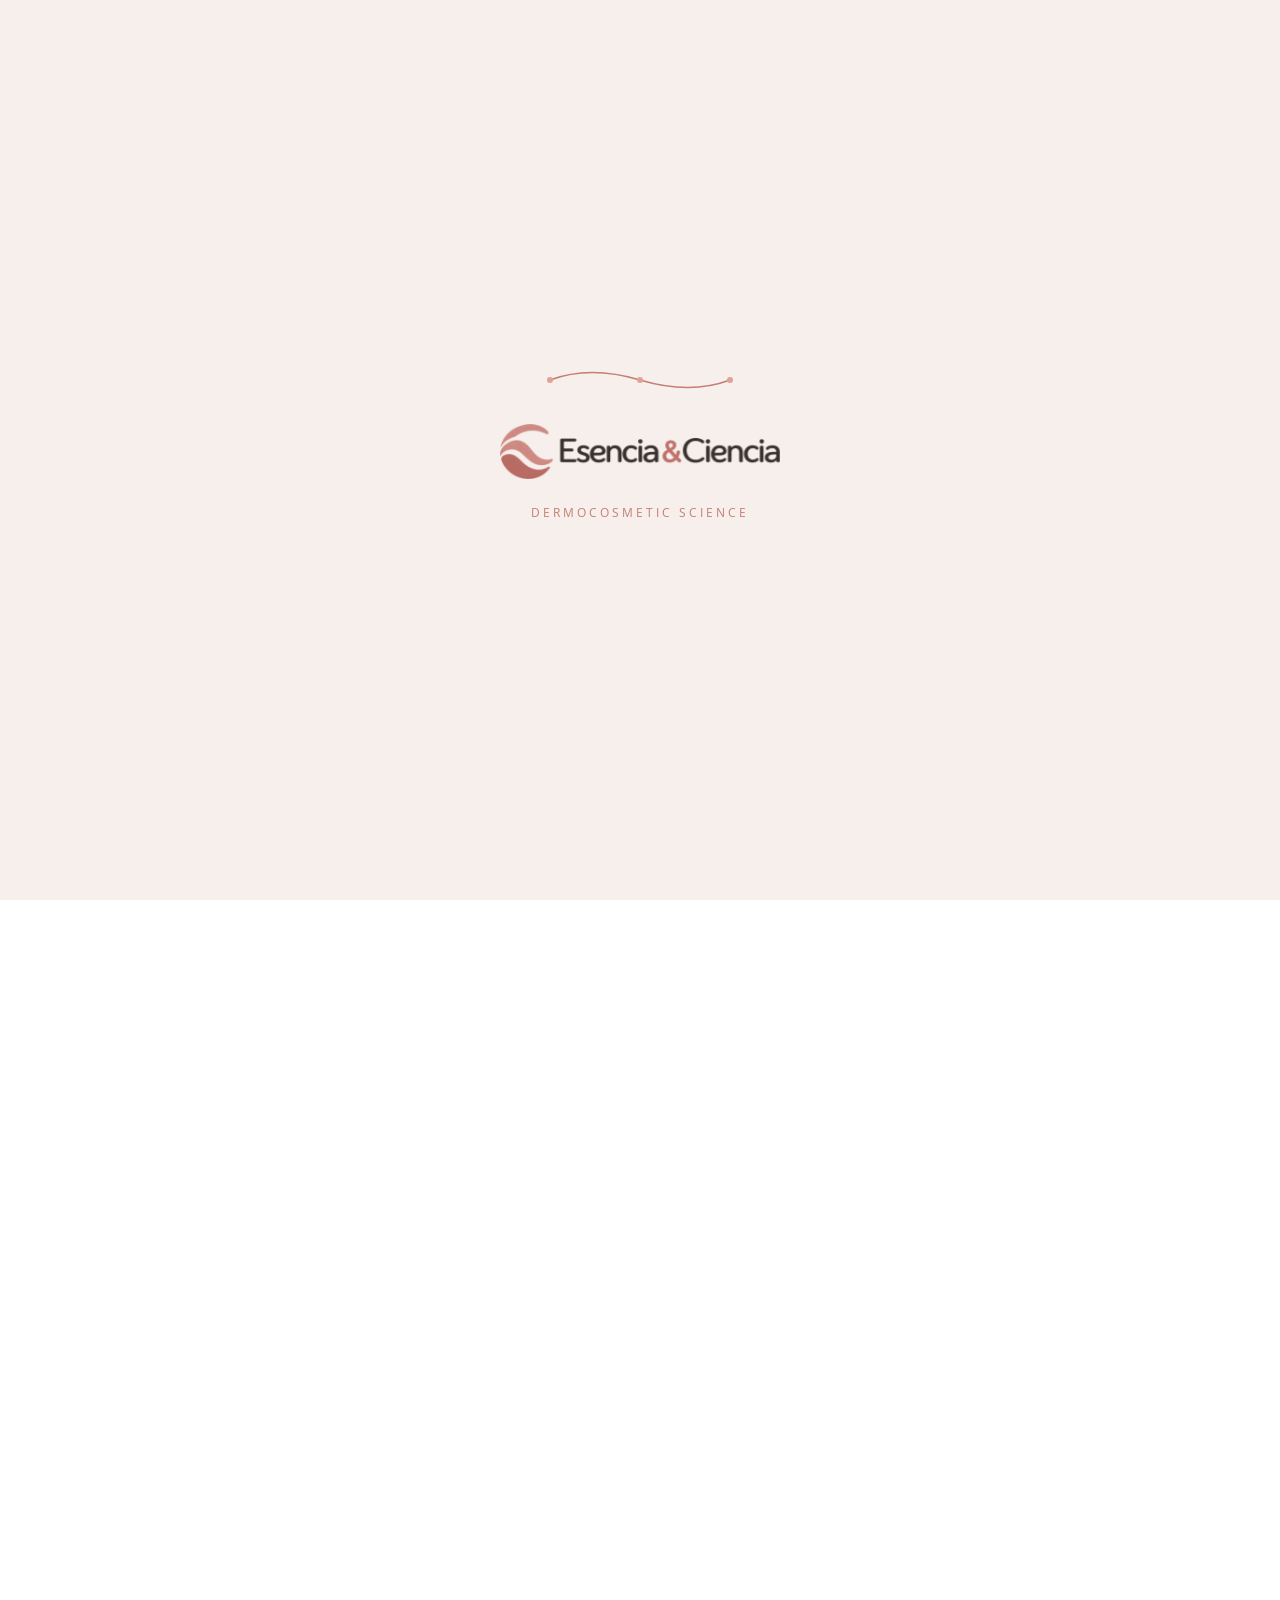
<file: Main/index.html>
<!DOCTYPE html>
<html lang="es">
<head>
    <meta charset="UTF-8">
    <meta name="viewport" content="width=device-width, initial-scale=1.0">
    <title>Inicio - Ciencia & Esencia</title>
    <link rel="stylesheet" href="../styles.css">
    <link rel="icon" type="image/png" sizes="32x32" href="../imagenes/logotipo/favicon-32.png">
</head>

<!-- La clase "cargando" mantiene el scroll bloqueado y el contenido preparado hasta que el JS la quite -->
<body id="inicio-pagina" class="cargando">
  <header class="encabezado">
    <nav>
      <a href="index.html" class="nav-logo" aria-label="Esencia &amp; Ciencia — Inicio">
        <img src="../imagenes/logotipo/logo-principal.webp" alt="Esencia &amp; Ciencia" width="1200" height="236">
      </a>
      <ul class="nav-menu">
        <li><a href="index.html" class="activo">Inicio</a></li>
        <li><a href="nosotros.html">Nosotros</a></li>
        <li><a href="filosofia.html">Filosofía</a></li>
        <li><a href="productos.html">Productos</a></li>
        <li><a href="servicios.html">Servicios</a></li>
        <li><a href="contacto.html">Contacto</a></li>
      </ul>
    </nav>
  </header>


    <!-- ========================================== -->
    <!-- PRELOADER (Solo en Index, justo al inicio) -->
    <!-- ========================================== -->
    <div class="preloader" id="preloader" aria-hidden="true">
        <div class="preloader-contenido">
            <svg class="molecula-svg" viewBox="0 0 200 40" xmlns="http://www.w3.org/2000/svg">
                <path class="trazo-molecular" d="M 10 20 Q 50 5, 100 20 T 190 20" fill="none" stroke="#c67d72" stroke-width="1.5" stroke-linecap="round" />
                <circle class="nodo-molecular" cx="10" cy="20" r="3" fill="#dfa297" />
                <circle class="nodo-molecular" cx="100" cy="20" r="3" fill="#dfa297" />
                <circle class="nodo-molecular" cx="190" cy="20" r="3" fill="#dfa297" />
            </svg>
            <img src="../imagenes/logotipo/logo-principal.webp" alt="Esencia & Ciencia" class="preloader-logo" width="280" height="55">
            <p class="preloader-texto">Dermocosmetic Science</p>
        </div>
    </div>

    <main>
        <section class="hero">
            <div class="container hero-grid">
                <div class="hero-text">
                    <p class="eyebrow">CIENCIA & ESENCIA</p>
                    <h1>Entiende tu piel.<br><span>Cuídala con ciencia.</span></h1>
                    <p>Dermocosmética basada en conocimiento, criterio profesional y cuidado personalizado.</p>
                    <div class="hero-buttons">
                        <a href="productos.html" class="btn">Explorar productos</a>
                        <a href="servicios.html" class="btn btn-outline">Conocer servicios</a>
                    </div>
                </div>
                <div class="hero-photo">
                    <div class="photo-border"></div>
                    <img src="../imagenes/fundadora.png" alt="Dra. Audry Fabiola Godoy López">
                </div>
            </div>
        </section>

        <section class="section intro">
            <div class="container two-columns">
                <div>
                    <p class="eyebrow">SOBRE MEY</p>
                    <h2>La ciencia detrás del cuidado de tu piel.</h2>
                </div>
                <div>
                    <p>Ciencia & Esencia es un espacio especializado en dermocosmética y cuidado de la piel, creado desde la visión farmacéutica y el conocimiento científico de la piel.</p>
                    <p>Ofrecemos productos dermocosméticos seleccionados de laboratorios especializados, acompañados de asesoría personalizada.</p>
                    <a class="text-link" href="nosotros.html">Conoce nuestra historia →</a>
                </div>
            </div>
        </section>

        <section class="section fondo-oscuro ">
            <div class="container center">
                <p class="eyebrow">NUESTRO ENFOQUE</p>
                <h2>Ciencia, educación y personalización.</h2>
                <p class="max-text">Queremos que el cuidado de la piel sea efectivo, consciente y sencillo de incorporar a la vida cotidiana.</p>
                <a href="filosofia.html" class="btn btn-light">Descubrir nuestra filosofía</a>
            </div>
        </section>

        <section class="section">
            <div class="container">
                <div class="section-title-row">
                    <div>
                        <p class="eyebrow">CATEGORÍAS</p>
                        <h2>Productos para diferentes necesidades.</h2>
                    </div>
                    <a href="productos.html" class="text-link">Ver catálogo →</a>
                </div>
                <div class="mini-grid oculto-izquierda">
                    <article><span>01</span><h3>Limpieza</h3><p>Preparar y limpiar la piel.</p></article>
                    <article><span>02</span><h3>Hidratación</h3><p>Mantener confort y equilibrio.</p></article>
                    <article><span>03</span><h3>Protección solar</h3><p>Fotoprotección diaria.</p></article>
                    <article><span>04</span><h3>Tratamientos</h3><p>Opciones según necesidades específicas.</p></article>
                </div>
            </div>
        </section>

    <section class="cta">
        <div class="container center">
            <p class="eyebrow">CIENCIA & ESENCIA</p>
            <h2>Tu piel merece una rutina con propósito.</h2>
            <a href="contacto.html" class="btn btn-light">Hablar con Nosotros</a>
        </div>
    </section>
</main>
       <!-- PIE DE PÁGINA -->
<footer class="footer-sitio">
    <div class="contenedor">
        <div class="footer-columnas">

            <!-- Logo y redes -->
            <div class="footer-marca">
                <a
                    class="footer-logo"
                    href="index.html"
                    aria-label="Esencia y Ciencia — Inicio"
                >
                    <img
                        src="../imagenes/logotipo/logo-principal.webp"
                        alt="Esencia &amp; Ciencia"
                    >
                </a>

                <ul class="footer-redes" aria-label="Redes sociales y contacto">
                    <li>
                        <button
                            class="footer-social"
                            type="button"
                            aria-label="Facebook"
                            title="Facebook"
                        >
                            <img
                                class="footer-icono"
                                src="../imagenes/iconos/facebook.svg"
                                alt=""
                            >
                        </button>
                    </li>

                    <li>
                        <button
                            class="footer-social"
                            type="button"
                            aria-label="Instagram"
                            title="Instagram"
                        >
                            <img
                                class="footer-icono"
                                src="../imagenes/iconos/instagram.svg"
                                alt=""
                            >
                        </button>
                    </li>

                    <li>
                        <button
                            class="footer-social"
                            type="button"
                            aria-label="WhatsApp"
                            title="WhatsApp"
                        >
                            <img
                                class="footer-icono"
                                src="../imagenes/iconos/whatsapp.svg"
                                alt=""
                            >
                        </button>
                    </li>

                    <li>
                        <button
                            class="footer-social"
                            type="button"
                            aria-label="Correo electrónico"
                            title="Correo electrónico"
                        >
                            <img
                                class="footer-icono"
                                src="../imagenes/iconos/correo.svg"
                                alt=""
                            >
                        </button>
                    </li>
                </ul>
            </div>

            <!-- Navegación -->
            <nav
                class="footer-navegacion"
                aria-label="Navegación del pie de página"
            >
                <h2>Explora</h2>

                <ul>
                    <li><a href="nosotros.html">Nosotros</a></li>
                    <li><a href="filosofia.html">Filosofía</a></li>
                    <li><a href="productos.html">Productos</a></li>
                    <li><a href="servicios.html">Servicios</a></li>
                    <li><a href="contacto.html">Contacto</a></li>
                </ul>
            </nav>

            <!-- Ubicaciones -->
            <div class="footer-ubicaciones">
                <h2>Visítanos</h2>

                <ul>
                    <li>
                        <a href="contacto.html#ubicaciones">
                            <span class="footer-local">Upala centro</span>
                            <span class="footer-direccion">
                                Upala, Alajuela
                            </span>
                        </a>
                    </li>

                    <li>
                        <a href="contacto.html#ubicaciones">
                            <span class="footer-local">Ciudad Quesada</span>
                            <span class="footer-direccion">
                                San Carlos, Alajuela
                            </span>
                        </a>
                    </li>
                </ul>
            </div>
        </div>

        <!-- Cierre -->
        <div class="footer-cierre">
            <small>© 2026 Esencia &amp; Ciencia.   Todos los derechos reservados.</small>

            <a class="footer-volver" href="#inicio-pagina">
                Volver arriba
                <span aria-hidden="true">↑</span>
            </a>
        </div>
    </div>
</footer>

    <!-- SCRIPT DEL PRELOADER ACTUALIZADO -->
    <script>
        document.addEventListener("DOMContentLoaded", () => {
            const preloader = document.getElementById('preloader');
            const body = document.body;

            if (!preloader) {
                body.classList.remove('cargando');
                return;
            }

            // Calculamos el tiempo mínimo (3s) para que el SVG termine de dibujarse.
            const tiempoMinimo = 3000;
            const inicioAnimacion = Date.now();

            function ejecutarSalida() {
                const tiempoTranscurrido = Date.now() - inicioAnimacion;
                const tiempoRestante = Math.max(0, tiempoMinimo - tiempoTranscurrido);

                setTimeout(() => {
                    // 1. Iniciamos el desvanecimiento del preloader
                    preloader.classList.add('oculto');

                    // 2. Liberamos el scroll y disparamos la animación del contenido
                    body.classList.remove('cargando');

                    // 3. Removemos el nodo del DOM tras la transición (0.8s = 800ms)
                    setTimeout(() => {
                        if (preloader.parentNode) preloader.remove();
                    }, 800);

                }, tiempoRestante);
            }

            // Esperar a que la página cargue por completo (imágenes, fuentes)
            if (document.readyState === 'complete') {
                ejecutarSalida();
            } else {
                window.addEventListener('load', ejecutarSalida);
            }

            // Fallback de seguridad estricto por si falla la red
            setTimeout(ejecutarSalida, 6000);
        });
    </script>

    <!-- SCRIPT DE ANIMACIONES AL SCROLL (Se mantiene igual) -->
    <script>
        const elementosAnimables = document.querySelectorAll('.oculto-arriba, .oculto-zoom, .oculto-izquierda, .oculto-derecha');
        const observador = new IntersectionObserver((entradas) => {
            entradas.forEach(entrada => {
                if (entrada.isIntersecting) {
                    entrada.target.classList.add('mostrar-scroll');
                    observador.unobserve(entrada.target);
                }
            });
        }, { threshold: 0.15 });

        elementosAnimables.forEach(elemento => { observador.observe(elemento); });
    </script>
</body>
</html>
</file>
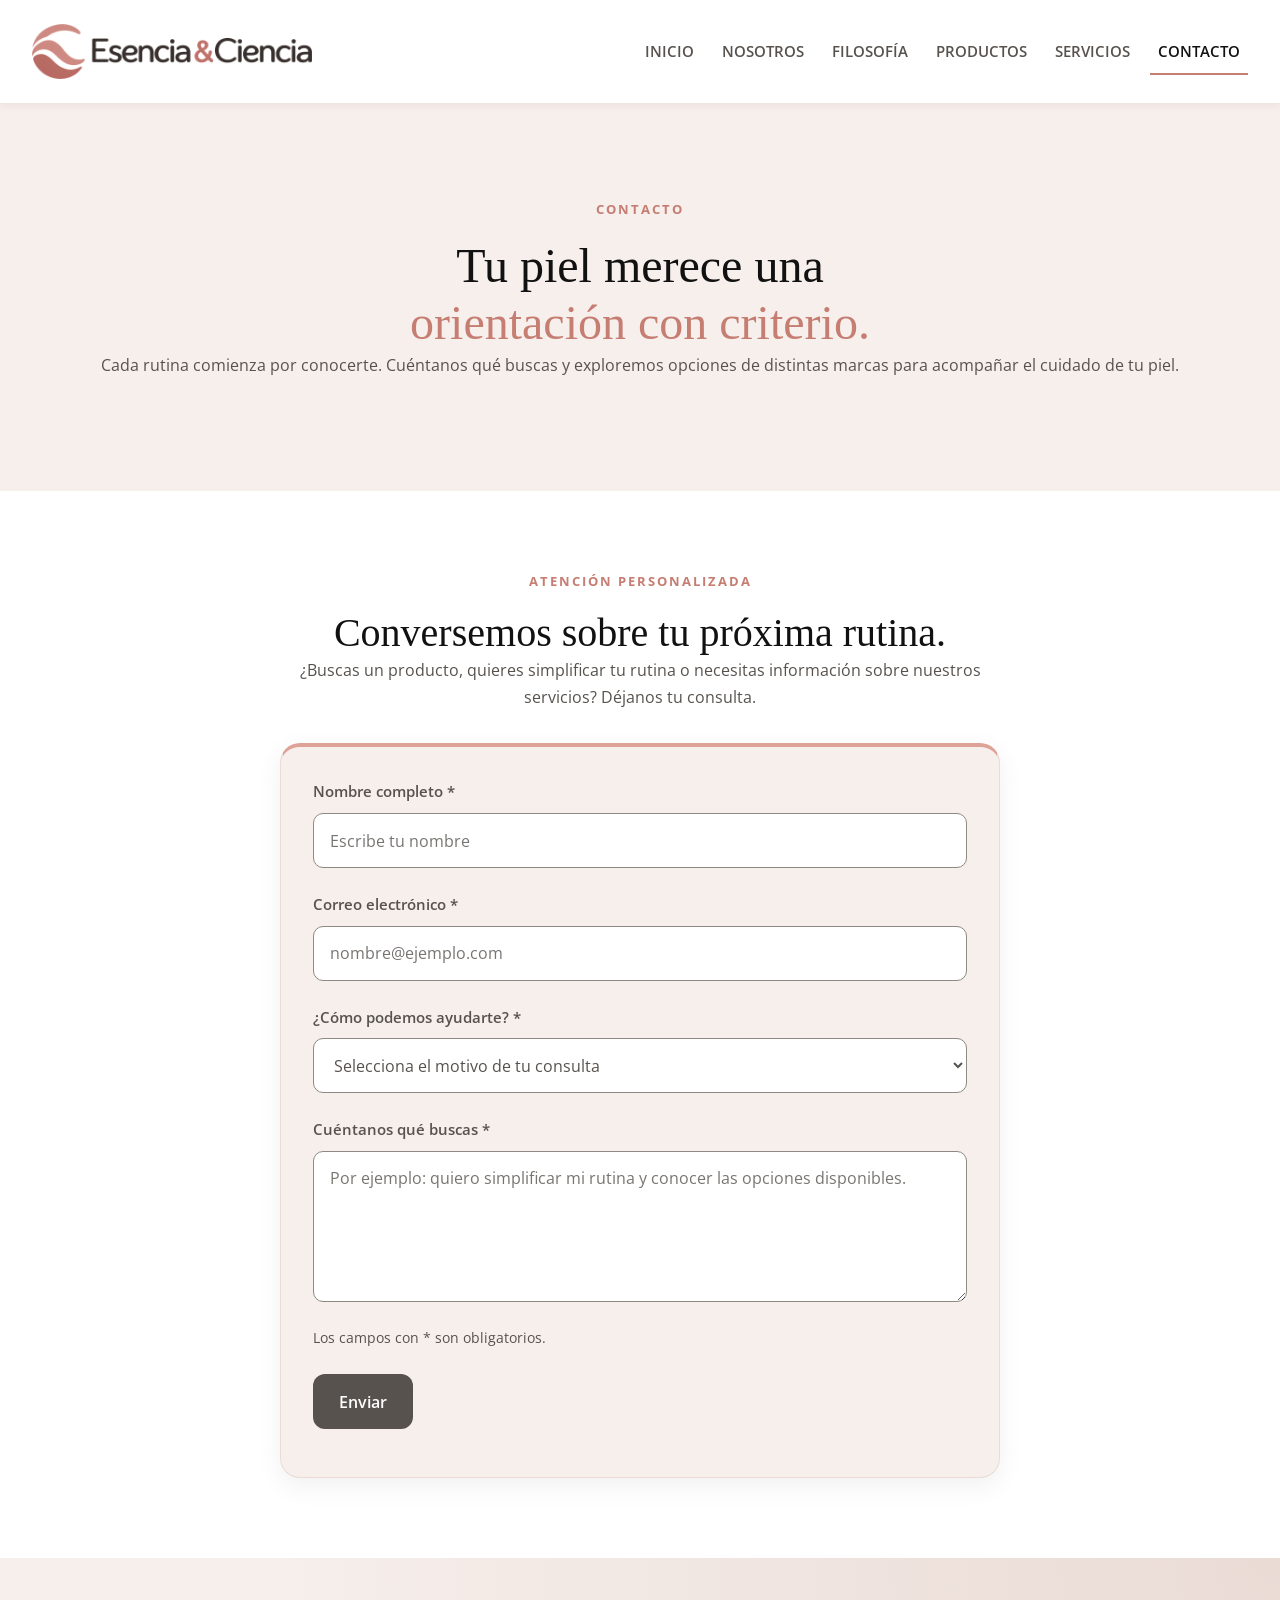
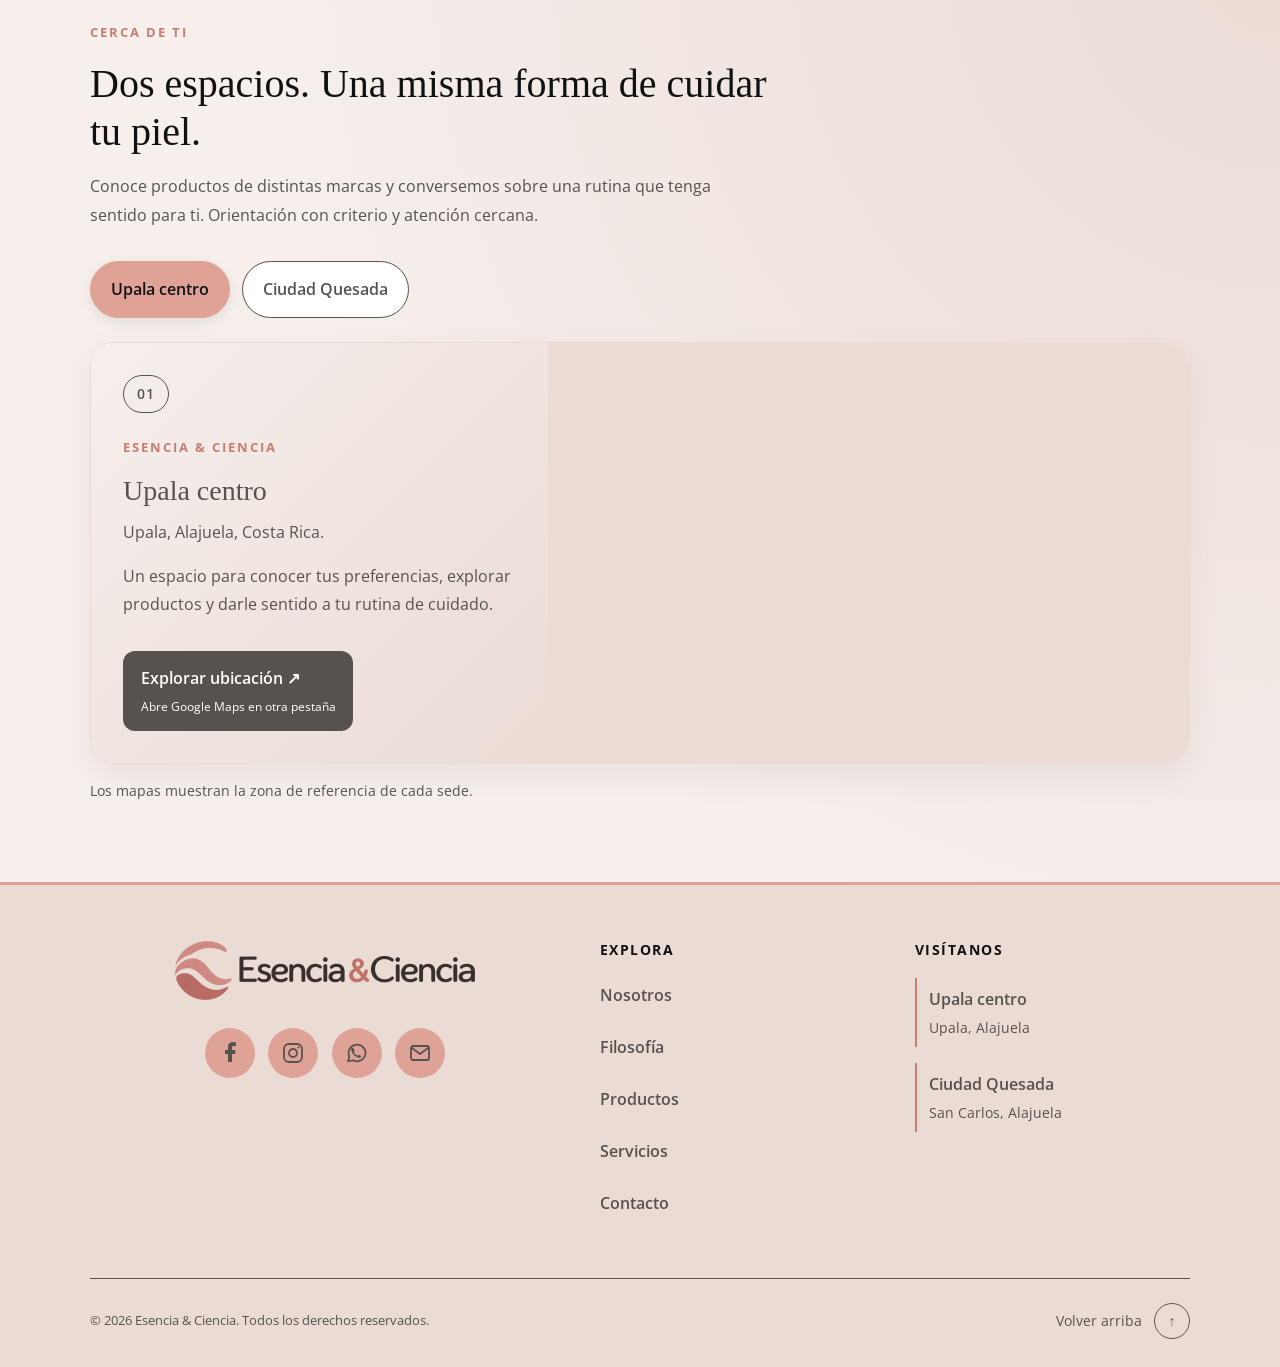
<file: Main/contacto.html>
<!DOCTYPE html>
<html lang="es">
    <head>
        <meta charset="UTF-8">
        <meta name="viewport" content="width=device-width, initial-scale=1.0">
        <title>Contacto - Esencia &amp; Ciencia</title>
        <link rel="stylesheet" href="../styles.css">
        <link
            rel="icon"
            type="image/png"
            sizes="32x32"
            href="../imagenes/logotipo/favicon-32.png"
        >
    </head>

    <body id="inicio-pagina">

        <!-- Encabezado y navegación -->
        <header class="encabezado">
            <nav>
                <a
                    href="index.html"
                    class="nav-logo"
                    aria-label="Esencia &amp; Ciencia — Inicio"
                >
                    <img
                        src="../imagenes/logotipo/logo-principal.webp"
                        alt="Esencia &amp; Ciencia"
                        width="1200"
                        height="236"
                    >
                </a>
                <ul class="nav-menu">
                    <li>
                        <a href="index.html">
                            Inicio
                        </a>
                    </li>
                    <li>
                        <a href="nosotros.html">
                            Nosotros
                        </a>
                    </li>
                    <li>
                        <a href="filosofia.html">
                            Filosofía
                        </a>
                    </li>
                    <li>
                        <a href="productos.html">
                            Productos
                        </a>
                    </li>
                    <li>
                        <a href="servicios.html">
                            Servicios
                        </a>
                    </li>
                    <li>
                        <a href="contacto.html" class="activo" aria-current="page">
                            Contacto
                        </a>
                    </li>
                </ul>
            </nav>
        </header>

        <main>

            <!-- Presentación de Contacto -->
            <section class="seccion-hero">
                <div class="contenedor centrado">
                    <p class="etiqueta">
                        CONTACTO
                    </p>
                    <h1>
                        Tu piel merece una
                        <br>
                        <span class="texto-acento">
                            orientación con criterio.
                        </span>
                    </h1>
                    <p>
                        Cada rutina comienza por conocerte. Cuéntanos qué buscas
                        y exploremos opciones de distintas marcas para acompañar
                        el cuidado de tu piel.
                    </p>
                </div>
            </section>

            <!-- Formulario de contacto -->
            <section class="seccion-espaciada seccion-contacto" aria-labelledby="titulo-formulario">
                <div class="contenedor">
                    <div class="introduccion-contacto">
                        <p class="etiqueta">
                            ATENCIÓN PERSONALIZADA
                        </p>
                        <h2 id="titulo-formulario">
                            Conversemos sobre tu próxima rutina.
                        </h2>
                        <p>
                            ¿Buscas un producto, quieres simplificar tu rutina
                            o necesitas información sobre nuestros servicios?
                            Déjanos tu consulta.
                        </p>
                    </div>
                    <form
                        class="formulario-contacto"
                        aria-labelledby="titulo-formulario"
                        aria-describedby="nota-formulario"
                    >
                        <div class="campo-formulario">
                            <label for="nombre">
                                Nombre completo *
                            </label>
                            <input
                                type="text"
                                id="nombre"
                                name="nombre"
                                placeholder="Escribe tu nombre"
                                autocomplete="name"
                                required
                            >
                        </div>
                        <div class="campo-formulario">
                            <label for="correo">
                                Correo electrónico *
                            </label>
                            <input
                                type="email"
                                id="correo"
                                name="correo"
                                placeholder="nombre@ejemplo.com"
                                autocomplete="email"
                                required
                            >
                        </div>
                        <div class="campo-formulario">
                            <label for="motivo">
                                ¿Cómo podemos ayudarte? *
                            </label>
                            <select id="motivo" name="motivo" required>
                                <option value="" disabled selected>
                                    Selecciona el motivo de tu consulta
                                </option>
                                <option value="asesoria">
                                    Asesoría para mi rutina
                                </option>
                                <option value="productos">
                                    Información sobre productos
                                </option>
                                <option value="pedidos">
                                    Consulta sobre pedidos
                                </option>
                                <option value="otra">
                                    Otra consulta
                                </option>
                            </select>
                        </div>
                        <div class="campo-formulario">
                            <label for="mensaje">
                                Cuéntanos qué buscas *
                            </label>
                            <textarea
                                id="mensaje"
                                name="mensaje"
                                rows="5"
                                maxlength="1000"
                                placeholder="Por ejemplo: quiero simplificar mi rutina y conocer las opciones disponibles."
                                required
                            ></textarea>
                        </div>
                        <p id="nota-formulario" class="nota-formulario">
                            Los campos con * son obligatorios.
                        </p>
                        <button type="submit" class="boton-contacto">
                            Enviar
                        </button>
                        <p id="respuesta-formulario" role="status" aria-live="polite"></p>
                    </form>
                </div>
            </section>

            <!-- UBICACIONES -->
            <section class="seccion-sedes" id="ubicaciones" aria-labelledby="titulo-sedes">
                <div class="contenedor">
                    <div class="introduccion-sedes">
                        <p class="etiqueta">
                            CERCA DE TI
                        </p>
                        <h2 id="titulo-sedes">
                            Dos espacios. Una misma forma de cuidar tu piel.
                        </h2>
                        <p>
                            Conoce productos de distintas marcas y conversemos
                            sobre una rutina que tenga sentido para ti.
                            Orientación con criterio y atención cercana.
                        </p>
                    </div>
                    <div class="selector-sedes" role="group" aria-label="Elige una sede">
                        <button
                            class="boton-sede"
                            type="button"
                            aria-pressed="true"
                            aria-controls="sede-upala"
                            data-sede="sede-upala"
                        >
                            Upala centro
                        </button>
                        <button
                            class="boton-sede"
                            type="button"
                            aria-pressed="false"
                            aria-controls="sede-quesada"
                            data-sede="sede-quesada"
                        >
                            Ciudad Quesada
                        </button>
                    </div>
                    <article
                        class="panel-sede"
                        id="sede-upala"
                        aria-labelledby="titulo-upala"
                    >
                        <div class="informacion-sede">
                            <span class="numero-sede" aria-hidden="true">
                                01
                            </span>
                            <p class="etiqueta">
                                ESENCIA &amp; CIENCIA
                            </p>
                            <h3 id="titulo-upala">
                                Upala centro
                            </h3>
                            <address>
                                Upala, Alajuela, Costa Rica.
                            </address>
                            <p>
                                Un espacio para conocer tus preferencias, explorar
                                productos y darle sentido a tu rutina de cuidado.
                            </p>
                            <a
                                class="enlace-sede"
                                href="https://www.google.com/maps/search/?api=1&amp;query=Upala%2C%20Alajuela%2C%20Costa%20Rica"
                                target="_blank"
                                rel="noopener noreferrer"
                            >
                                Explorar ubicación
                                <span aria-hidden="true">
                                    ↗
                                </span>
                                <span class="detalle-enlace">
                                    Abre Google Maps en otra pestaña
                                </span>
                            </a>
                        </div>
                        <div class="mapa-sede">
                            <iframe
                                title="Mapa de la zona de Upala, Alajuela"
                                src="https://www.google.com/maps/embed?pb=!1m18!1m12!1m3!1d15671.456264090613!2d-85.02720714689995!3d10.897933828131434!2m3!1f0!2f0!3f0!3m2!1i1024!2i768!4f13.1!3m3!1m2!1s0x8f75498160737249%3A0x6da06feef33a6933!2sProvincia%20de%20Alajuela%2C%20Upala!5e0!3m2!1ses-419!2scr!4v1790555626852!5m2!1ses-419!2scr"
                                loading="lazy"
                                referrerpolicy="strict-origin-when-cross-origin"
                                allowfullscreen
                            >
                            </iframe>
                        </div>
                    </article>
                    <article
                        class="panel-sede"
                        id="sede-quesada"
                        aria-labelledby="titulo-quesada"
                        hidden
                    >
                        <div class="informacion-sede">
                            <span class="numero-sede" aria-hidden="true">
                                02
                            </span>
                            <p class="etiqueta">
                                ESENCIA &amp; CIENCIA
                            </p>
                            <h3 id="titulo-quesada">
                                Ciudad Quesada
                            </h3>
                            <address>
                                Ciudad Quesada, San Carlos, Alajuela, Costa Rica.
                            </address>
                            <p>
                                Descubre opciones de distintas marcas y recibe
                                orientación para elegir con confianza tu próximo
                                paso en el cuidado de la piel.
                            </p>
                            <a
                                class="enlace-sede"
                                href="https://www.google.com/maps/search/?api=1&amp;query=Ciudad%20Quesada%2C%20Alajuela%2C%20Costa%20Rica"
                                target="_blank"
                                rel="noopener noreferrer"
                            >
                                Explorar ubicación
                                <span aria-hidden="true">
                                    ↗
                                </span>
                                <span class="detalle-enlace">
                                    Abre Google Maps en otra pestaña
                                </span>
                            </a>
                        </div>
                        <div class="mapa-sede">
                            <iframe
                                title="Mapa de la zona de Ciudad Quesada, Alajuela"
                                src="https://www.google.com/maps/embed?pb=!1m18!1m12!1m3!1d31401.29033418222!2d-84.44411227305005!3d10.328974096794283!2m3!1f0!2f0!3f0!3m2!1i1024!2i768!4f13.1!3m3!1m2!1s0x8fa065f26425a581%3A0xe36bb83779dd2b95!2sProvincia%20de%20Alajuela%2C%20Cd%20Quesada!5e0!3m2!1ses-419!2scr!4v1790555680296!5m2!1ses-419!2scr"
                                loading="lazy"
                                referrerpolicy="strict-origin-when-cross-origin"
                                allowfullscreen
                            >
                            </iframe>
                        </div>
                    </article>
                    <p class="referencia-sedes">
                        Los mapas muestran la zona de referencia de cada sede.
                    </p>
                </div>
            </section>
        </main>


        <!-- PIE DE PÁGINA -->
<footer class="footer-sitio">
    <div class="contenedor">
        <div class="footer-columnas">

            <!-- Logo y redes -->
            <div class="footer-marca">
                <a
                    class="footer-logo"
                    href="index.html"
                    aria-label="Esencia y Ciencia — Inicio"
                >
                    <img
                        src="../imagenes/logotipo/logo-principal.webp"
                        alt="Esencia &amp; Ciencia"
                    >
                </a>

                <ul class="footer-redes" aria-label="Redes sociales y contacto">
                    <li>
                        <button
                            class="footer-social"
                            type="button"
                            aria-label="Facebook"
                            title="Facebook"
                        >
                            <img
                                class="footer-icono"
                                src="../imagenes/iconos/facebook.svg"
                                alt=""
                            >
                        </button>
                    </li>

                    <li>
                        <button
                            class="footer-social"
                            type="button"
                            aria-label="Instagram"
                            title="Instagram"
                        >
                            <img
                                class="footer-icono"
                                src="../imagenes/iconos/instagram.svg"
                                alt=""
                            >
                        </button>
                    </li>

                    <li>
                        <button
                            class="footer-social"
                            type="button"
                            aria-label="WhatsApp"
                            title="WhatsApp"
                        >
                            <img
                                class="footer-icono"
                                src="../imagenes/iconos/whatsapp.svg"
                                alt=""
                            >
                        </button>
                    </li>

                    <li>
                        <button
                            class="footer-social"
                            type="button"
                            aria-label="Correo electrónico"
                            title="Correo electrónico"
                        >
                            <img
                                class="footer-icono"
                                src="../imagenes/iconos/correo.svg"
                                alt=""
                            >
                        </button>
                    </li>
                </ul>
            </div>

            <!-- Navegación -->
            <nav
                class="footer-navegacion"
                aria-label="Navegación del pie de página"
            >
                <h2>Explora</h2>

                <ul>
                    <li><a href="nosotros.html">Nosotros</a></li>
                    <li><a href="filosofia.html">Filosofía</a></li>
                    <li><a href="productos.html">Productos</a></li>
                    <li><a href="servicios.html">Servicios</a></li>
                    <li><a href="contacto.html">Contacto</a></li>
                </ul>
            </nav>

            <!-- Ubicaciones -->
            <div class="footer-ubicaciones">
                <h2>Visítanos</h2>

                <ul>
                    <li>
                        <a href="contacto.html#ubicaciones">
                            <span class="footer-local">Upala centro</span>
                            <span class="footer-direccion">
                                Upala, Alajuela
                            </span>
                        </a>
                    </li>

                    <li>
                        <a href="contacto.html#ubicaciones">
                            <span class="footer-local">Ciudad Quesada</span>
                            <span class="footer-direccion">
                                San Carlos, Alajuela
                            </span>
                        </a>
                    </li>
                </ul>
            </div>
        </div>

        <!-- Cierre -->
        <div class="footer-cierre">
            <small>© 2026 Esencia &amp; Ciencia.   Todos los derechos reservados.</small>

            <a class="footer-volver" href="#inicio-pagina">
                Volver arriba
                <span aria-hidden="true">↑</span>
            </a>
        </div>
    </div>
</footer>
        <script>
            const formulario = document.querySelector(".formulario-contacto");
            const respuesta = document.querySelector("#respuesta-formulario");

            // Valida los campos y simula el envío sin mandar datos a un servidor.
            formulario.addEventListener("submit", function (evento) {
                evento.preventDefault();
                respuesta.textContent = "";
                // Quita los espacios sobrantes antes de validar.
            const mensaje = document.querySelector("#mensaje");
            mensaje.value = mensaje.value.trim();

                if (formulario.reportValidity()) {
                  // Limpia los campos después de validar.
                  formulario.reset();

                  // Mantiene visible la confirmación.
                  respuesta.textContent = "¡Enviado!";
                }
            });

            // Borra la confirmación cuando se modifica algún campo.
            formulario.addEventListener("input", function () {
                respuesta.textContent = "";
            });

            formulario.addEventListener("change", function () {
                respuesta.textContent = "";
            });

            // La validación del navegador puede detener el envío antes del submit.
            formulario.addEventListener("invalid", function () {
                respuesta.textContent = "";
            }, true);
        </script>
        <script>
            // Muestra la sede elegida y oculta la otra.
            const botonesSede = document.querySelectorAll(".boton-sede");
            const panelesSede = document.querySelectorAll(".panel-sede");

            botonesSede.forEach(function (boton) {
                boton.addEventListener("click", function () {
                    const sedeSeleccionada = boton.dataset.sede;

                    botonesSede.forEach(function (otroBoton) {
                        const estaSeleccionado = otroBoton === boton;

                        otroBoton.setAttribute(
                            "aria-pressed",
                            String(estaSeleccionado)
                        );
                    });

                    panelesSede.forEach(function (panel) {
                        panel.hidden = panel.id !== sedeSeleccionada;
                    });
                });
            });
        </script>
    </body>
</html>
</file>
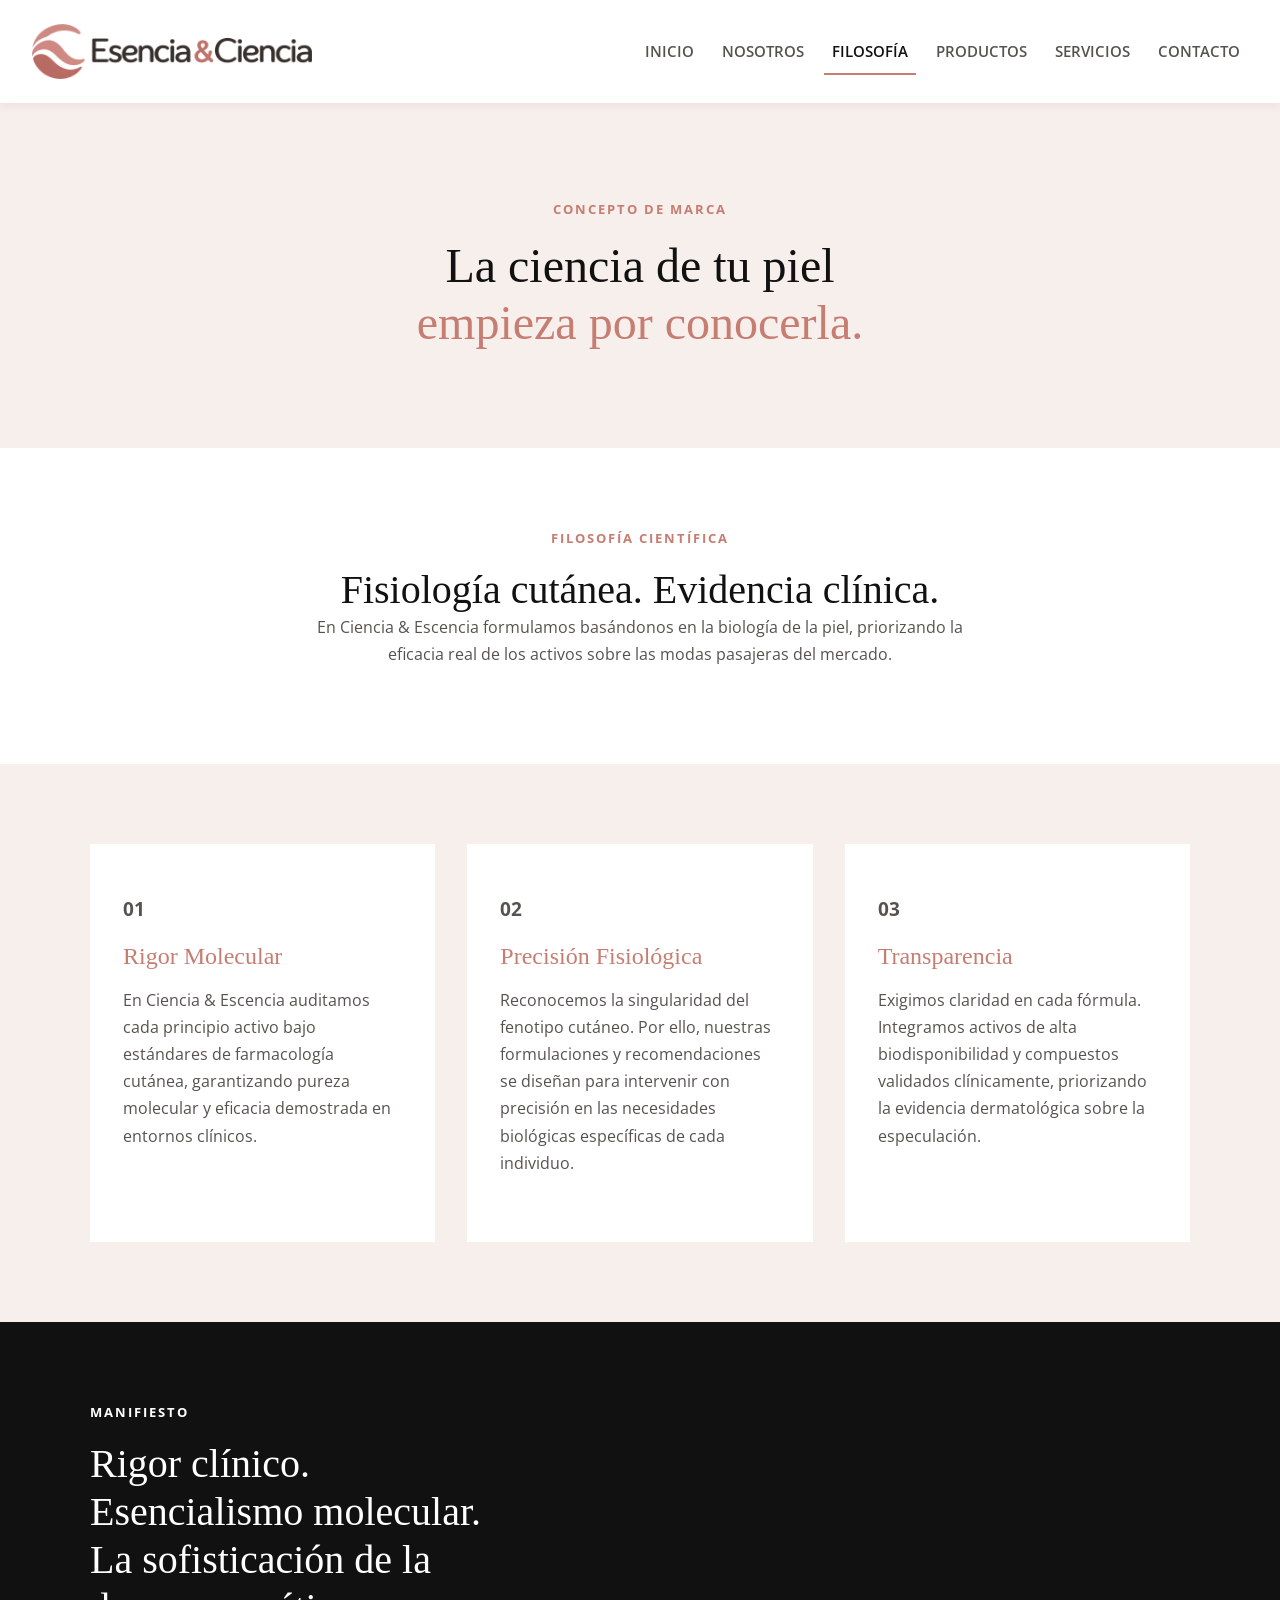
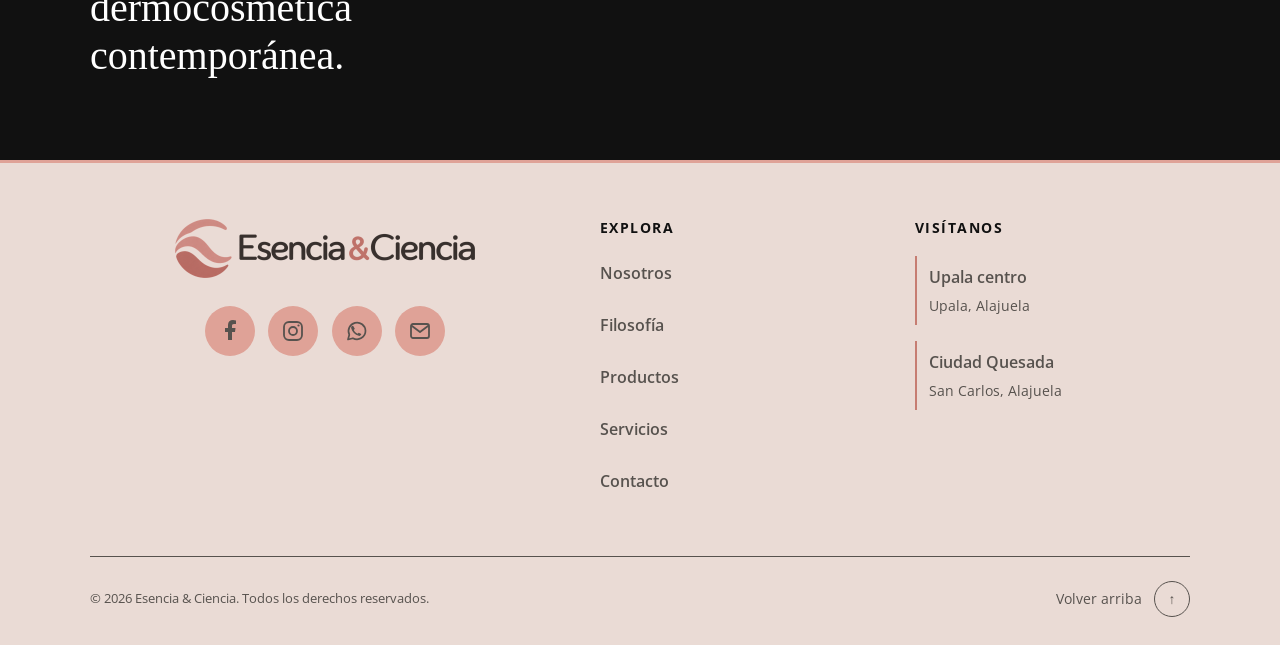
<file: Main/filosofia.html>
<!DOCTYPE html>
<html lang="es">
<head>
    <meta charset="UTF-8">
    <meta name="viewport" content="width=device-width, initial-scale=1.0">
    <title>Filosofia - Ciencia & Escencia</title>
    <link rel="stylesheet" href="../styles.css">
    <link rel="icon" type="image/png" sizes="32x32"
    href="../imagenes/logotipo/favicon-32.png">
</head>
<body id="inicio-pagina">

    <!-- Encabezado con el menú principal del sitio. -->
    <header class="encabezado">
        <!-- Desde aquí se puede ir al inicio o a cualquiera de las otras secciones. -->
        <nav>
            <!-- El logo también funciona como acceso directo al inicio. -->
            <a href="index.html" class="nav-logo" aria-label="Esencia &amp; Ciencia — Inicio">
                <img src="../imagenes/logotipo/logo-principal.webp" alt="Esencia &amp; Ciencia" width="1200" height="236">
            </a>
            <!-- Enlaces a las páginas principales. -->
            <ul class="nav-menu">
                <li><a href="index.html">Inicio</a></li>
                <li><a href="nosotros.html">Nosotros</a></li>
                <!-- La clase "activo" resalta la página actual en el menú. -->
                <li><a href="filosofia.html" class="activo">Filosofía</a></li>
                <li><a href="productos.html">Productos</a></li>
                <li><a href="servicios.html">Servicios</a></li>
                <li><a href="contacto.html">Contacto</a></li>
            </ul>
        </nav>
    </header>

    <main>
        <!-- La idea principal de la página: para cuidar la piel, primero hay que conocerla. -->
        <section class="seccion-hero">
            <div class="contenedor centrado">
                <p class="etiqueta">CONCEPTO DE MARCA</p>
                <h1>La ciencia de tu piel <br> <span class="texto-acento">empieza por conocerla.</span></h1>
            </div>
        </section>

        <!-- Aquí resumimos el enfoque antes de explicar sus pilares. -->
        <section class="seccion-espaciada">
            <div class="contenedor centrado contenedor-reducido oculto-arriba">
                <p class="etiqueta">FILOSOFÍA CIENTÍFICA</p>
                <h2>Fisiología cutánea. Evidencia clínica.</h2>
                <p>En Ciencia & Escencia formulamos basándonos en la biología de la piel, priorizando la eficacia real de los activos sobre las modas pasajeras del mercado.</p>
            </div>
        </section>

        <!-- Estos son los tres criterios que guían nuestras recomendaciones. -->
        <section class="seccion-espaciada fondo-secundario">
            <div class="contenedor cuadricula-pilares">
                <article class="pilar oculto-arriba retraso-1">
                    <span class="numero">01</span>
                    <h3 class="texto-acento">Rigor Molecular</h3>
                    <p>En Ciencia & Escencia auditamos cada principio activo bajo estándares de farmacología cutánea, garantizando pureza molecular y eficacia demostrada en entornos clínicos.</p>
                </article>
                <article class="pilar oculto-arriba retraso-2">
                    <span class="numero">02</span>
                    <h3 class="texto-acento">Precisión Fisiológica</h3>
                    <p>Reconocemos la singularidad del fenotipo cutáneo. Por ello, nuestras formulaciones y recomendaciones se diseñan para intervenir con precisión en las necesidades biológicas específicas de cada individuo.</p>
                </article>
                <article class="pilar oculto-arriba retraso-3">
                    <span class="numero">03</span>
                    <h3 class="texto-acento">Transparencia</h3>
                    <p>Exigimos claridad en cada fórmula. Integramos activos de alta biodisponibilidad y compuestos validados clínicamente, priorizando la evidencia dermatológica sobre la especulación.</p>
                </article>
            </div>
        </section>

        <!-- Cerramos con una frase que resume la identidad de la marca. -->
        <section class="seccion-espaciada fondo-oscuro">
            <div class="contenedor cuadricula-historia">
                <div class="oculto-izquierda">
                    <p class="etiqueta">MANIFIESTO</p>
                    <h2>Rigor clínico. Esencialismo molecular. La sofisticación de la dermocosmética contemporánea.</h2>
                </div>
            </div>
        </section>
    </main>

    <!-- PIE DE PÁGINA -->
<footer class="footer-sitio">
    <div class="contenedor">
        <div class="footer-columnas">

            <!-- Logo y redes -->
            <div class="footer-marca">
                <a
                    class="footer-logo"
                    href="index.html"
                    aria-label="Esencia y Ciencia — Inicio"
                >
                    <img
                        src="../imagenes/logotipo/logo-principal.webp"
                        alt="Esencia &amp; Ciencia"
                    >
                </a>

                <ul class="footer-redes" aria-label="Redes sociales y contacto">
                    <li>
                        <button
                            class="footer-social"
                            type="button"
                            aria-label="Facebook"
                            title="Facebook"
                        >
                            <img
                                class="footer-icono"
                                src="../imagenes/iconos/facebook.svg"
                                alt=""
                            >
                        </button>
                    </li>

                    <li>
                        <button
                            class="footer-social"
                            type="button"
                            aria-label="Instagram"
                            title="Instagram"
                        >
                            <img
                                class="footer-icono"
                                src="../imagenes/iconos/instagram.svg"
                                alt=""
                            >
                        </button>
                    </li>

                    <li>
                        <button
                            class="footer-social"
                            type="button"
                            aria-label="WhatsApp"
                            title="WhatsApp"
                        >
                            <img
                                class="footer-icono"
                                src="../imagenes/iconos/whatsapp.svg"
                                alt=""
                            >
                        </button>
                    </li>

                    <li>
                        <button
                            class="footer-social"
                            type="button"
                            aria-label="Correo electrónico"
                            title="Correo electrónico"
                        >
                            <img
                                class="footer-icono"
                                src="../imagenes/iconos/correo.svg"
                                alt=""
                            >
                        </button>
                    </li>
                </ul>
            </div>

            <!-- Navegación -->
            <nav
                class="footer-navegacion"
                aria-label="Navegación del pie de página"
            >
                <h2>Explora</h2>

                <ul>
                    <li><a href="nosotros.html">Nosotros</a></li>
                    <li><a href="filosofia.html">Filosofía</a></li>
                    <li><a href="productos.html">Productos</a></li>
                    <li><a href="servicios.html">Servicios</a></li>
                    <li><a href="contacto.html">Contacto</a></li>
                </ul>
            </nav>

            <!-- Ubicaciones -->
            <div class="footer-ubicaciones">
                <h2>Visítanos</h2>

                <ul>
                    <li>
                        <a href="contacto.html#ubicaciones">
                            <span class="footer-local">Upala centro</span>
                            <span class="footer-direccion">
                                Upala, Alajuela
                            </span>
                        </a>
                    </li>

                    <li>
                        <a href="contacto.html#ubicaciones">
                            <span class="footer-local">Ciudad Quesada</span>
                            <span class="footer-direccion">
                                San Carlos, Alajuela
                            </span>
                        </a>
                    </li>
                </ul>
            </div>
        </div>

        <!-- Cierre -->
        <div class="footer-cierre">
            <small>© 2026 Esencia &amp; Ciencia.   Todos los derechos reservados.</small>

            <a class="footer-volver" href="#inicio-pagina">
                Volver arriba
                <span aria-hidden="true">↑</span>
            </a>
        </div>
    </div>
</footer>
    <!-- Animamos algunos bloques cuando aparecen al desplazarse por la página. -->
    <script>
        // Buscamos los elementos que tienen una animación de entrada.
        const elementosAnimables = document.querySelectorAll('.oculto-arriba, .oculto-zoom, .oculto-izquierda, .oculto-derecha');

        // El observador espera a que cada elemento entre en pantalla.
        const observador = new IntersectionObserver((entradas) => {
            entradas.forEach(entrada => {
                if (entrada.isIntersecting) {
                    // Esta clase activa la transición definida en CSS.
                    entrada.target.classList.add('mostrar-scroll');
                    // Ya visible, no hace falta seguir observando el elemento.
                    observador.unobserve(entrada.target);
                }
            });
        }, {
            // La animación empieza cuando el 15 % del elemento está visible.
            threshold: 0.15 
        });

        // Le pedimos al observador que revise cada elemento de la lista.
        elementosAnimables.forEach(elemento => {
            observador.observe(elemento);
        });
    </script>

</body>
</html>
</file>
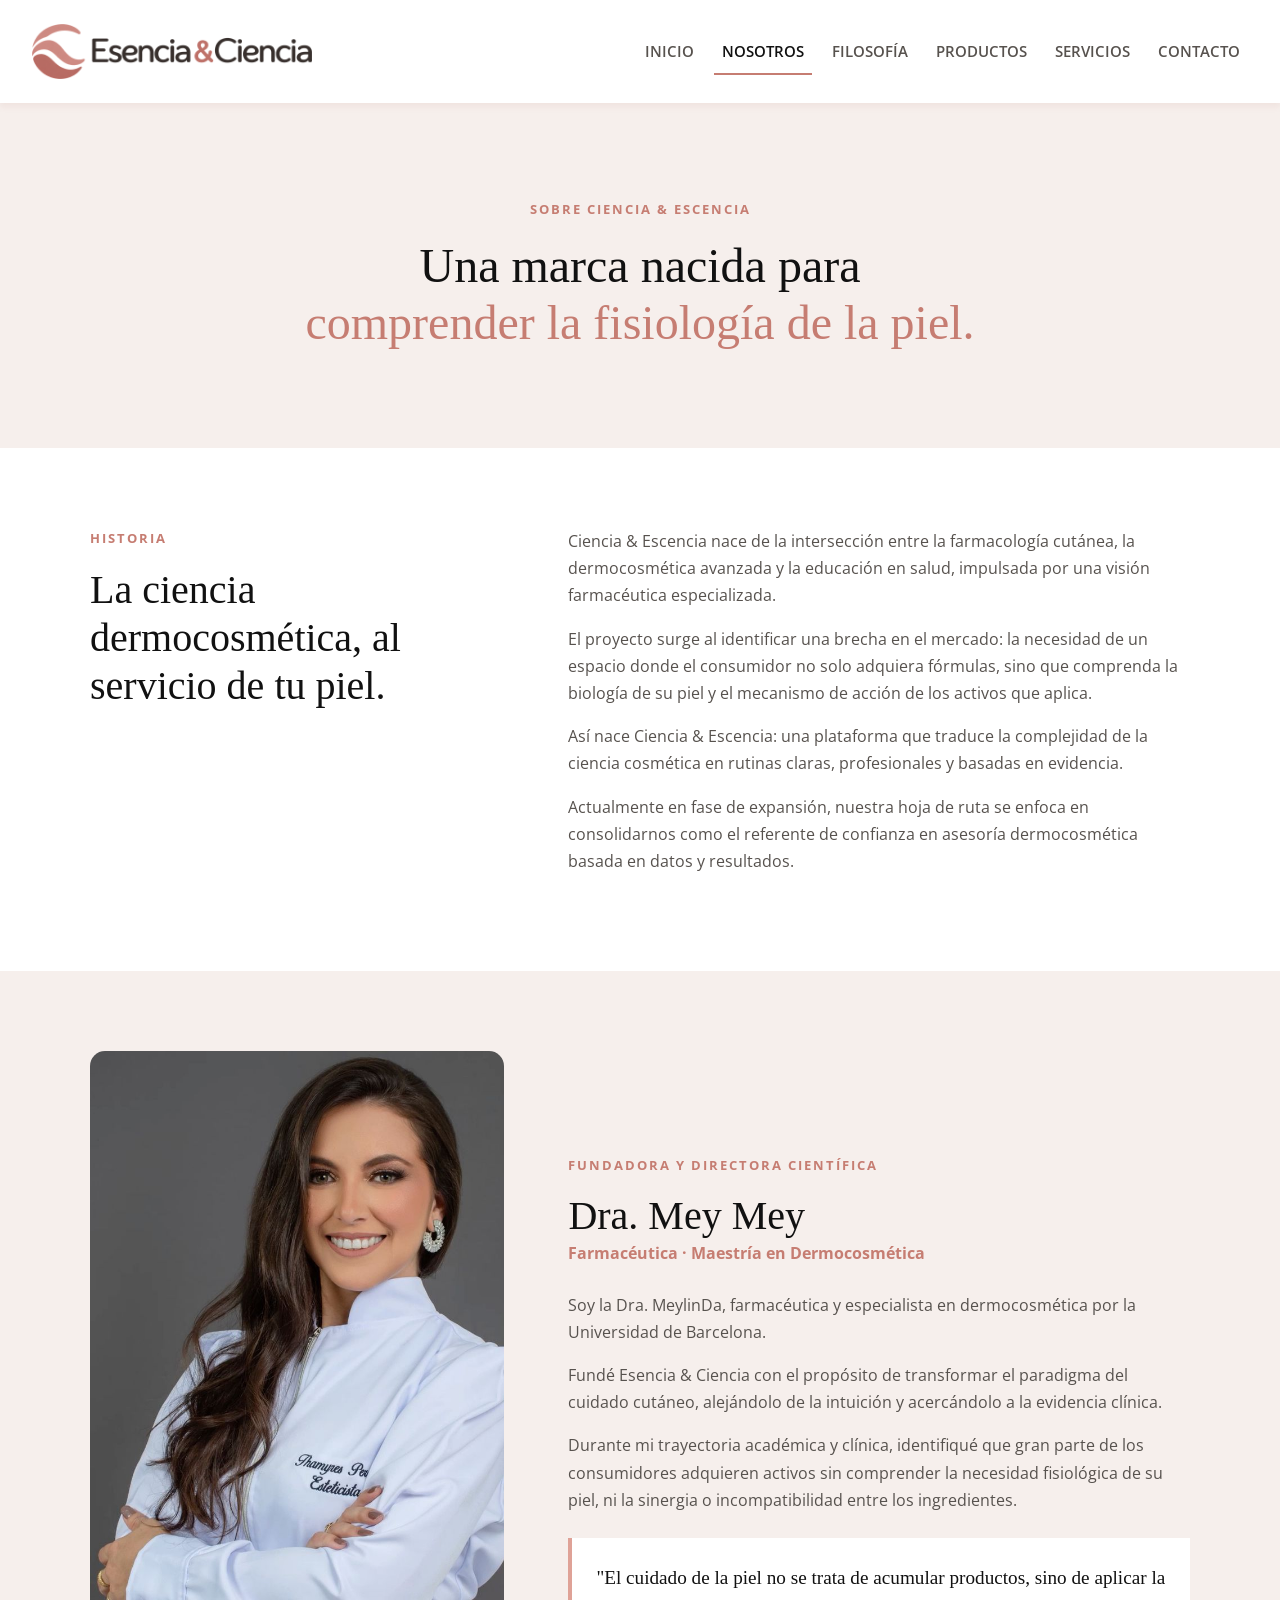
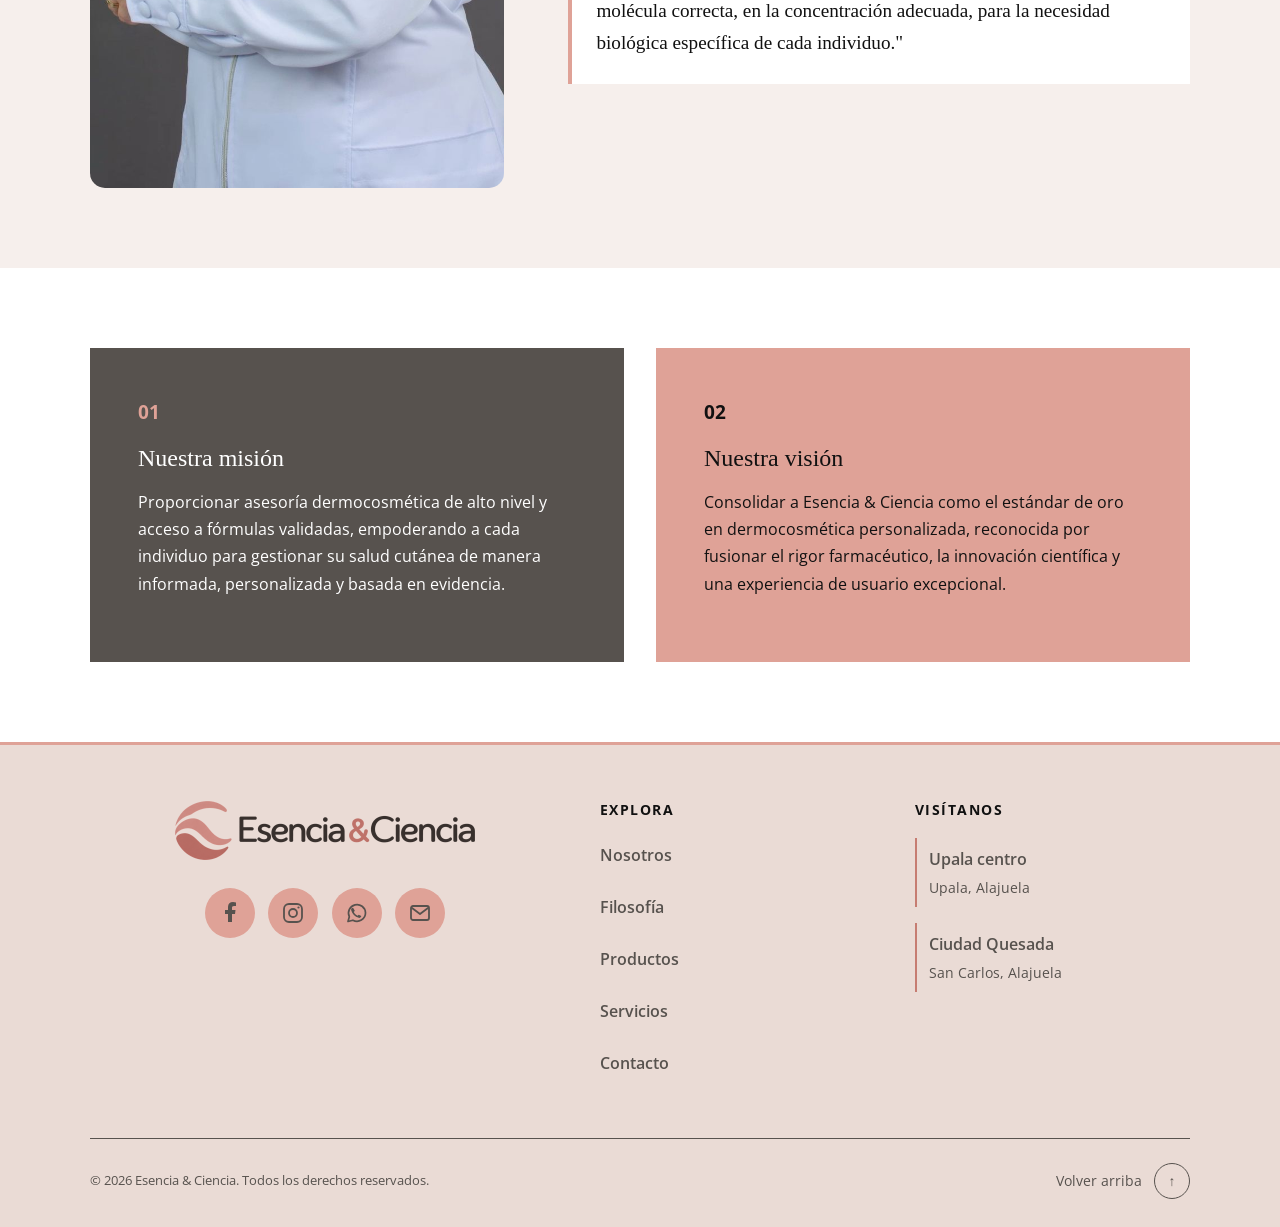
<file: Main/Nosotros.html>
<!DOCTYPE html>
<html lang="es">

<head>
  <meta charset="UTF-8">
  <meta name="viewport" content="width=device-width, initial-scale=1.0">
  <title>Nosotros - Ciencia & Escencia</title>
  <link rel="stylesheet" href="../styles.css">
  <link rel="icon" type="image/png" sizes="32x32"
      href="../imagenes/logotipo/favicon-32.png">
</head>

<body id="inicio-pagina">

  <!-- Encabezado con el menú principal del sitio. -->
  <header class="encabezado">
    <!-- Desde aquí se puede ir al inicio o a cualquiera de las otras secciones. -->
    <nav>
      <!-- El logo también funciona como acceso directo al inicio. -->
      <a href="index.html" class="nav-logo" aria-label="Esencia &amp; Ciencia — Inicio">
        <img src="../imagenes/logotipo/logo-principal.webp" alt="Esencia &amp; Ciencia" width="1200" height="236">
      </a>
      <!-- Enlaces a las páginas principales. -->
      <ul class="nav-menu">
        <li><a href="index.html">Inicio</a></li>
        <!-- La clase "activo" resalta la página actual en el menú. -->
        <li><a href="nosotros.html" class="activo">Nosotros</a></li>
        <li><a href="filosofia.html">Filosofía</a></li>
        <li><a href="productos.html">Productos</a></li>
        <li><a href="servicios.html">Servicios</a></li>
        <li><a href="contacto.html">Contacto</a></li>
      </ul>
    </nav>
  </header>

  <main>
    <!-- Presentación breve del propósito de la marca. -->
    <section class="seccion-hero">
      <div class="contenedor centrado">
        <p class="etiqueta">SOBRE Ciencia & Escencia</p>
        <h1>Una marca nacida para <br> <span class="texto-acento">comprender la fisiología de la piel.</span></h1>
      </div>
    </section>

    <!-- Aquí contamos cómo nació el proyecto y qué necesidad vimos. -->
    <section class="seccion-espaciada">
      <!-- El título y la historia van en columnas para que el texto sea más fácil de recorrer. -->
      <div class="contenedor cuadricula-historia">
        <div class="historia-titulos oculto-izquierda">
          <p class="etiqueta">HISTORIA</p>
          <h2>La ciencia dermocosmética, al servicio de tu piel.</h2>
        </div>
        <div class="historia-textos oculto-derecha">
          <p>Ciencia & Escencia nace de la intersección entre la farmacología cutánea, la dermocosmética avanzada y la
            educación en salud, impulsada por una visión farmacéutica especializada.</p>
          <p>El proyecto surge al identificar una brecha en el mercado: la necesidad de un espacio donde el consumidor
            no solo adquiera fórmulas, sino que comprenda la biología de su piel y el mecanismo de acción de los activos
            que aplica.</p>
          <p>Así nace Ciencia & Escencia: una plataforma que traduce la complejidad de la ciencia cosmética en rutinas
            claras, profesionales y basadas en evidencia.</p>
          <p>Actualmente en fase de expansión, nuestra hoja de ruta se enfoca en consolidarnos como el referente de
            confianza en asesoría dermocosmética basada en datos y resultados.</p>
        </div>
      </div>
    </section>

    <!-- Presentamos a la fundadora y su experiencia en dermocosmética. -->
    <section class="seccion-espaciada fondo-secundario">
      <div class="contenedor cuadricula-fundadora">
        <div class="fundadora-imagen oculto-zoom">
          <img src="../imagenes/fundadora.png" alt="Dra. Audry Fabiola Godoy López">
        </div>
        <div class="fundadora-info">
          <p class="etiqueta">FUNDADORA Y DIRECTORA CIENTÍFICA</p>
          <h2>Dra. Mey Mey</h2>
          <p class="profesion">Farmacéutica · Maestría en Dermocosmética</p>
          <p>Soy la Dra. MeylinDa, farmacéutica y especialista en dermocosmética por la Universidad de Barcelona.</p>
          <p>Fundé Esencia &amp; Ciencia con el propósito de transformar el paradigma del cuidado cutáneo, alejándolo de
            la intuición y acercándolo a la evidencia clínica.</p>
          <p>Durante mi trayectoria académica y clínica, identifiqué que gran parte de los consumidores adquieren
            activos sin comprender la necesidad fisiológica de su piel, ni la sinergia o incompatibilidad entre los
            ingredientes.</p>
          <blockquote class="cita-destacada">"El cuidado de la piel no se trata de acumular productos, sino de aplicar
            la molécula correcta, en la concentración adecuada, para la necesidad biológica específica de cada
            individuo."</blockquote>
        </div>
      </div>
    </section>

    <!-- La misión habla de lo que hacemos hoy; la visión, de hacia dónde queremos llegar. -->
    <section class="seccion-espaciada">
      <div class="contenedor cuadricula-tarjetas">
        <article class="tarjeta-oscura oculto-arriba retraso-1">
          <span class="numero">01</span>
          <h3>Nuestra misión</h3>
          <p>Proporcionar asesoría dermocosmética de alto nivel y acceso a fórmulas validadas, empoderando a cada
            individuo para gestionar su salud cutánea de manera informada, personalizada y basada en evidencia.</p>
        </article>
        <article class="tarjeta-rosa oculto-arriba retraso-2">
          <span class="numero">02</span>
          <h3>Nuestra visión</h3>
          <p>Consolidar a Esencia &amp; Ciencia como el estándar de oro en dermocosmética personalizada, reconocida por
            fusionar el rigor farmacéutico, la innovación científica y una experiencia de usuario excepcional.</p>
        </article>
      </div>
    </section>
  </main>

  <!-- PIE DE PÁGINA -->
<footer class="footer-sitio">
    <div class="contenedor">
        <div class="footer-columnas">

            <!-- Logo y redes -->
            <div class="footer-marca">
                <a
                    class="footer-logo"
                    href="index.html"
                    aria-label="Esencia y Ciencia — Inicio"
                >
                    <img
                        src="../imagenes/logotipo/logo-principal.webp"
                        alt="Esencia &amp; Ciencia"
                    >
                </a>

                <ul class="footer-redes" aria-label="Redes sociales y contacto">
                    <li>
                        <button
                            class="footer-social"
                            type="button"
                            aria-label="Facebook"
                            title="Facebook"
                        >
                            <img
                                class="footer-icono"
                                src="../imagenes/iconos/facebook.svg"
                                alt=""
                            >
                        </button>
                    </li>

                    <li>
                        <button
                            class="footer-social"
                            type="button"
                            aria-label="Instagram"
                            title="Instagram"
                        >
                            <img
                                class="footer-icono"
                                src="../imagenes/iconos/instagram.svg"
                                alt=""
                            >
                        </button>
                    </li>

                    <li>
                        <button
                            class="footer-social"
                            type="button"
                            aria-label="WhatsApp"
                            title="WhatsApp"
                        >
                            <img
                                class="footer-icono"
                                src="../imagenes/iconos/whatsapp.svg"
                                alt=""
                            >
                        </button>
                    </li>

                    <li>
                        <button
                            class="footer-social"
                            type="button"
                            aria-label="Correo electrónico"
                            title="Correo electrónico"
                        >
                            <img
                                class="footer-icono"
                                src="../imagenes/iconos/correo.svg"
                                alt=""
                            >
                        </button>
                    </li>
                </ul>
            </div>

            <!-- Navegación -->
            <nav
                class="footer-navegacion"
                aria-label="Navegación del pie de página"
            >
                <h2>Explora</h2>

                <ul>
                    <li><a href="Nosotros.html">Nosotros</a></li>
                    <li><a href="filosofia.html">Filosofía</a></li>
                    <li><a href="productos.html">Productos</a></li>
                    <li><a href="servicios.html">Servicios</a></li>
                    <li><a href="contacto.html">Contacto</a></li>
                </ul>
            </nav>

            <!-- Ubicaciones -->
            <div class="footer-ubicaciones">
                <h2>Visítanos</h2>

                <ul>
                    <li>
                        <a href="contacto.html#ubicaciones">
                            <span class="footer-local">Upala centro</span>
                            <span class="footer-direccion">
                                Upala, Alajuela
                            </span>
                        </a>
                    </li>

                    <li>
                        <a href="contacto.html#ubicaciones">
                            <span class="footer-local">Ciudad Quesada</span>
                            <span class="footer-direccion">
                                San Carlos, Alajuela
                            </span>
                        </a>
                    </li>
                </ul>
            </div>
        </div>

        <!-- Cierre -->
        <div class="footer-cierre">
            <small>© 2026 Esencia &amp; Ciencia.   Todos los derechos reservados.</small>

            <a class="footer-volver" href="#inicio-pagina">
                Volver arriba
                <span aria-hidden="true">↑</span>
            </a>
        </div>
    </div>
</footer>

  <!-- Animamos algunos bloques cuando aparecen al desplazarse por la página. -->
  <script>
    // Buscamos los elementos que tienen una animación de entrada.
    const elementosAnimables = document.querySelectorAll('.oculto-arriba, .oculto-zoom, .oculto-izquierda, .oculto-derecha');

    // El observador espera a que cada elemento entre en pantalla.
    const observador = new IntersectionObserver((entradas) => {
      entradas.forEach(entrada => {
        if (entrada.isIntersecting) {
          // Esta clase activa la transición definida en CSS.
          entrada.target.classList.add('mostrar-scroll');
          // Ya visible, no hace falta seguir observando el elemento.
          observador.unobserve(entrada.target);
        }
      });
    }, {
      // La animación empieza cuando el 15 % del elemento está visible.
      threshold: 0.15
    });

    // Le pedimos al observador que revise cada elemento de la lista.
    elementosAnimables.forEach(elemento => {
      observador.observe(elemento);
    });
  </script>

</body>

</html>
</file>
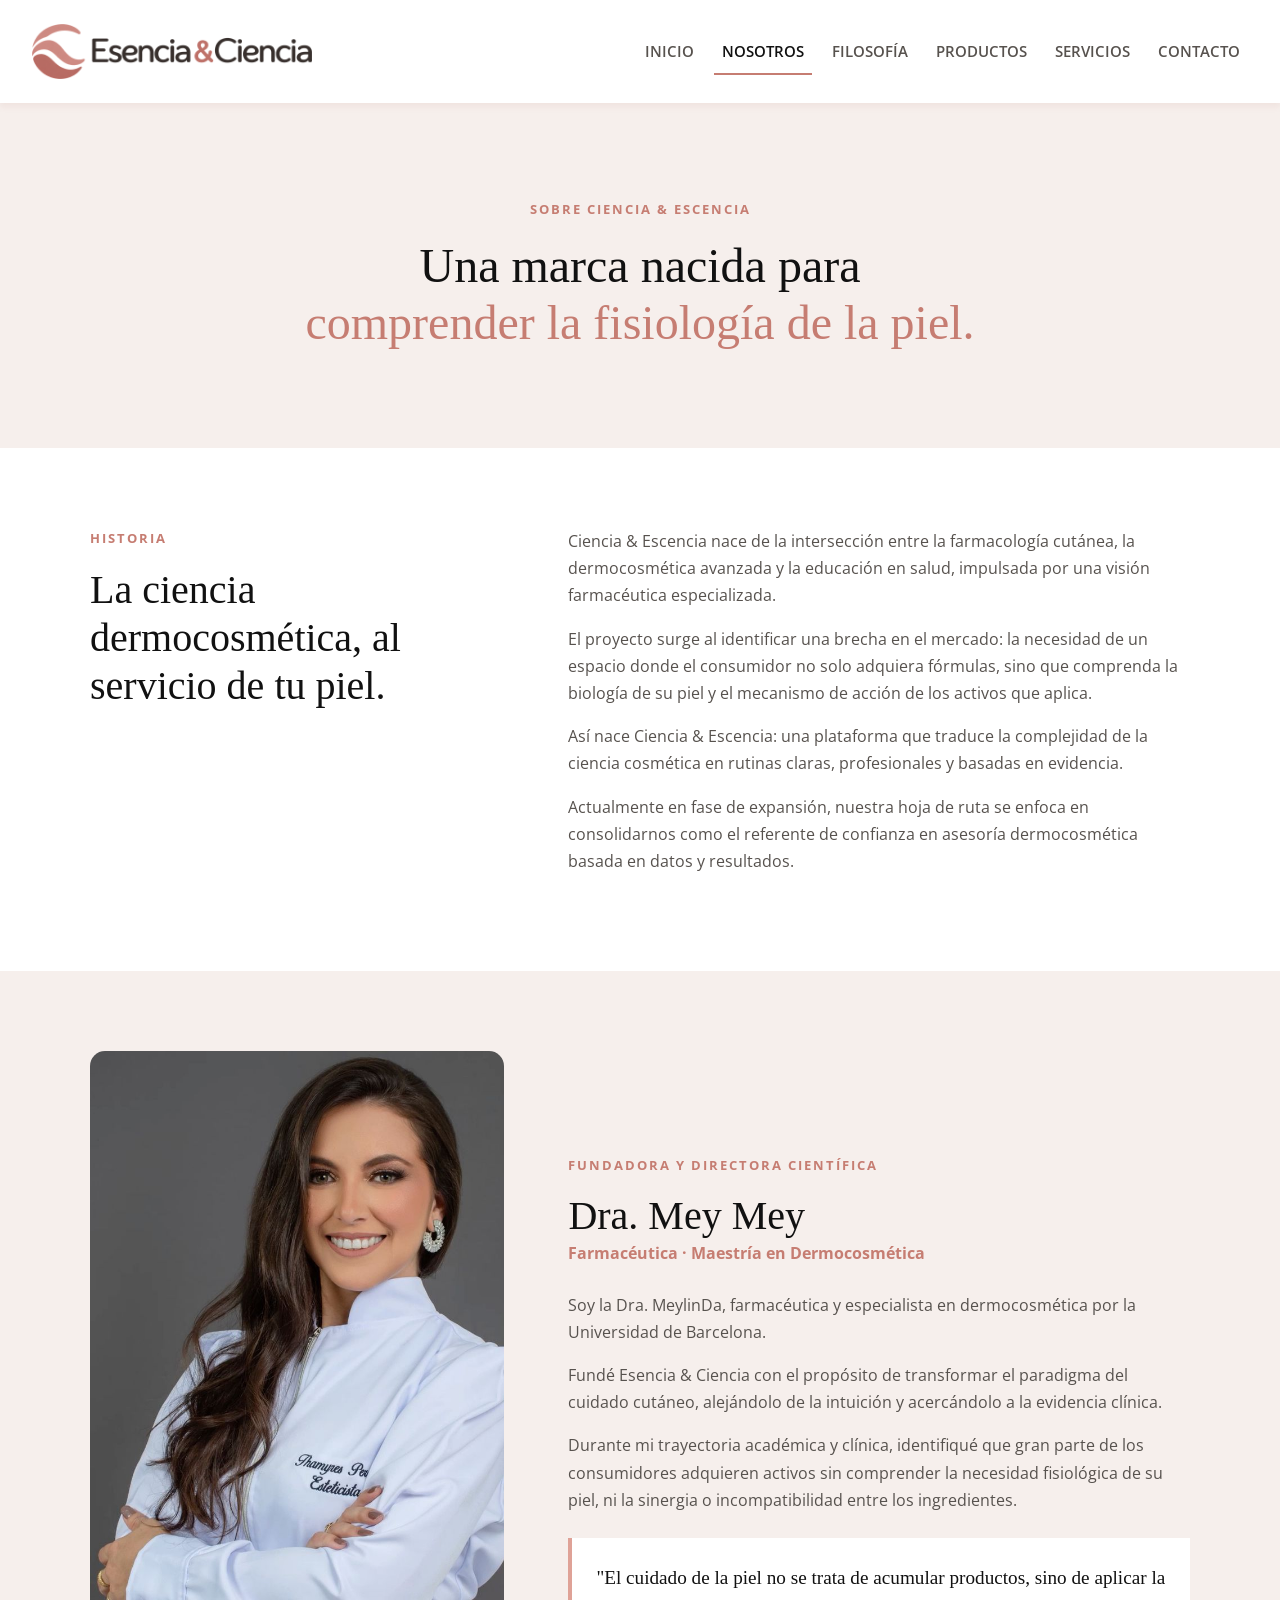
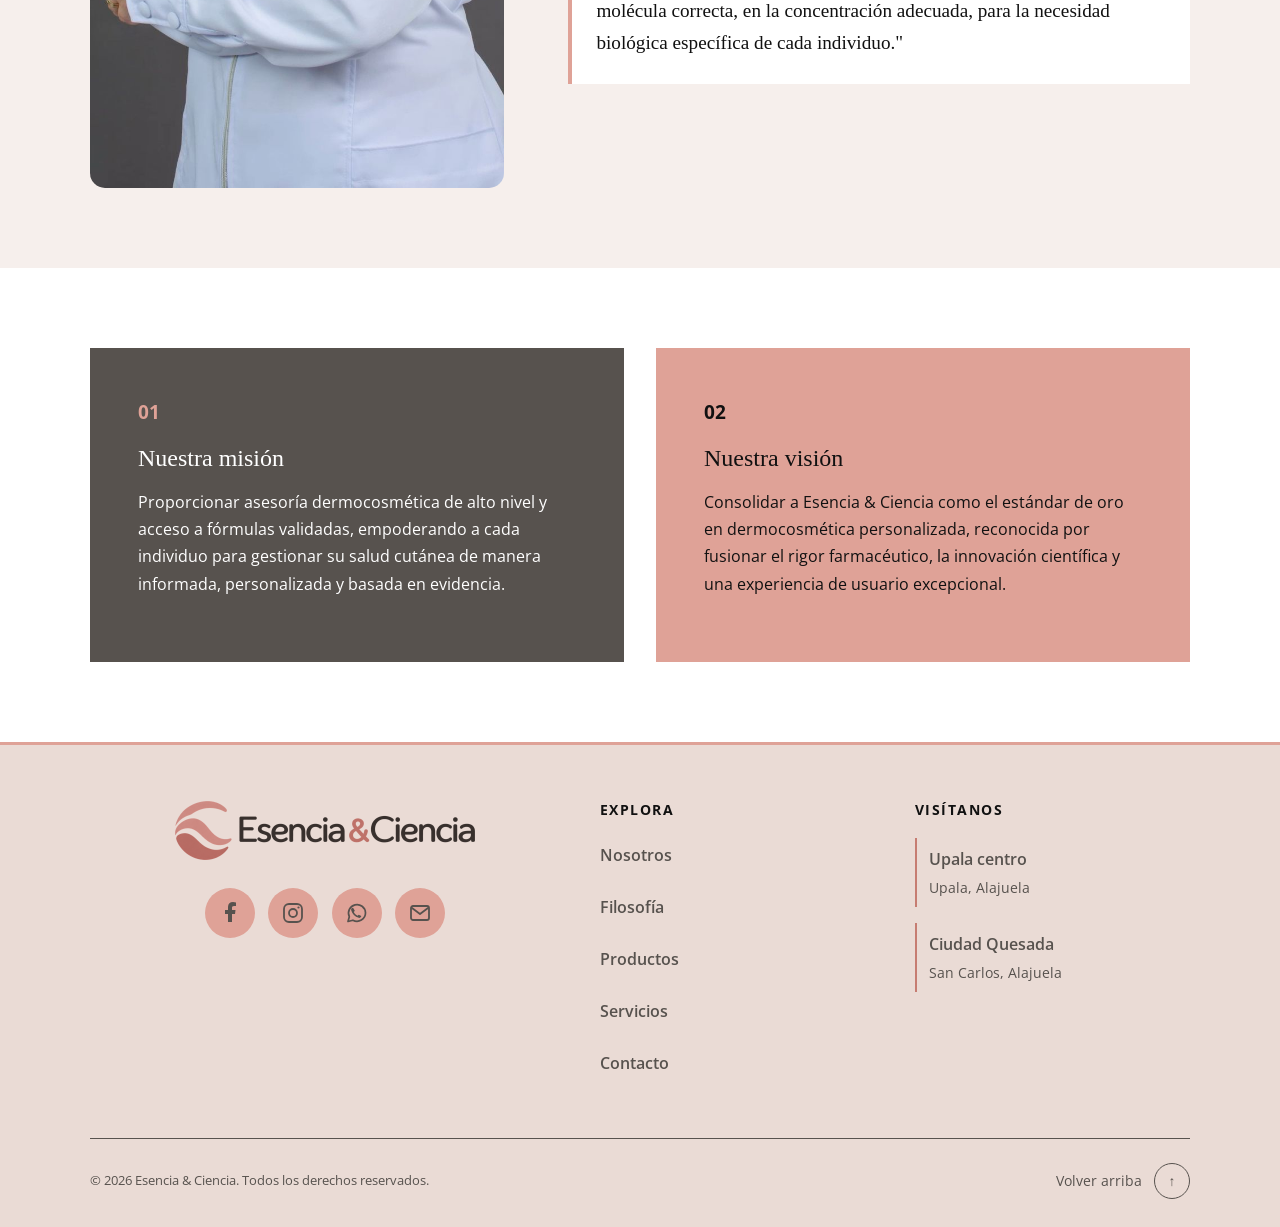
<file: Main/nosotros.html>
<!DOCTYPE html>
<html lang="es">

<head>
  <meta charset="UTF-8">
  <meta name="viewport" content="width=device-width, initial-scale=1.0">
  <title>Nosotros - Ciencia & Escencia</title>
  <link rel="stylesheet" href="../styles.css">
  <link rel="icon" type="image/png" sizes="32x32"
      href="../imagenes/logotipo/favicon-32.png">
</head>

<body id="inicio-pagina">

  <!-- Encabezado con el menú principal del sitio. -->
  <header class="encabezado">
    <!-- Desde aquí se puede ir al inicio o a cualquiera de las otras secciones. -->
    <nav>
      <!-- El logo también funciona como acceso directo al inicio. -->
      <a href="index.html" class="nav-logo" aria-label="Esencia &amp; Ciencia — Inicio">
        <img src="../imagenes/logotipo/logo-principal.webp" alt="Esencia &amp; Ciencia" width="1200" height="236">
      </a>
      <!-- Enlaces a las páginas principales. -->
      <ul class="nav-menu">
        <li><a href="index.html">Inicio</a></li>
        <!-- La clase "activo" resalta la página actual en el menú. -->
        <li><a href="nosotros.html" class="activo">Nosotros</a></li>
        <li><a href="filosofia.html">Filosofía</a></li>
        <li><a href="productos.html">Productos</a></li>
        <li><a href="servicios.html">Servicios</a></li>
        <li><a href="contacto.html">Contacto</a></li>
      </ul>
    </nav>
  </header>

  <main>
    <!-- Presentación breve del propósito de la marca. -->
    <section class="seccion-hero">
      <div class="contenedor centrado">
        <p class="etiqueta">SOBRE Ciencia & Escencia</p>
        <h1>Una marca nacida para <br> <span class="texto-acento">comprender la fisiología de la piel.</span></h1>
      </div>
    </section>

    <!-- Aquí contamos cómo nació el proyecto y qué necesidad vimos. -->
    <section class="seccion-espaciada">
      <!-- El título y la historia van en columnas para que el texto sea más fácil de recorrer. -->
      <div class="contenedor cuadricula-historia">
        <div class="historia-titulos oculto-izquierda">
          <p class="etiqueta">HISTORIA</p>
          <h2>La ciencia dermocosmética, al servicio de tu piel.</h2>
        </div>
        <div class="historia-textos oculto-derecha">
          <p>Ciencia & Escencia nace de la intersección entre la farmacología cutánea, la dermocosmética avanzada y la
            educación en salud, impulsada por una visión farmacéutica especializada.</p>
          <p>El proyecto surge al identificar una brecha en el mercado: la necesidad de un espacio donde el consumidor
            no solo adquiera fórmulas, sino que comprenda la biología de su piel y el mecanismo de acción de los activos
            que aplica.</p>
          <p>Así nace Ciencia & Escencia: una plataforma que traduce la complejidad de la ciencia cosmética en rutinas
            claras, profesionales y basadas en evidencia.</p>
          <p>Actualmente en fase de expansión, nuestra hoja de ruta se enfoca en consolidarnos como el referente de
            confianza en asesoría dermocosmética basada en datos y resultados.</p>
        </div>
      </div>
    </section>

    <!-- Presentamos a la fundadora y su experiencia en dermocosmética. -->
    <section class="seccion-espaciada fondo-secundario">
      <div class="contenedor cuadricula-fundadora">
        <div class="fundadora-imagen oculto-zoom">
          <img src="../imagenes/fundadora.png" alt="Dra. Audry Fabiola Godoy López">
        </div>
        <div class="fundadora-info">
          <p class="etiqueta">FUNDADORA Y DIRECTORA CIENTÍFICA</p>
          <h2>Dra. Mey Mey</h2>
          <p class="profesion">Farmacéutica · Maestría en Dermocosmética</p>
          <p>Soy la Dra. MeylinDa, farmacéutica y especialista en dermocosmética por la Universidad de Barcelona.</p>
          <p>Fundé Esencia &amp; Ciencia con el propósito de transformar el paradigma del cuidado cutáneo, alejándolo de
            la intuición y acercándolo a la evidencia clínica.</p>
          <p>Durante mi trayectoria académica y clínica, identifiqué que gran parte de los consumidores adquieren
            activos sin comprender la necesidad fisiológica de su piel, ni la sinergia o incompatibilidad entre los
            ingredientes.</p>
          <blockquote class="cita-destacada">"El cuidado de la piel no se trata de acumular productos, sino de aplicar
            la molécula correcta, en la concentración adecuada, para la necesidad biológica específica de cada
            individuo."</blockquote>
        </div>
      </div>
    </section>

    <!-- La misión habla de lo que hacemos hoy; la visión, de hacia dónde queremos llegar. -->
    <section class="seccion-espaciada">
      <div class="contenedor cuadricula-tarjetas">
        <article class="tarjeta-oscura oculto-arriba retraso-1">
          <span class="numero">01</span>
          <h3>Nuestra misión</h3>
          <p>Proporcionar asesoría dermocosmética de alto nivel y acceso a fórmulas validadas, empoderando a cada
            individuo para gestionar su salud cutánea de manera informada, personalizada y basada en evidencia.</p>
        </article>
        <article class="tarjeta-rosa oculto-arriba retraso-2">
          <span class="numero">02</span>
          <h3>Nuestra visión</h3>
          <p>Consolidar a Esencia &amp; Ciencia como el estándar de oro en dermocosmética personalizada, reconocida por
            fusionar el rigor farmacéutico, la innovación científica y una experiencia de usuario excepcional.</p>
        </article>
      </div>
    </section>
  </main>

  <!-- PIE DE PÁGINA -->
<footer class="footer-sitio">
    <div class="contenedor">
        <div class="footer-columnas">

            <!-- Logo y redes -->
            <div class="footer-marca">
                <a
                    class="footer-logo"
                    href="index.html"
                    aria-label="Esencia y Ciencia — Inicio"
                >
                    <img
                        src="../imagenes/logotipo/logo-principal.webp"
                        alt="Esencia &amp; Ciencia"
                    >
                </a>

                <ul class="footer-redes" aria-label="Redes sociales y contacto">
                    <li>
                        <button
                            class="footer-social"
                            type="button"
                            aria-label="Facebook"
                            title="Facebook"
                        >
                            <img
                                class="footer-icono"
                                src="../imagenes/iconos/facebook.svg"
                                alt=""
                            >
                        </button>
                    </li>

                    <li>
                        <button
                            class="footer-social"
                            type="button"
                            aria-label="Instagram"
                            title="Instagram"
                        >
                            <img
                                class="footer-icono"
                                src="../imagenes/iconos/instagram.svg"
                                alt=""
                            >
                        </button>
                    </li>

                    <li>
                        <button
                            class="footer-social"
                            type="button"
                            aria-label="WhatsApp"
                            title="WhatsApp"
                        >
                            <img
                                class="footer-icono"
                                src="../imagenes/iconos/whatsapp.svg"
                                alt=""
                            >
                        </button>
                    </li>

                    <li>
                        <button
                            class="footer-social"
                            type="button"
                            aria-label="Correo electrónico"
                            title="Correo electrónico"
                        >
                            <img
                                class="footer-icono"
                                src="../imagenes/iconos/correo.svg"
                                alt=""
                            >
                        </button>
                    </li>
                </ul>
            </div>

            <!-- Navegación -->
            <nav
                class="footer-navegacion"
                aria-label="Navegación del pie de página"
            >
                <h2>Explora</h2>

                <ul>
                    <li><a href="nosotros.html">Nosotros</a></li>
                    <li><a href="filosofia.html">Filosofía</a></li>
                    <li><a href="productos.html">Productos</a></li>
                    <li><a href="servicios.html">Servicios</a></li>
                    <li><a href="contacto.html">Contacto</a></li>
                </ul>
            </nav>

            <!-- Ubicaciones -->
            <div class="footer-ubicaciones">
                <h2>Visítanos</h2>

                <ul>
                    <li>
                        <a href="contacto.html#ubicaciones">
                            <span class="footer-local">Upala centro</span>
                            <span class="footer-direccion">
                                Upala, Alajuela
                            </span>
                        </a>
                    </li>

                    <li>
                        <a href="contacto.html#ubicaciones">
                            <span class="footer-local">Ciudad Quesada</span>
                            <span class="footer-direccion">
                                San Carlos, Alajuela
                            </span>
                        </a>
                    </li>
                </ul>
            </div>
        </div>

        <!-- Cierre -->
        <div class="footer-cierre">
            <small>© 2026 Esencia &amp; Ciencia.   Todos los derechos reservados.</small>

            <a class="footer-volver" href="#inicio-pagina">
                Volver arriba
                <span aria-hidden="true">↑</span>
            </a>
        </div>
    </div>
</footer>

  <!-- Animamos algunos bloques cuando aparecen al desplazarse por la página. -->
  <script>
    // Buscamos los elementos que tienen una animación de entrada.
    const elementosAnimables = document.querySelectorAll('.oculto-arriba, .oculto-zoom, .oculto-izquierda, .oculto-derecha');

    // El observador espera a que cada elemento entre en pantalla.
    const observador = new IntersectionObserver((entradas) => {
      entradas.forEach(entrada => {
        if (entrada.isIntersecting) {
          // Esta clase activa la transición definida en CSS.
          entrada.target.classList.add('mostrar-scroll');
          // Ya visible, no hace falta seguir observando el elemento.
          observador.unobserve(entrada.target);
        }
      });
    }, {
      // La animación empieza cuando el 15 % del elemento está visible.
      threshold: 0.15
    });

    // Le pedimos al observador que revise cada elemento de la lista.
    elementosAnimables.forEach(elemento => {
      observador.observe(elemento);
    });
  </script>

</body>

</html>
</file>
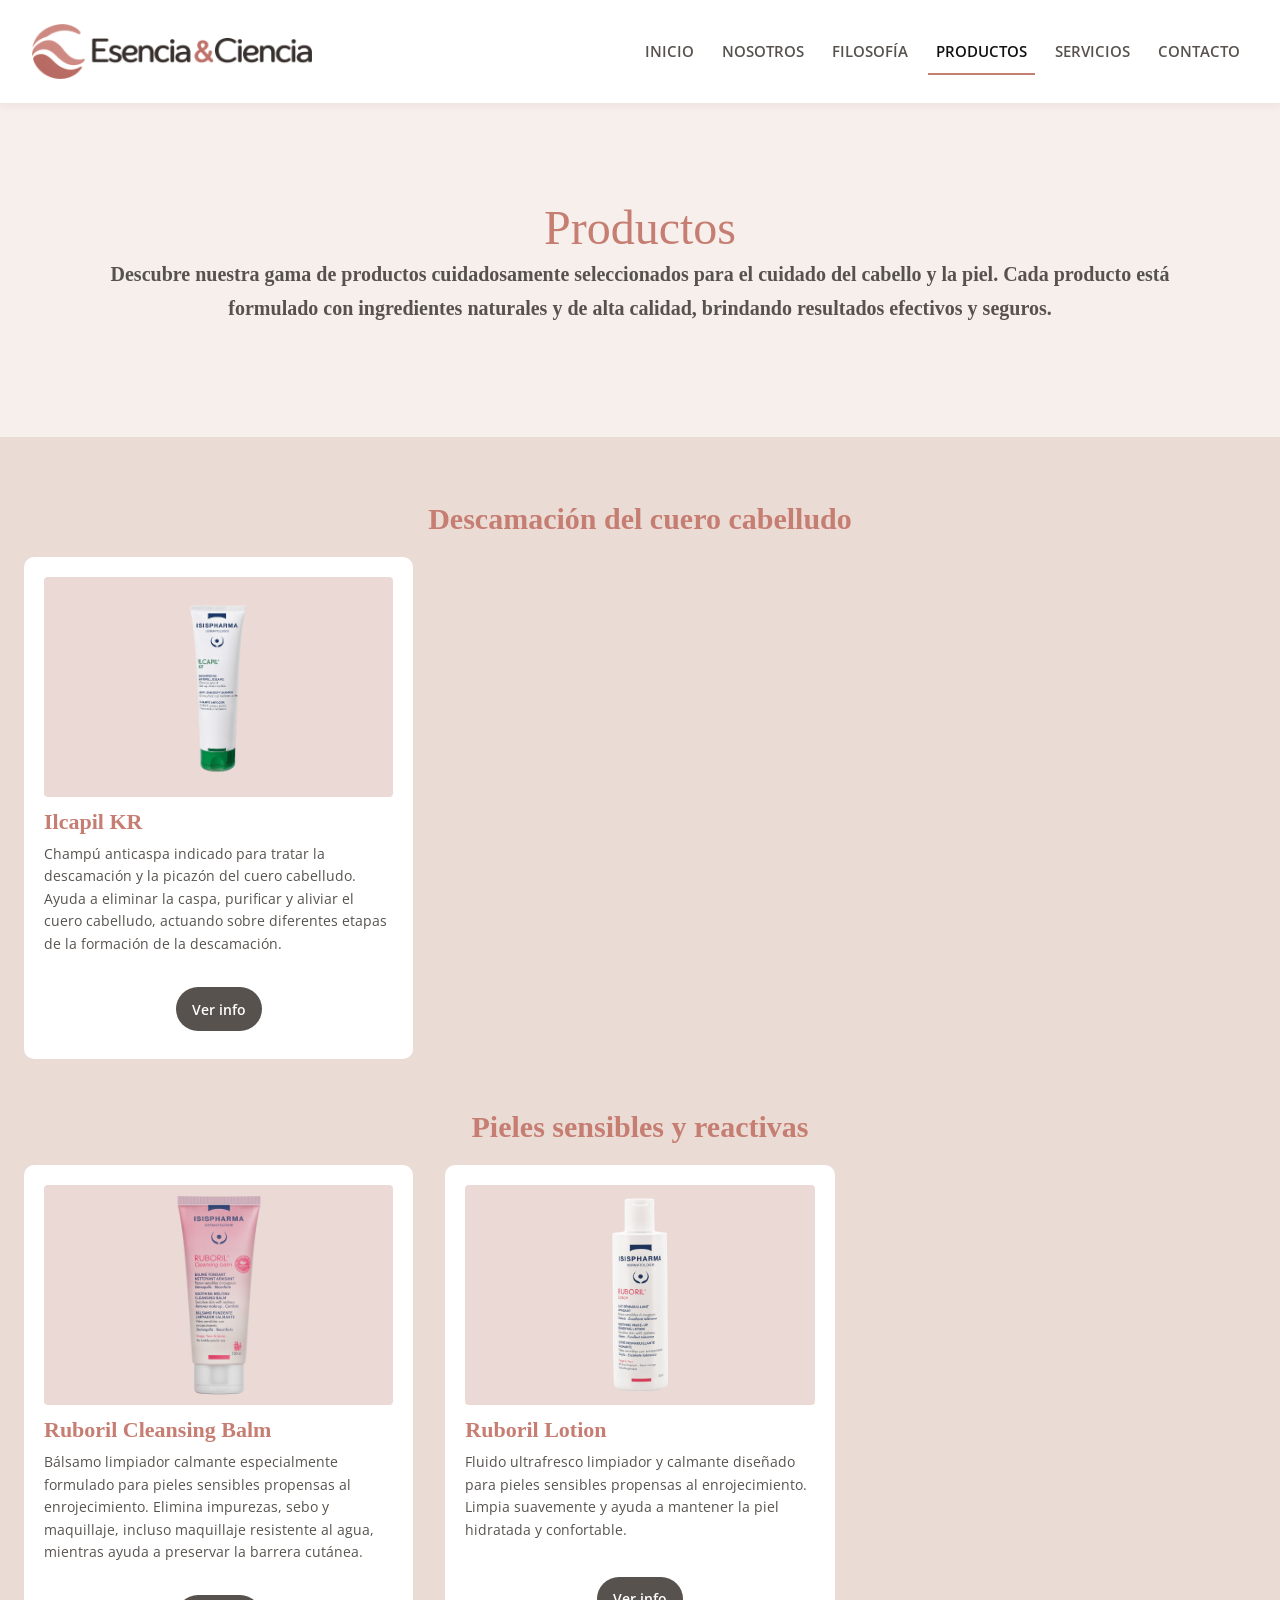
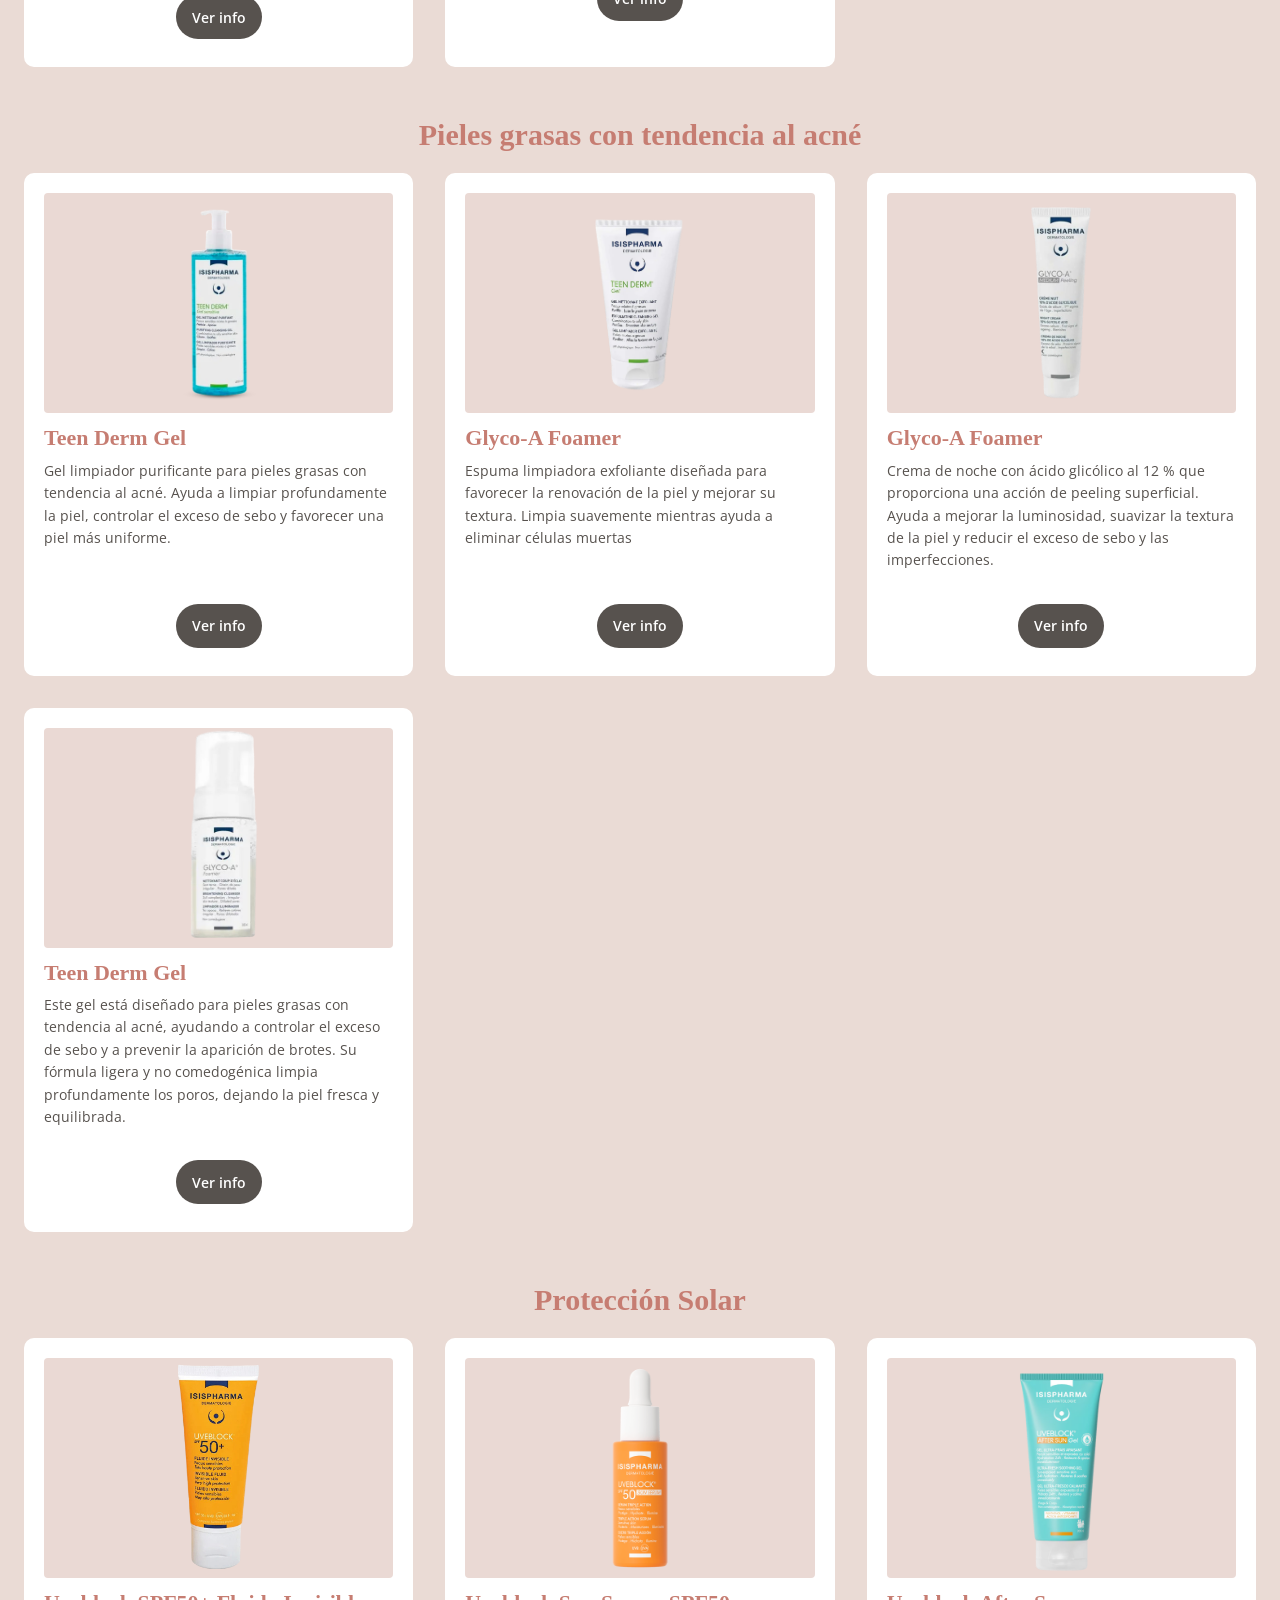
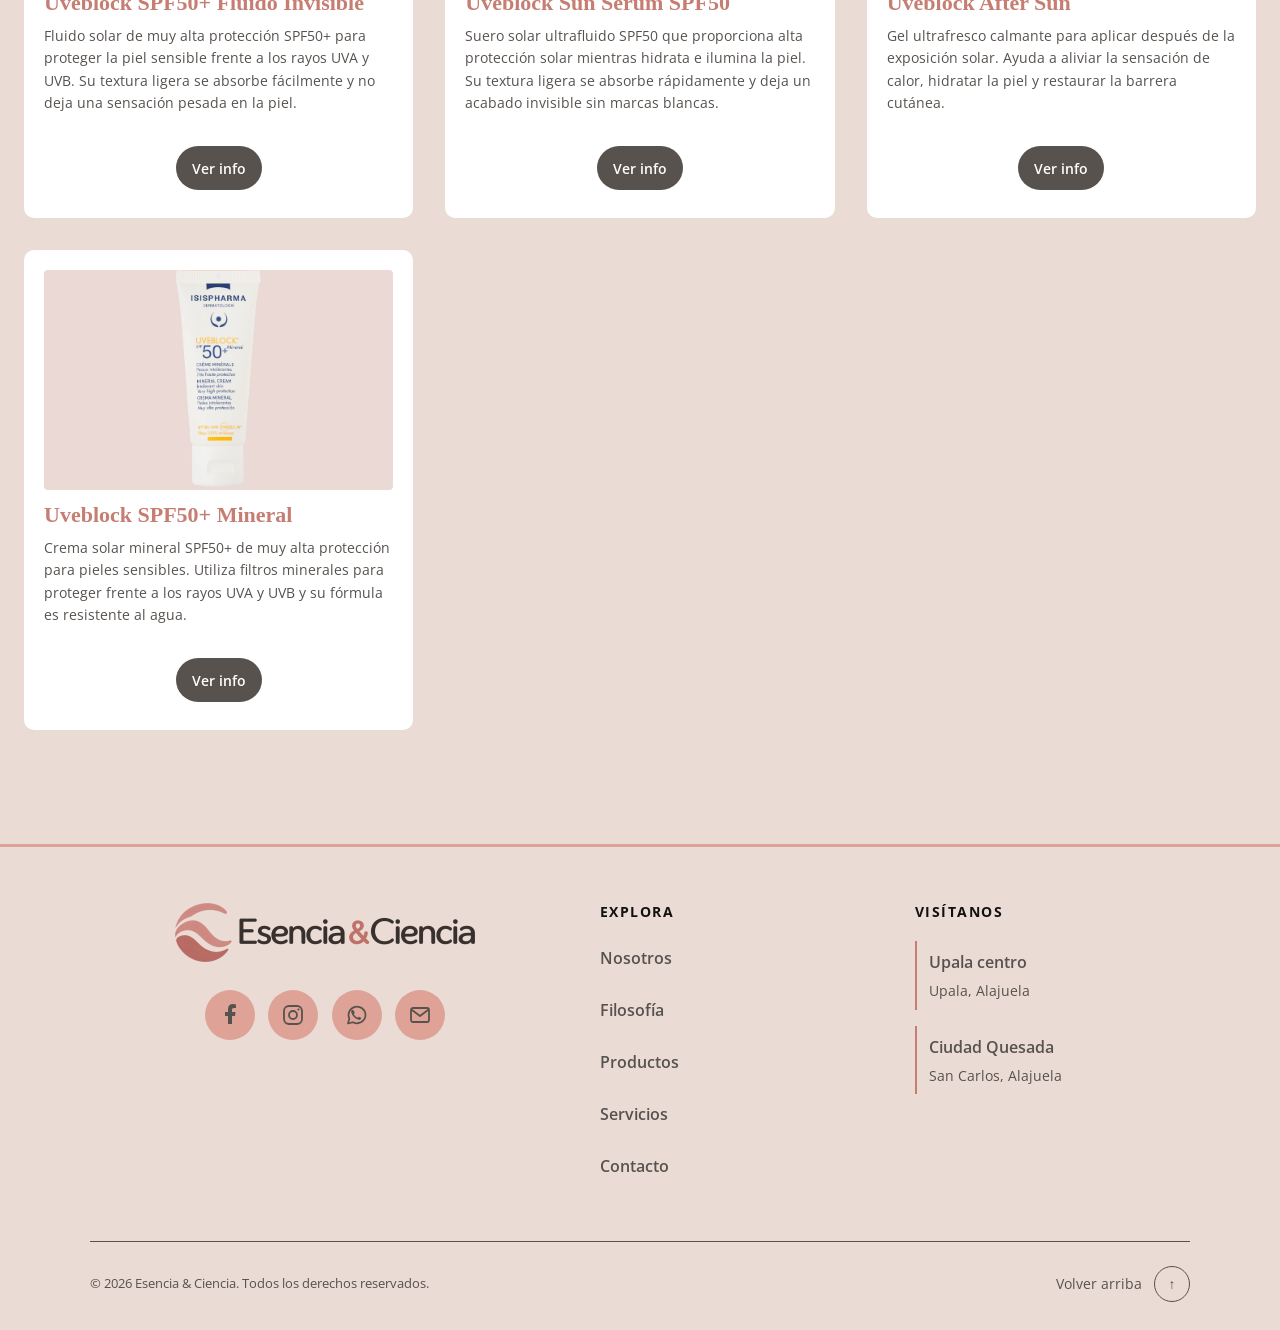
<file: Main/productos.html>
<!DOCTYPE html>
<html lang="es">
<head>
    <meta charset="UTF-8">
    <meta name="viewport" content="width=device-width, initial-scale=1.0">
    <title>Productos - Ciencia & Escencia</title>
    <link rel="stylesheet" href="../styles.css">
    <link rel="icon" type="image/png" sizes="32x32"
    href="../imagenes/logotipo/favicon-32.png">
</head>
<body id="inicio-pagina">
<header class="encabezado">
    <nav>
        <a href="index.html" class="nav-logo" aria-label="Esencia &amp; Ciencia — Inicio">
            <img src="../imagenes/logotipo/logo-principal.webp" alt="Esencia &amp; Ciencia" width="1200" height="236">
        </a>

        <ul class="nav-menu">
            <li><a href="index.html">Inicio</a></li>
            <li><a href="nosotros.html">Nosotros</a></li>
            <li><a href="filosofia.html">Filosofía</a></li>
            <li><a href="productos.html" class="activo">Productos</a></li>
            <li><a href="servicios.html">Servicios</a></li>
            <li><a href="contacto.html">Contacto</a></li>
        </ul>
    </nav>
</header>

<main>

    <section class="seccion-hero">
        <div class="contenedor centrado">
            <h1><span class="texto-acento">Productos</span></h1>
            <p class="etiqueta-producto">  Descubre nuestra gama de productos cuidadosamente seleccionados
                para el cuidado del cabello y la piel. Cada producto está formulado
                con ingredientes naturales y de alta calidad, brindando resultados
                efectivos y seguros.</p>
        </div>
    </section>


    <section class="seccion-principal">

        <!--CATEGORIA 1-->
        <section class="categoria">
        <h1 class="tarjeta-seccion">Descamación del cuero cabelludo</h1>

        <div class="contenedor-producto">
            <div class="diseño-cuadricula">

                <!-- TARJETA 1 -->
                <article class="tarjeta-producto">

                    <!-- INTERIOR DE LA TARJETA -->
                    <div class="interior-tarjeta">

                        <!-- CARA FRONTAL -->
                        <div class="tarjeta-frontal">

                            <div class="tarjeta-contenido">

                                <!-- IMAGEN -->
                                <div class="tarjeta-imagen">
                                    <img
                                        src="../imagenes/Descamación _cuero_cabelludo/Ilcapil-removebg-preview.png"
                                        alt="Ilcapil para la descamación del cuero cabelludo">
                                </div>

                                <!-- INFORMACIÓN DEL PRODUCTO -->
                                <div class="tarjeta-texto">
                                    <h2 class="tarjeta-titulo">
                                        Ilcapil KR
                                    </h2>

                                    <p class="tarjeta-descripcion">
                                        Champú anticaspa indicado para tratar la descamación y
                                        la picazón del cuero cabelludo. Ayuda a eliminar la caspa,
                                        purificar y aliviar el cuero cabelludo, actuando sobre
                                        diferentes etapas de la formación de la descamación.
                                    </p>
                                </div>

                                <!-- BOTÓN VER INFORMACIÓN -->
                                <div class="tarjeta-boton">
                                    <button
                                        class="boton-personalizar boton-voltear"
                                        type="button">

                                        <span class="boton-texto">
                                            Ver info
                                        </span>

                                    </button>
                                </div>

                            </div>
                        </div>

                        <!-- CARA TRASERA -->
                        <div class="tarjeta-trasera">

                            <div class="tarjeta-contenido">

                                <div class="tarjeta-texto">

                                    <h2 class="tarjeta-titulo">
                                        Ingredientes de Selección
                                    </h2>

                                    <p class="tarjeta-descripcion">
                                        Contiene piroctona olamina, ácido salicílico,
                                        bisabolol, pantenol, niacinamida y Zinc PCA.
                                        Estos activos ayudan a reducir la caspa,
                                        eliminar células muertas, aliviar la irritación
                                        y regular el exceso de sebo.
                                    </p>

                                </div>
                            </div>

                            <!-- BOTÓN VOLVER -->
                            <div class="pie-tarjeta">
                                <button
                                    class="boton-personalizar boton-regresar"
                                    type="button"> Volver
                                </button>
                            </div>

                        </div>
                    </div>
                </article>

            </div>
        </div>
        </section>


        <!--CATEGORIA 2-->
        <section class="categoria">
        <h1 class="tarjeta-seccion"> Pieles sensibles y reactivas</h1>

        <div class="contenedor-producto">
            <div class="diseño-cuadricula">

                <!-- TARJETA 1 -->
                <article class="tarjeta-producto">

                    <!-- INTERIOR DE LA TARJETA -->
                    <div class="interior-tarjeta">

                        <!-- CARA FRONTAL -->
                        <div class="tarjeta-frontal">

                            <div class="tarjeta-contenido">

                                <!-- IMAGEN -->
                                <div class="tarjeta-imagen">
                                    <img
                                        src="../imagenes/pieles_sensibles_reactivas/Ruboril/ruboril-cleansing-balm-packshot (1).png"
                                        alt="Cleasing Balm para pieles sensibles">
                                </div>

                                <!-- INFORMACIÓN DEL PRODUCTO -->
                                <div class="tarjeta-texto">
                                    <h2 class="tarjeta-titulo">
                                        Ruboril Cleansing Balm
                                    </h2>

                                    <p class="tarjeta-descripcion">
                                        Bálsamo limpiador calmante especialmente
                                        formulado para pieles sensibles propensas
                                        al enrojecimiento. Elimina impurezas, sebo
                                        y maquillaje, incluso maquillaje resistente
                                        al agua, mientras ayuda a preservar la barrera cutánea.
                                    </p>
                                </div>

                                <!-- BOTÓN VER INFORMACIÓN -->
                                <div class="tarjeta-boton">
                                    <button
                                        class="boton-personalizar boton-voltear"
                                        type="button">

                                        <span class="boton-texto">
                                            Ver info
                                        </span>

                                    </button>
                                </div>

                            </div>
                        </div>

                        <!-- CARA TRASERA -->
                        <div class="tarjeta-trasera">

                            <div class="tarjeta-contenido">

                                <div class="tarjeta-texto">

                                    <h2 class="tarjeta-titulo">
                                        Ingredientes de Selección
                                    </h2>

                                    <p class="tarjeta-descripcion">
                                        Su fórmula está diseñada para una limpieza suave
                                        y de alta tolerancia. Su textura se transforma de
                                        bálsamo a aceite y posteriormente a una crema al
                                        entrar en contacto con el agua, facilitando el
                                        enjuague sin dejar sensación grasa.
                                    </p>

                                </div>
                            </div>

                            <!-- BOTÓN VOLVER -->
                            <div class="pie-tarjeta">
                                <button
                                    class="boton-personalizar boton-regresar"
                                    type="button"> Volver
                                </button>
                            </div>

                        </div>
                    </div>
                </article>


                <!-- TARJETA 2 -->
                <article class="tarjeta-producto">

                    <!-- INTERIOR DE LA TARJETA -->
                    <div class="interior-tarjeta">

                        <!-- CARA FRONTAL -->
                        <div class="tarjeta-frontal">

                            <div class="tarjeta-contenido">

                                <!-- IMAGEN -->
                                <div class="tarjeta-imagen">
                                    <img
                                        src="../imagenes/pieles_sensibles_reactivas/R (1).png"
                                        alt="Cleasing Balm para pieles sensibles">
                                </div>

                                <!-- INFORMACIÓN DEL PRODUCTO -->
                                <div class="tarjeta-texto">
                                    <h2 class="tarjeta-titulo">
                                        Ruboril Lotion
                                    </h2>

                                    <p class="tarjeta-descripcion">
                                        Fluido ultrafresco limpiador y
                                        calmante diseñado para pieles
                                        sensibles propensas al enrojecimiento.
                                        Limpia suavemente y ayuda a mantener la
                                        piel hidratada y confortable.
                                    </p>

                                    <!-- BOTÓN VER INFORMACIÓN -->
                                    <div class="tarjeta-boton">
                                        <button
                                            class="boton-personalizar boton-voltear"
                                            type="button">

                                            <span class="boton-texto">
                                                Ver info
                                            </span>

                                        </button>
                                    </div>

                                </div>
                            </div>
                        </div>

                        <!-- CARA TRASERA -->
                        <div class="tarjeta-trasera">

                            <div class="tarjeta-contenido">

                                <div class="tarjeta-texto">

                                    <h2 class="tarjeta-titulo">
                                        Ingredientes de Selección
                                    </h2>

                                    <p class="tarjeta-descripcion">
                                        Contiene glicerina vegetal,
                                        que ayuda a mantener la hidratación,
                                        y bisabolol, conocido por sus propiedades
                                        calmantes y por ayudar a reducir el enrojecimiento.
                                    </p>

                                </div>
                            </div>

                            <!-- BOTÓN VOLVER -->
                            <div class="pie-tarjeta">
                                <button
                                    class="boton-personalizar boton-regresar"
                                    type="button"> Volver
                                </button>
                            </div>

                        </div>
                    </div>
                </article>

            </div>
        </div>
        </section>


        <!--CATEGORIA 3-->
        <section class="categoria">
        <h1 class="tarjeta-seccion">Pieles grasas con tendencia al acné </h1>

        <div class="contenedor-producto">
            <div class="diseño-cuadricula">

                <!-- TARJETA 1 -->
                <article class="tarjeta-producto">

                    <!-- INTERIOR DE LA TARJETA -->
                    <div class="interior-tarjeta">

                        <!-- CARA FRONTAL -->
                        <div class="tarjeta-frontal">

                            <div class="tarjeta-contenido">

                                <!-- IMAGEN -->
                                <div class="tarjeta-imagen">
                                    <img
                                        src="../imagenes/pieles_grasas_tendencia_acne/Teen Derm/ioo.png"
                                        alt="Gel Sentitive para pieles grasas con tendencia al acné">
                                </div>

                                <!-- INFORMACIÓN DEL PRODUCTO -->
                                <div class="tarjeta-texto">
                                    <h2 class="tarjeta-titulo">
                                        Teen Derm Gel
                                    </h2>

                                    <p class="tarjeta-descripcion">
                                        Gel limpiador purificante para
                                        pieles grasas con tendencia al acné.
                                        Ayuda a limpiar profundamente la piel,
                                        controlar el exceso de sebo y favorecer
                                        una piel más uniforme.
                                    </p>
                                </div>

                                <!-- BOTÓN VER INFORMACIÓN -->
                                <div class="tarjeta-boton">
                                    <button
                                        class="boton-personalizar boton-voltear"
                                        type="button">

                                        <span class="boton-texto">
                                            Ver info
                                        </span>

                                    </button>
                                </div>

                            </div>
                        </div>

                        <!-- CARA TRASERA -->
                        <div class="tarjeta-trasera">

                            <div class="tarjeta-contenido">

                                <div class="tarjeta-texto">

                                    <h2 class="tarjeta-titulo">
                                        Ingredientes de Selección
                                    </h2>

                                    <p class="tarjeta-descripcion">
                                        Su principal activo es el ácido
                                        glicólico al 5,5 %, acompañado de
                                        aminoácidos derivados de la avena
                                        que ayudan a calmar la piel.
                                    </p>

                                </div>
                            </div>

                            <!-- BOTÓN VOLVER -->
                            <div class="pie-tarjeta">
                                <button
                                    class="boton-personalizar boton-regresar"
                                    type="button"> Volver
                                </button>
                            </div>

                        </div>
                    </div>
                </article>


                <!-- TARJETA 2 -->
                <article class="tarjeta-producto">

                    <!-- INTERIOR DE LA TARJETA -->
                    <div class="interior-tarjeta">

                        <!-- CARA FRONTAL -->
                        <div class="tarjeta-frontal">

                            <div class="tarjeta-contenido">

                                <!-- IMAGEN -->
                                <div class="tarjeta-imagen">
                                    <img
                                        src="../imagenes/pieles_grasas_tendencia_acne/Teen Derm/TEEN_DERM_Gel.png"
                                        alt="Glyco-A Foamer">
                                </div>

                                <!-- INFORMACIÓN DEL PRODUCTO -->
                                <div class="tarjeta-texto">
                                    <h2 class="tarjeta-titulo">
                                        Glyco-A Foamer
                                    </h2>

                                    <p class="tarjeta-descripcion">
                                        Espuma limpiadora exfoliante diseñada
                                        para favorecer la renovación de la piel
                                        y mejorar su textura. Limpia suavemente
                                        mientras ayuda a eliminar células muertas
                                    </p>

                                </div>

                                <!-- BOTÓN VER INFORMACIÓN -->
                                <div class="tarjeta-boton">
                                    <button
                                        class="boton-personalizar boton-voltear"
                                        type="button">

                                        <span class="boton-texto">
                                            Ver info
                                        </span>

                                    </button>
                                </div>

                            </div>
                        </div>

                        <!-- CARA TRASERA -->
                        <div class="tarjeta-trasera">

                            <div class="tarjeta-contenido">

                                <div class="tarjeta-texto">

                                    <h2 class="tarjeta-titulo">
                                        Ingredientes de Selección
                                    </h2>

                                    <p class="tarjeta-descripcion">
                                        Su principal activo es el ácido
                                        glicólico al 5,5 %, acompañado de
                                        aminoácidos derivados de la avena
                                        que ayudan a calmar la piel.
                                    </p>

                                </div>
                            </div>

                            <!-- BOTÓN VOLVER -->
                            <div class="pie-tarjeta">
                                <button
                                    class="boton-personalizar boton-regresar"
                                    type="button"> Volver
                                </button>
                            </div>

                        </div>
                    </div>
                </article>


                <!-- TARJETA 3 -->
                <article class="tarjeta-producto">

                    <!-- INTERIOR DE LA TARJETA -->
                    <div class="interior-tarjeta">

                        <!-- CARA FRONTAL -->
                        <div class="tarjeta-frontal">

                            <div class="tarjeta-contenido">

                                <!-- IMAGEN -->
                                <div class="tarjeta-imagen">
                                    <img
                                        src="../imagenes/pieles_grasas_tendencia_acne/Glyco-A/OIP (1) (1).png"
                                        alt="Glyco-A MEDIUM Peeling 12%">
                                </div>

                                <!-- INFORMACIÓN DEL PRODUCTO -->
                                <div class="tarjeta-texto">
                                    <h2 class="tarjeta-titulo">
                                        Glyco-A Foamer
                                    </h2>

                                    <p class="tarjeta-descripcion">
                                        Crema de noche con ácido glicólico al 12 %
                                        que proporciona una acción de peeling superficial.
                                        Ayuda a mejorar la luminosidad, suavizar la textura
                                        de la piel y reducir el exceso de sebo y las imperfecciones.
                                    </p>
                                </div>

                                <!-- BOTÓN VER INFORMACIÓN -->
                                <div class="tarjeta-boton">
                                    <button
                                        class="boton-personalizar boton-voltear"
                                        type="button">

                                        <span class="boton-texto">
                                            Ver info
                                        </span>

                                    </button>
                                </div>

                            </div>
                        </div>

                        <!-- CARA TRASERA -->
                        <div class="tarjeta-trasera">

                            <div class="tarjeta-contenido">

                                <div class="tarjeta-texto">

                                    <h2 class="tarjeta-titulo">
                                        Ingredientes de Selección
                                    </h2>

                                    <p class="tarjeta-descripcion">
                                        Ácido glicólico 12 %. Es un AHA que ayuda
                                        a eliminar células muertas y favorecer la
                                        renovación celular, contribuyendo a una piel
                                        más lisa y luminosa.
                                    </p>

                                </div>
                            </div>

                            <!-- BOTÓN VOLVER -->
                            <div class="pie-tarjeta">
                                <button
                                    class="boton-personalizar boton-regresar"
                                    type="button"> Volver
                                </button>
                            </div>

                        </div>
                    </div>
                </article>


                <!-- TARJETA 4 -->
                <article class="tarjeta-producto">

                    <!-- INTERIOR DE LA TARJETA -->
                    <div class="interior-tarjeta">

                        <!-- CARA FRONTAL -->
                        <div class="tarjeta-frontal">

                            <div class="tarjeta-contenido">

                                <!-- IMAGEN -->
                                <div class="tarjeta-imagen">
                                    <img
                                        src="../imagenes/pieles_grasas_tendencia_acne/Glyco-A/OIP (1).png"
                                        alt="Teen Derm Gel">
                                </div>

                                <!-- INFORMACIÓN DEL PRODUCTO -->
                                <div class="tarjeta-texto">
                                    <h2 class="tarjeta-titulo">
                                        Teen Derm Gel
                                    </h2>

                                    <p class="tarjeta-descripcion">
                                        Este gel está diseñado para pieles grasas con tendencia al acné, ayudando a controlar el exceso de sebo y a prevenir la aparición de brotes. Su fórmula ligera y no comedogénica limpia profundamente los poros, dejando la piel fresca y equilibrada.
                                    </p>
                                </div>

                                <!-- BOTÓN VER INFORMACIÓN -->
                                <div class="tarjeta-boton">
                                    <button
                                        class="boton-personalizar boton-voltear"
                                        type="button">

                                        <span class="boton-texto">
                                            Ver info
                                        </span>

                                    </button>
                                </div>

                            </div>
                        </div>

                        <!-- CARA TRASERA -->
                        <div class="tarjeta-trasera">

                            <div class="tarjeta-contenido">

                                <div class="tarjeta-texto">

                                    <h2 class="tarjeta-titulo">
                                        Ingredientes de Selección
                                    </h2>

                                    <p class="tarjeta-descripcion">
                                        Enriquecido con ácido salicílico y extractos de té verde, este gel ayuda a reducir la inflamación y a controlar el exceso de grasa en la piel. Además, contiene ingredientes calmantes que ayudan a prevenir la irritación y a mantener la piel equilibrada.
                                    </p>

                                </div>
                            </div>

                            <!-- BOTÓN VOLVER -->
                            <div class="pie-tarjeta">
                                <button
                                    class="boton-personalizar boton-regresar"
                                    type="button"> Volver
                                </button>
                            </div>

                        </div>
                    </div>
                </article>

            </div>
        </div>
        </section>


        <!--CATEGORIA 4-->
        <section class="categoria">
        <h1 class="tarjeta-seccion"> Protección Solar</h1>

        <div class="contenedor-producto">
            <div class="diseño-cuadricula">

                <!-- TARJETA 1 -->
                <article class="tarjeta-producto">

                    <!-- INTERIOR DE LA TARJETA -->
                    <div class="interior-tarjeta">

                        <!-- CARA FRONTAL -->
                        <div class="tarjeta-frontal">

                            <div class="tarjeta-contenido">

                                <!-- IMAGEN -->
                                <div class="tarjeta-imagen">
                                    <img
                                        src="../imagenes/proteccion_solar/ish.png"
                                        alt="Cleasing Balm para pieles sensibles">
                                </div>

                                <!-- INFORMACIÓN DEL PRODUCTO -->
                                <div class="tarjeta-texto">
                                    <h2 class="tarjeta-titulo">
                                        Uveblock SPF50+ Fluido Invisible
                                    </h2>

                                    <p class="tarjeta-descripcion">
                                        Fluido solar de muy alta protección
                                        SPF50+ para proteger la piel sensible
                                        frente a los rayos UVA y UVB. Su textura
                                        ligera se absorbe fácilmente y no deja una
                                        sensación pesada en la piel.
                                    </p>

                                </div>

                                <!-- BOTÓN VER INFORMACIÓN -->
                                <div class="tarjeta-boton">
                                    <button
                                        class="boton-personalizar boton-voltear"
                                        type="button">

                                        <span class="boton-texto">
                                            Ver info
                                        </span>

                                    </button>
                                </div>

                            </div>
                        </div>

                        <!-- CARA TRASERA -->
                        <div class="tarjeta-trasera">

                            <div class="tarjeta-contenido">

                                <div class="tarjeta-texto">

                                    <h2 class="tarjeta-titulo">
                                        Ingredientes de Selección
                                    </h2>

                                    <p class="tarjeta-descripcion">
                                        Combina filtros solares UVA/UVB
                                        con ectoína y extracto de Sophora Japonica.
                                        La ectoína ayuda a proteger las células frente
                                        a los daños causados por la radiación UV, mientras
                                        que la Sophora Japonica contribuye a combatir el
                                        estrés oxidativo.
                                    </p>

                                </div>
                            </div>

                            <!-- BOTÓN VOLVER -->
                            <div class="pie-tarjeta">
                                <button
                                    class="boton-personalizar boton-regresar"
                                    type="button"> Volver
                                </button>
                            </div>

                        </div>
                    </div>
                </article>


                <!-- TARJETA 2 -->
                <article class="tarjeta-producto">

                    <!-- INTERIOR DE LA TARJETA -->
                    <div class="interior-tarjeta">

                        <!-- CARA FRONTAL -->
                        <div class="tarjeta-frontal">

                            <div class="tarjeta-contenido">

                                <!-- IMAGEN -->
                                <div class="tarjeta-imagen">
                                    <img
                                        src="../imagenes/proteccion_solar/uvs.png"
                                        alt="Cleasing Balm para pieles sensibles">
                                </div>

                                <!-- INFORMACIÓN DEL PRODUCTO -->
                                <div class="tarjeta-texto">
                                    <h2 class="tarjeta-titulo">
                                        Uveblock Sun Serum SPF50
                                    </h2>

                                    <p class="tarjeta-descripcion">
                                        Suero solar ultrafluido SPF50 que
                                        proporciona alta protección solar
                                        mientras hidrata e ilumina la piel.
                                        Su textura ligera se absorbe rápidamente
                                        y deja un acabado invisible sin marcas blancas.
                                    </p>

                                </div>

                                <!-- BOTÓN VER INFORMACIÓN -->
                                <div class="tarjeta-boton">
                                    <button
                                        class="boton-personalizar boton-voltear"
                                        type="button">

                                        <span class="boton-texto">
                                            Ver info
                                        </span>

                                    </button>
                                </div>

                            </div>
                        </div>

                        <!-- CARA TRASERA -->
                        <div class="tarjeta-trasera">

                            <div class="tarjeta-contenido">

                                <div class="tarjeta-texto">

                                    <h2 class="tarjeta-titulo">
                                        Ingredientes de Selección
                                    </h2>

                                    <p class="tarjeta-descripcion">
                                        Combina tres filtros solares para proteger
                                        frente a los rayos UVA y UVB, junto con activos
                                        hidratantes y antioxidantes.
                                    </p>

                                </div>
                            </div>

                            <!-- BOTÓN VOLVER -->
                            <div class="pie-tarjeta">
                                <button
                                    class="boton-personalizar boton-regresar"
                                    type="button"> Volver
                                </button>
                            </div>

                        </div>
                    </div>
                </article>


                <!-- TARJETA 3 -->
                <article class="tarjeta-producto">

                    <!-- INTERIOR DE LA TARJETA -->
                    <div class="interior-tarjeta">

                        <!-- CARA FRONTAL -->
                        <div class="tarjeta-frontal">

                            <div class="tarjeta-contenido">

                                <!-- IMAGEN -->
                                <div class="tarjeta-imagen">
                                    <img
                                        src="../imagenes/proteccion_solar/res_aab.png"
                                        alt="Cleasing Balm para pieles sensibles">
                                </div>

                                <!-- INFORMACIÓN DEL PRODUCTO -->
                                <div class="tarjeta-texto">
                                    <h2 class="tarjeta-titulo">
                                        Uveblock After Sun
                                    </h2>

                                    <p class="tarjeta-descripcion">
                                        Gel ultrafresco calmante para aplicar
                                        después de la exposición solar. Ayuda
                                        a aliviar la sensación de calor, hidratar
                                        la piel y restaurar la barrera cutánea.
                                    </p>

                                </div>

                                <!-- BOTÓN VER INFORMACIÓN -->
                                <div class="tarjeta-boton">
                                    <button
                                        class="boton-personalizar boton-voltear"
                                        type="button">

                                        <span class="boton-texto">
                                            Ver info
                                        </span>

                                    </button>
                                </div>

                            </div>
                        </div>

                        <!-- CARA TRASERA -->
                        <div class="tarjeta-trasera">

                            <div class="tarjeta-contenido">

                                <div class="tarjeta-texto">

                                    <h2 class="tarjeta-titulo">
                                        Ingredientes de Selección
                                    </h2>

                                    <p class="tarjeta-descripcion">
                                        Contiene pantenol, vitamina E y
                                        glicerina. El pantenol ayuda a
                                        hidratar y calmar, la vitamina E
                                        proporciona acción antioxidante y
                                        la glicerina ayuda a mantener la hidratación.
                                    </p>

                                </div>
                            </div>

                            <!-- BOTÓN VOLVER -->
                            <div class="pie-tarjeta">
                                <button
                                    class="boton-personalizar boton-regresar"
                                    type="button"> Volver
                                </button>
                            </div>

                        </div>
                    </div>
                </article>


                <!-- TARJETA 3-->
                <article class="tarjeta-producto">

                    <!-- INTERIOR DE LA TARJETA -->
                    <div class="interior-tarjeta">

                        <!-- CARA FRONTAL -->
                        <div class="tarjeta-frontal">

                            <div class="tarjeta-contenido">

                                <!-- IMAGEN -->
                                <div class="tarjeta-imagen">
                                    <img
                                        src="../imagenes/proteccion_solar/juh.png"
                                        alt="Cleasing Balm para pieles sensibles">
                                </div>

                                <!-- INFORMACIÓN DEL PRODUCTO -->
                                <div class="tarjeta-texto">
                                    <h2 class="tarjeta-titulo">
                                        Uveblock SPF50+ Mineral
                                    </h2>

                                    <p class="tarjeta-descripcion">
                                        Crema solar mineral SPF50+ de muy
                                        alta protección para pieles sensibles.
                                        Utiliza filtros minerales para proteger
                                        frente a los rayos UVA y UVB y su fórmula
                                        es resistente al agua.
                                    </p>

                                </div>

                                <!-- BOTÓN VER INFORMACIÓN -->
                                <div class="tarjeta-boton">
                                    <button
                                        class="boton-personalizar boton-voltear"
                                        type="button">

                                        <span class="boton-texto">
                                            Ver info
                                        </span>

                                    </button>
                                </div>

                            </div>
                        </div>

                        <!-- CARA TRASERA -->
                        <div class="tarjeta-trasera">

                            <div class="tarjeta-contenido">

                                <div class="tarjeta-texto">

                                    <h2 class="tarjeta-titulo">
                                        Ingredientes de Selección
                                    </h2>

                                    <p class="tarjeta-descripcion">
                                        Utiliza dióxido de titanio y óxido de zinc
                                        como filtros minerales. También contiene glicerina
                                        y sílica, que contribuyen a mejorar la textura y
                                        mantener la piel confortable.
                                    </p>

                                </div>
                            </div>

                            <!-- BOTÓN VOLVER -->
                            <div class="pie-tarjeta">
                                <button
                                    class="boton-personalizar boton-regresar"
                                    type="button"> Volver
                                </button>
                            </div>

                        </div>
                    </div>
                </article>

            </div>
        </div>
        </section>

    </section>

</main>
 <!-- PIE DE PÁGINA -->
<footer class="footer-sitio">
    <div class="contenedor">
        <div class="footer-columnas">

            <!-- Logo y redes -->
            <div class="footer-marca">
                <a
                    class="footer-logo"
                    href="index.html"
                    aria-label="Esencia y Ciencia — Inicio"
                >
                    <img
                        src="../imagenes/logotipo/logo-principal.webp"
                        alt="Esencia &amp; Ciencia"
                    >
                </a>

                <ul class="footer-redes" aria-label="Redes sociales y contacto">
                    <li>
                        <button
                            class="footer-social"
                            type="button"
                            aria-label="Facebook"
                            title="Facebook"
                        >
                            <img
                                class="footer-icono"
                                src="../imagenes/iconos/facebook.svg"
                                alt=""
                            >
                        </button>
                    </li>

                    <li>
                        <button
                            class="footer-social"
                            type="button"
                            aria-label="Instagram"
                            title="Instagram"
                        >
                            <img
                                class="footer-icono"
                                src="../imagenes/iconos/instagram.svg"
                                alt=""
                            >
                        </button>
                    </li>

                    <li>
                        <button
                            class="footer-social"
                            type="button"
                            aria-label="WhatsApp"
                            title="WhatsApp"
                        >
                            <img
                                class="footer-icono"
                                src="../imagenes/iconos/whatsapp.svg"
                                alt=""
                            >
                        </button>
                    </li>

                    <li>
                        <button
                            class="footer-social"
                            type="button"
                            aria-label="Correo electrónico"
                            title="Correo electrónico"
                        >
                            <img
                                class="footer-icono"
                                src="../imagenes/iconos/correo.svg"
                                alt=""
                            >
                        </button>
                    </li>
                </ul>
            </div>

            <!-- Navegación -->
            <nav
                class="footer-navegacion"
                aria-label="Navegación del pie de página"
            >
                <h2>Explora</h2>

                <ul>
                    <li><a href="nosotros.html">Nosotros</a></li>
                    <li><a href="filosofia.html">Filosofía</a></li>
                    <li><a href="productos.html">Productos</a></li>
                    <li><a href="servicios.html">Servicios</a></li>
                    <li><a href="contacto.html">Contacto</a></li>
                </ul>
            </nav>

            <!-- Ubicaciones -->
            <div class="footer-ubicaciones">
                <h2>Visítanos</h2>

                <ul>
                    <li>
                        <a href="contacto.html#ubicaciones">
                            <span class="footer-local">Upala centro</span>
                            <span class="footer-direccion">
                                Upala, Alajuela
                            </span>
                        </a>
                    </li>

                    <li>
                        <a href="contacto.html#ubicaciones">
                            <span class="footer-local">Ciudad Quesada</span>
                            <span class="footer-direccion">
                                San Carlos, Alajuela
                            </span>
                        </a>
                    </li>
                </ul>
            </div>
        </div>

        <!-- Cierre -->
        <div class="footer-cierre">
            <small>© 2026 Esencia &amp; Ciencia.   Todos los derechos reservados.</small>

            <a class="footer-volver" href="#inicio-pagina">
                Volver arriba
                <span aria-hidden="true">↑</span>
            </a>
        </div>
    </div>
</footer>
<!-- JAVASCRIPT -->
<script src="../VOLTEAR.JS" defer></script>
</body>
</html>
</file>
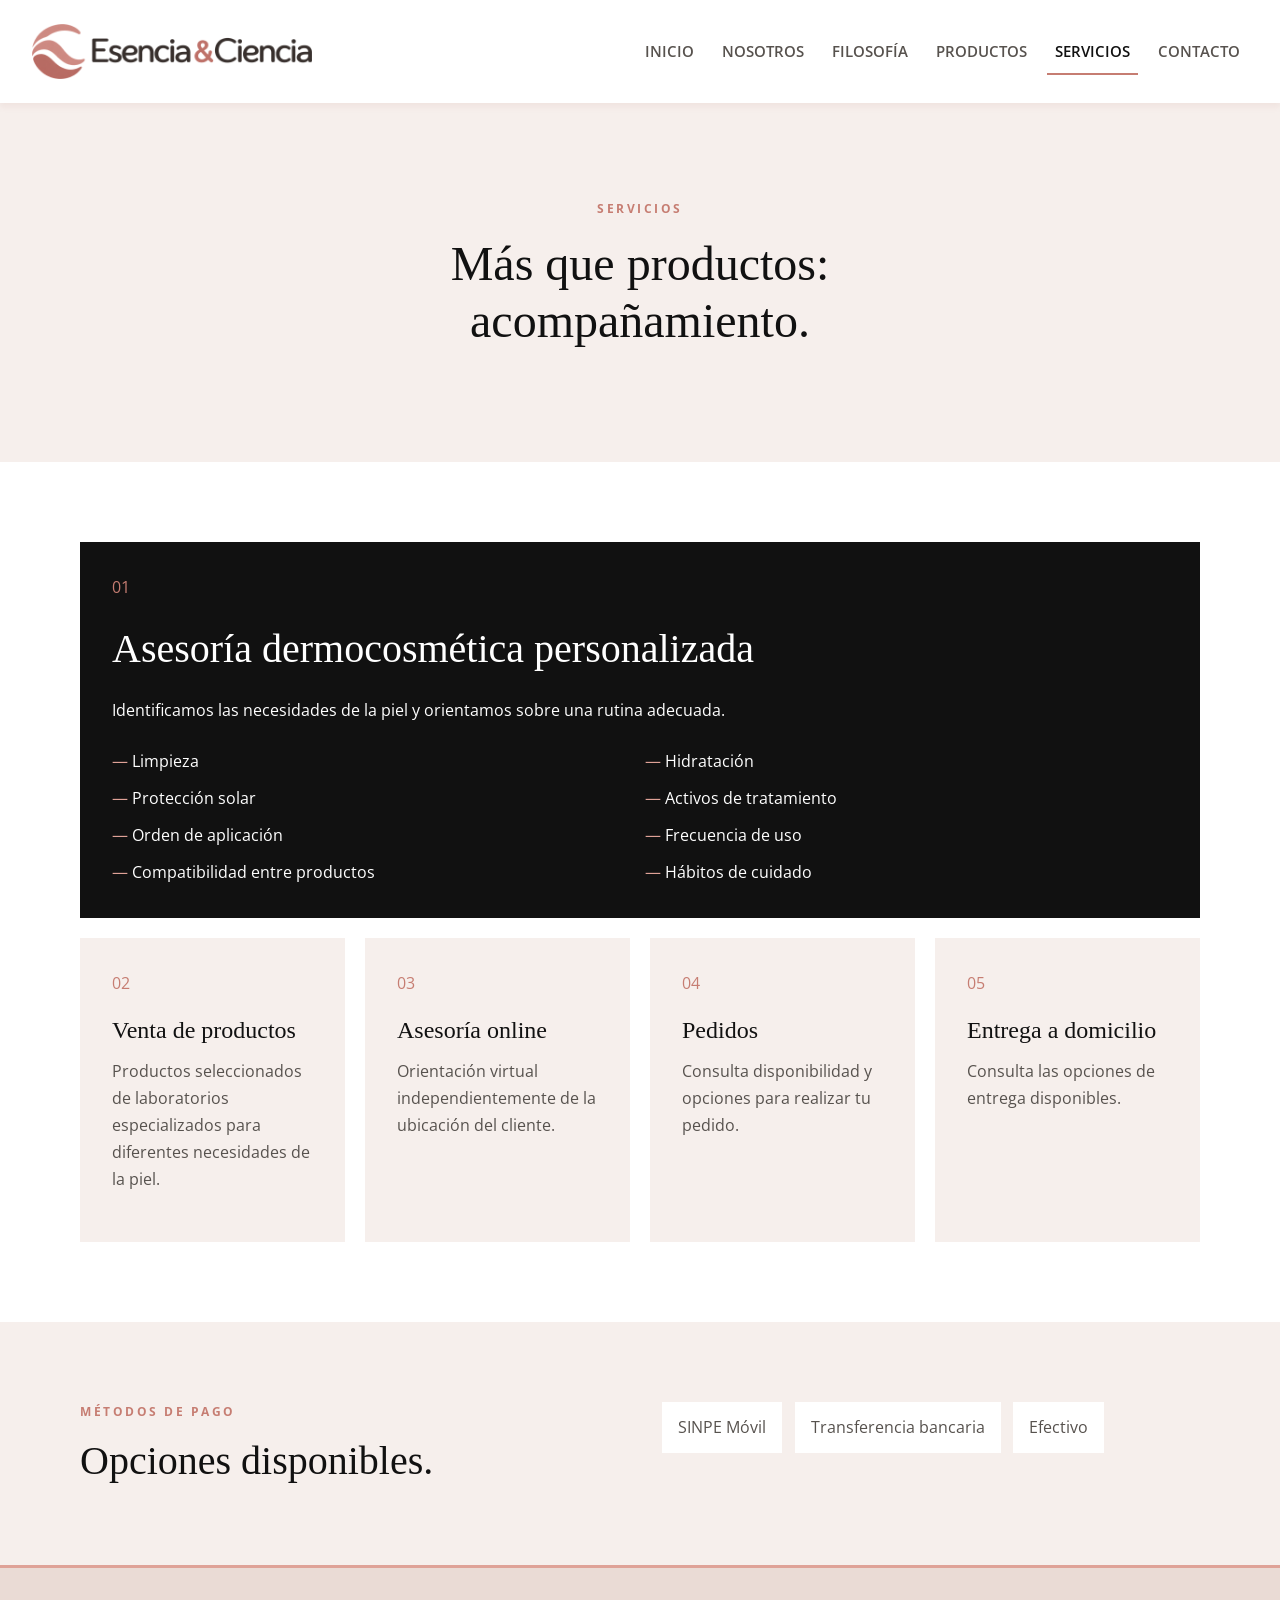
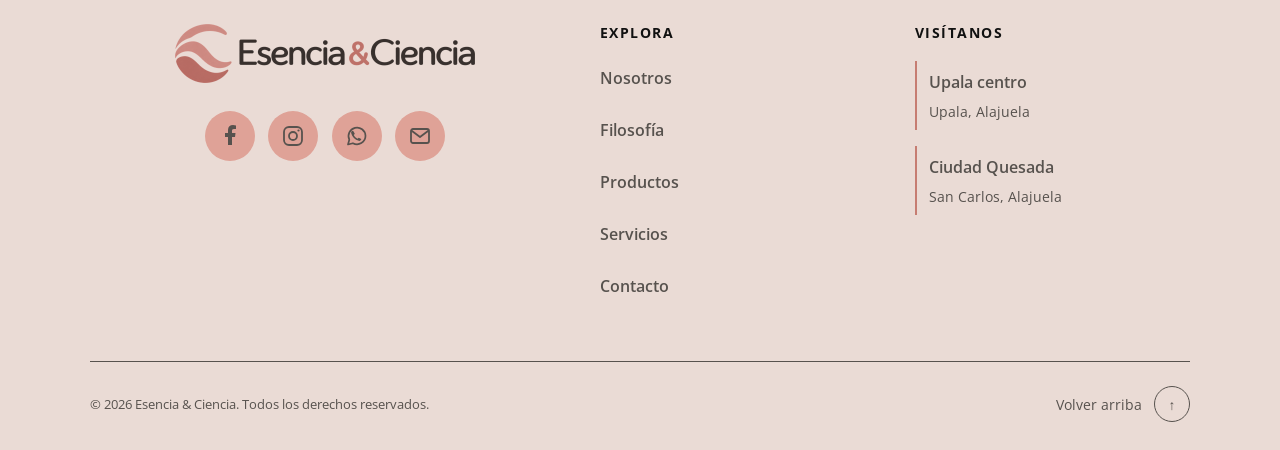
<file: Main/servicios.html>
<!DOCTYPE html>
<html lang="es">
    <head>
        <meta charset="UTF-8">
        <meta name="viewport" content="width=device-width, initial-scale=1.0">
        <title>Servicios</title>
        <link rel="stylesheet" href="../styles.css">
        <link rel="icon" type="image/png" sizes="32x32" href="../imagenes/logotipo/favicon-32.png">
    </head>
<body id="inicio-pagina">
<header class="encabezado">
    <nav>
        <a href="index.html" class="nav-logo" aria-label="Esencia &amp; Ciencia — Inicio">
            <img src="../imagenes/logotipo/logo-principal.webp" alt="Esencia &amp; Ciencia" width="1200" height="236">
        </a>

        <ul class="nav-menu">
            <li><a href="index.html">Inicio</a></li>
            <li><a href="nosotros.html">Nosotros</a></li>
            <li><a href="filosofia.html">Filosofía</a></li>
            <li><a href="productos.html">Productos</a></li>
            <li><a href="servicios.html" class="activo">Servicios</a></li>
            <li><a href="contacto.html">Contacto</a></li>
        </ul>
    </nav>
</header>
<main>
<section class="page-hero">
    <div class="container center">
        <p class="eyebrow">SERVICIOS</p>
        <h1>Más que productos:<br><span>acompañamiento.</span></h1>
    </div>
</section>

<section class="section">
    <div class="container service-grid">
        <article class="service-main oculto-zoom"><span>01</span><h2>Asesoría dermocosmética personalizada</h2><p>Identificamos las necesidades de la piel y orientamos sobre una rutina adecuada.</p>
            <ul>
                <li>Limpieza</li><li>Hidratación</li><li>Protección solar</li><li>Activos de tratamiento</li>
                <li>Orden de aplicación</li><li>Frecuencia de uso</li><li>Compatibilidad entre productos</li><li>Hábitos de cuidado</li>
            </ul>
        </article>
        <article class="service-card oculto-arriba"><span>02</span><h3>Venta de productos</h3><p>Productos seleccionados de laboratorios especializados para diferentes necesidades de la piel.</p></article>
        <article class="service-card oculto-arriba"><span>03</span><h3>Asesoría online</h3><p>Orientación virtual independientemente de la ubicación del cliente.</p></article>
        <article class="service-card oculto-arriba"><span>04</span><h3>Pedidos</h3><p>Consulta disponibilidad y opciones para realizar tu pedido.</p></article>
        <article class="service-card oculto-arriba"><span>05</span><h3>Entrega a domicilio</h3><p>Consulta las opciones de entrega disponibles.</p></article>
    </div>
</section>

<section class="section payment-section">
    <div class="container two-columns">
        <div><p class="eyebrow">MÉTODOS DE PAGO</p><h2>Opciones disponibles.</h2></div>
        <div class="payment-list"><span>SINPE Móvil</span><span>Transferencia bancaria</span><span>Efectivo</span></div>
    </div>
</section>
</main>
     <!-- PIE DE PÁGINA -->
<footer class="footer-sitio">
    <div class="contenedor">
        <div class="footer-columnas">

            <!-- Logo y redes -->
            <div class="footer-marca">
                <a
                    class="footer-logo"
                    href="index.html"
                    aria-label="Esencia y Ciencia — Inicio"
                >
                    <img
                        src="../imagenes/logotipo/logo-principal.webp"
                        alt="Esencia &amp; Ciencia"
                    >
                </a>

                <ul class="footer-redes" aria-label="Redes sociales y contacto">
                    <li>
                        <button
                            class="footer-social"
                            type="button"
                            aria-label="Facebook"
                            title="Facebook"
                        >
                            <img
                                class="footer-icono"
                                src="../imagenes/iconos/facebook.svg"
                                alt=""
                            >
                        </button>
                    </li>

                    <li>
                        <button
                            class="footer-social"
                            type="button"
                            aria-label="Instagram"
                            title="Instagram"
                        >
                            <img
                                class="footer-icono"
                                src="../imagenes/iconos/instagram.svg"
                                alt=""
                            >
                        </button>
                    </li>

                    <li>
                        <button
                            class="footer-social"
                            type="button"
                            aria-label="WhatsApp"
                            title="WhatsApp"
                        >
                            <img
                                class="footer-icono"
                                src="../imagenes/iconos/whatsapp.svg"
                                alt=""
                            >
                        </button>
                    </li>

                    <li>
                        <button
                            class="footer-social"
                            type="button"
                            aria-label="Correo electrónico"
                            title="Correo electrónico"
                        >
                            <img
                                class="footer-icono"
                                src="../imagenes/iconos/correo.svg"
                                alt=""
                            >
                        </button>
                    </li>
                </ul>
            </div>

            <!-- Navegación -->
            <nav
                class="footer-navegacion"
                aria-label="Navegación del pie de página"
            >
                <h2>Explora</h2>

                <ul>
                    <li><a href="nosotros.html">Nosotros</a></li>
                    <li><a href="filosofia.html">Filosofía</a></li>
                    <li><a href="productos.html">Productos</a></li>
                    <li><a href="servicios.html">Servicios</a></li>
                    <li><a href="contacto.html">Contacto</a></li>
                </ul>
            </nav>

            <!-- Ubicaciones -->
            <div class="footer-ubicaciones">
                <h2>Visítanos</h2>

                <ul>
                    <li>
                        <a href="contacto.html#ubicaciones">
                            <span class="footer-local">Upala centro</span>
                            <span class="footer-direccion">
                                Upala, Alajuela
                            </span>
                        </a>
                    </li>

                    <li>
                        <a href="contacto.html#ubicaciones">
                            <span class="footer-local">Ciudad Quesada</span>
                            <span class="footer-direccion">
                                San Carlos, Alajuela
                            </span>
                        </a>
                    </li>
                </ul>
            </div>
        </div>
        <!-- Cierre del footer -->
        <div class="footer-cierre">
            <small>
                © 2026 Esencia &amp; Ciencia. Todos los derechos reservados.
            </small>

            <a class="footer-volver" href="#inicio-pagina">
                Volver arriba
                <span aria-hidden="true">↑</span>
            </a>
        </div>
    </div>
</footer>

<!-- Animaciones de las secciones -->
<script>
    const elementosAnimables = document.querySelectorAll(
        ".oculto-arriba, .oculto-zoom, .oculto-izquierda, .oculto-derecha"
    );

    const observador = new IntersectionObserver((entradas) => {
        entradas.forEach(entrada => {
            if (entrada.isIntersecting) {
                entrada.target.classList.add("mostrar-scroll");
                observador.unobserve(entrada.target);
            }
        });
    }, {
        threshold: 0.15
    });

    elementosAnimables.forEach(elemento => {
        observador.observe(elemento);
    });
</script>
</body>
</html>
</file>
<file: styles.css>
@import url('https://fonts.googleapis.com/css2?family=Open+Sans:wght@400;500;600;700&display=swap');

/*VARIABLES*/
:root {
    --color-principal: #f6efec;
    /* Nude claro */
    --color-secundario: #eadbd5;
    /* Nude oscuro */
    --color-acento: #dfa297;
    /* Rosa */
    --color-acento-oscuro: #c67d72;
    /* Rosa oscuro */
    --color-gris: #8e8983;
    --color-texto: #57524e;
    --color-negro: #111111;
    --color-blanco: #ffffff;
    --transition: 0.35s ease;
    --color-tarjeta:#EAD9D4;
    --color-boton: #B86F67;
    --color-btn-hover:#f3897f;
    --color-tarjeta-hover: #e9e9e9;
    --fuente-titulos: "Kenao Sans Serif", Georgia, serif;
    --fuente-texto: "Open Sans", Arial, sans-serif;
}

/* ============================================
   CONTROL DE CARGA Y PRELOADER (VERSIÓN BLINDADA)
   ============================================ */

/* 1. Mientras carga: bloqueamos scroll y ocultamos TODO el contenido */
body.cargando {
    overflow: hidden !important;
}

body.cargando header,
body.cargando main,
body.cargando footer {
    opacity: 0 !important;
    visibility: hidden !important;
    transform: translateY(20px) !important;
    transition: none !important; /* Evita cualquier animación no deseada al inicio */
}

/* 2. Cuando termina de cargar: revelamos el contenido suavemente */
body:not(.cargando) header,
body:not(.cargando) main,
body:not(.cargando) footer {
    opacity: 1 !important;
    visibility: visible !important;
    transform: translateY(0) !important;
    transition: opacity 0.8s ease-out, transform 0.8s ease-out !important;
}

/* 3. Preloader: siempre visible y por encima de todo mientras esté activo */
.preloader {
    position: fixed !important;
    inset: 0 !important;
    z-index: 999999 !important;
    background-color: var(--color-principal) !important;
    display: flex !important;
    align-items: center !important;
    justify-content: center !important;
    opacity: 1 !important;
    visibility: visible !important;
    transition: opacity 0.8s ease-in-out, visibility 0.8s ease-in-out !important;
}

.preloader.oculto {
    opacity: 0 !important;
    visibility: hidden !important;
    pointer-events: none !important;
}

/* --- Animaciones internas del Preloader --- */
.preloader-contenido {
    display: flex !important;
    flex-direction: column !important;
    align-items: center !important;
    gap: 1.5rem !important;
    text-align: center !important;
}

.preloader-logo {
    width: 280px !important;
    max-width: 70vw !important;
    height: auto !important;
    opacity: 0;
    animation: revelarLogo 1s ease-out 0.3s forwards;
}
@keyframes revelarLogo { to { opacity: 1; } }

.molecula-svg { width: 200px !important; height: 40px !important; }

.trazo-molecular {
    stroke-dasharray: 400;
    stroke-dashoffset: 400;
    animation: dibujarTrazo 1.8s ease-in-out 0.5s forwards;
}
@keyframes dibujarTrazo { to { stroke-dashoffset: 0; } }

.nodo-molecular { opacity: 0; animation: aparecerNodo 0.5s ease-out forwards; }
.nodo-molecular:nth-child(2) { animation-delay: 1s; }
.nodo-molecular:nth-child(3) { animation-delay: 1.3s; }
.nodo-molecular:nth-child(4) { animation-delay: 1.6s; }

@keyframes aparecerNodo {
    0% { opacity: 0; transform: scale(0); }
    60% { transform: scale(1.3); }
    100% { opacity: 1; transform: scale(1); }
}

.preloader-texto {
    font-family: var(--fuente-texto);
    font-size: 0.75rem;
    letter-spacing: 3px;
    text-transform: uppercase;
    color: var(--color-acento-oscuro);
    opacity: 0;
    animation: fadeSuave 1s ease-out 1.8s forwards;
}
@keyframes fadeSuave { to { opacity: 1; } }

/* 4. Definición base del body (SIN animaciones que interfieran) */
body {
    background-color: var(--color-blanco);
    font-family: var(--fuente-texto);
    color: var(--color-texto);
    line-height: 1.7;
}

/*RESETEO Y ESTILOS BASE*/
*,
*::before,
*::after {
    box-sizing: border-box;
}

* {
    margin: 0;
    padding: 0;
}

ul {
    list-style: none;
}

body {
    display: flex;
    flex-direction: column;
    min-height: 100vh;

    background-color: var(--color-blanco);
    font-family: var(--fuente-texto);
    color: var(--color-texto);
    line-height: 1.7;
}

body > main {
    flex: 1;
    min-width: 0;
}

body > header,
body > footer {
    flex-shrink: 0;
}

@keyframes entradaSuave {
    0% {
        opacity: 0;
        transform: translateY(15px);
        /* Empieza un poco más abajo e invisible */
    }

    100% {
        opacity: 1;
        transform: translateY(0);
        /* Sube a su posición original y se muestra por completo */
    }
}

@view-transition {
    navigation: auto;
}

/* Estas clases preparan los elementos para aparecer al desplazarse por la página. */

/* El bloque empieza un poco más abajo y sube al mostrarse. */
.oculto-arriba {
    opacity: 0;
    transform: translateY(40px);
    transition: opacity 0.8s cubic-bezier(0.25, 0.46, 0.45, 0.94),
        transform 0.8s cubic-bezier(0.25, 0.46, 0.45, 0.94);
}

/* La imagen aparece suavemente y vuelve a su tamaño normal. */
.oculto-zoom {
    opacity: 0;
    transform: scale(1.05);
    transition: opacity 1s ease-out,
        transform 1s ease-out;
}

/* El bloque entra desde el lado izquierdo. */
.oculto-izquierda {
    opacity: 0;
    transform: translateX(-50px);
    transition: opacity 0.8s cubic-bezier(0.25, 0.46, 0.45, 0.94),
        transform 0.8s cubic-bezier(0.25, 0.46, 0.45, 0.94);
}

/* El bloque entra desde el lado derecho. */
.oculto-derecha {
    opacity: 0;
    transform: translateX(50px);
    transition: opacity 0.8s cubic-bezier(0.25, 0.46, 0.45, 0.94),
        transform 0.8s cubic-bezier(0.25, 0.46, 0.45, 0.94);
}

/* Estos retrasos hacen que los elementos aparezcan uno después del otro. */
.retraso-1 {
    transition-delay: 0.1s;
}

.retraso-2 {
    transition-delay: 0.3s;
}

.retraso-3 {
    transition-delay: 0.5s;
}

/* JavaScript agrega esta clase cuando el elemento entra en pantalla. */
.mostrar-scroll {
    opacity: 1;
    transform: translateY(0) scale(1);
}
/* Le añadi heigt:auto para que sea el tamaño de la imagen como tal */
img {
    display: block;
    max-width: 100%;
    height: auto;
}

/* Mantiene el contenido centrado y evita que las líneas sean demasiado largas. */
.contenedor {
    width: 90%;
    max-width: 1100px;
    margin: 0 auto;
}

/* Se usa en los bloques que presentan su contenido al centro. */
.centrado {
    text-align: center;
}

/* Este fondo suave separa algunas secciones sin cambiar la paleta del sitio. */
.fondo-secundario {
    background-color: var(--color-principal);
}

/* TIPOGRAFÍA */
h1,
h2,
h3 {
    font-family: var(--fuente-titulos);
    color: var(--color-negro);
    font-weight: 400;
    line-height: 1.2;
}

/* Tamaños base para móvil : Cambio Kevin */

h1 {
    font-size: 2rem;
}

h2 {
    font-size: 1.6rem;
}

h3 {
    font-size: 1.25rem;
}

/* Da énfasis al fragmento destacado de los títulos. */
.texto-acento {
    color: var(--color-acento-oscuro);
}

p {
    margin-bottom: 1rem;
}

/* Estilo común para rótulos como "Historia" o "Manifiesto". */
.etiqueta {
    color: var(--color-acento-oscuro);
    font-size: 0.8rem;
    font-weight: 700;
    letter-spacing: 2px;
    text-transform: uppercase;
    margin-bottom: 1rem;
}

/* La barra permanece arriba mientras se recorre la página. */
.encabezado {
    position: static;
    background-color: var(--color-blanco);
    z-index: 100;
}

/* Solo afecta a la navegación del encabezado */
.encabezado > nav {
    display: flex;
    flex-direction: column;
    align-items: center;
    gap: 1rem;

    padding: 1rem;
    background-color: rgba(255, 255, 255, 0.95);
    box-shadow: 0 4px 6px rgba(198, 125, 114, 0.1);
    backdrop-filter: blur(10px);
}

/* El logo conserva su tamaño y no se encoge junto con los enlaces. */
.nav-logo {
    display: block;
    flex-shrink: 0;
    max-width: 100%;
}

.nav-logo img {
    display: block;
    width: 280px;
    max-width: 100%;
    height: auto;
}
.logo-pie {
    display: block;
    width: 280px;
    max-width: 100%;
    height: auto;
}

/* Menú vertical en móvil */

.nav-menu {
    display: flex;
    flex-direction: column;
    align-items: stretch;
    gap: 0.25rem;

    width: 100%;
    list-style: none;
}

/* Los enlaces cambian de color y muestran una línea al pasar, enfocarlos o estar activos. */
.nav-menu a {
    display: flex;
    align-items: center;
    justify-content: center;

    min-height: 44px;
    padding: 0.65rem 0.5rem;

    color: var(--color-texto);
    font-size: 0.95rem;
    font-weight: 600;
    text-align: center;
    text-decoration: none;
    text-transform: uppercase;

    position: relative;
    transition: color 0.3s ease;
}

.nav-menu a::after {
    content: '';
    position: absolute;
    bottom: 0;
    left: 0;
    width: 100%;
    height: 2px;
    background-color: var(--color-acento-oscuro);
    transform: scaleX(0);
    transform-origin: right;
    transition: transform 0.3s ease-out;
}

.nav-menu a:focus,
.nav-menu a:hover,
.nav-menu a.activo {
    color: var(--color-negro);
}

.nav-menu a:focus::after,
.nav-menu a:hover::after,
.nav-menu a.activo::after {
    transform: scaleX(1);
    transform-origin: left;
}

/* Espaciado y distribución de las secciones de estas páginas. */
.seccion-espaciada {
    padding: 3rem 0;
}

/* La portada usa un fondo suave y más espacio para destacar el título. */
.seccion-hero {
    background-color: var(--color-principal);
    padding: 3rem 0;
}


/* Grilla de Historia */
.cuadricula-historia {
    display: grid;
    grid-template-columns: minmax(0, 1fr);
    gap: 2rem;
}


/* Grilla Fundadora */
.cuadricula-fundadora {
    display: grid;
    grid-template-columns: minmax(0, 1fr);
    gap: 2rem;
    align-items: center;
}

/* Redondea las esquinas de la foto de la fundadora. */
.fundadora-imagen img {
    border-radius: 15px;
}

/* Destaca la especialidad que acompaña el nombre de la fundadora. */
.profesion {
    color: var(--color-acento-oscuro);
    font-weight: 700;
    margin-bottom: 1.5rem;
}

/* La cita se separa del resto del texto con fondo claro y una línea de acento. */
.cita-destacada {
    margin-top: 1.5rem;
    padding: 1.5rem;
    border-left: 4px solid var(--color-acento);
    background-color: var(--color-blanco);
    font-family: var(--fuente-titulos);
    font-size: 1.2rem;
    color: var(--color-negro);
}

/* Misión y visión se muestran lado a lado en pantallas grandes. */
.cuadricula-tarjetas {
    display: grid;
    grid-template-columns: minmax(0, 1fr);
    gap: 1.5rem;
}

/* Ambas tarjetas comparten el mismo espacio interior. */
.tarjeta-oscura,
.tarjeta-rosa {
   padding: 1.5rem;
}

/* Número que identifica cada tarjeta o pilar. */
.numero {
    font-size: 1.2rem;
    font-weight: bold;
    display: block;
    margin-bottom: 1rem;
}

/* La misión usa fondo oscuro y texto claro para diferenciarse de la visión. */
.tarjeta-oscura {
    background-color: var(--color-texto);
    color: var(--color-blanco);
}

.tarjeta-oscura h3 {
    color: var(--color-blanco);
    margin-bottom: 1rem;
}

.tarjeta-oscura .numero {
    color: var(--color-acento);
}

/* La visión usa el color de acento y texto oscuro. */
.tarjeta-rosa {
    background-color: var(--color-acento);
    color: var(--color-negro);
}

.tarjeta-rosa h3 {
    color: var(--color-negro);
    margin-bottom: 1rem;
}

.tarjeta-rosa p {
    color: var(--color-negro);
}

.tarjeta-rosa .numero {
    color: var(--color-negro);
}



/* Filosofía: limitamos el ancho del texto introductorio. */
.contenedor-reducido {
    max-width: 700px;
}

/* Los tres pilares se organizan en columnas. */
.cuadricula-pilares {
    display: grid;
    grid-template-columns: minmax(0, 1fr);
    gap: 1.5rem;
}
.pilar {
    background-color: var(--color-blanco);
    padding: 1.5rem;
    border: 1px solid transparent;
    transition: border-color 0.3s ease, transform 0.3s ease;
}

.pilar:hover {
    border-color: var(--color-acento);
    transform: translateY(-5px);
    /* Pequeño salto al pasar el mouse */
}

.pilar h3 {
    margin-bottom: 1rem;
}

/* El fondo oscuro destaca el manifiesto al final de Filosofía. */
.fondo-oscuro {
    background-color: var(--color-negro);
    color: var(--color-blanco);
}

.fondo-oscuro h2,
.fondo-oscuro p {
    color: var(--color-blanco);
}

/*Clases para Sevicios*/
.page-hero {
    padding: 3rem 0;
    background-color: var(--color-principal);
}


.page-hero h1 {
    margin-bottom: 1rem;
}

.eyebrow {
    color: var(--color-acento-oscuro);
    font-size: .72rem;
    font-weight: 700;
    letter-spacing: .22em;
    margin-bottom: 1rem;

}

.center {
    text-align: center;
}

.container {
    width: calc(100% - 2rem);
    max-width: 1120px;
    margin: 0 auto;
}

.section {
    padding: 3rem 0;
}

.service-grid {
    display: grid;
    grid-template-columns: minmax(0, 1fr);
    gap: 1.5rem;
}

.service-main {
    min-width: 0;
    padding: 1.5rem;
    background-color: var(--color-negro);
    color: var(--color-blanco);
}

.service-main h2 {
    color: white;
    margin: 1.5rem 0;
}

.service-main span,
.service-card span {
    color: var(--color-acento-oscuro);
}

.service-main ul {
    display: grid;
    grid-template-columns: minmax(0, 1fr);
    gap: 0.6rem;
    margin-top: 1.5rem;
}

.service-main li::before {
    content: "— ";
    color: var(--color-acento);
}

.service-card {
    min-width: 0;
    padding: 1.5rem;
    background-color: var(--color-principal);

    transition:
        transform 0.35s ease,
        box-shadow 0.35s ease;
}

.service-card:hover {
    transform: translateY(-7px);
    box-shadow: 0 15px 45px rgba(55, 42, 38, .12);
}

.service-card h3 {
    margin: 1.2rem 0 .8rem;
}

.payment-section {
    background: var(--color-principal);
}

.payment-list {
    display: flex;
    flex-wrap: wrap;
    justify-content: center;
    gap: 0.8rem;
}


.payment-list span {
    max-width: 100%;
    padding: 0.75rem 1rem;
    text-align: center;
    background-color: var(--color-blanco);
    transition: var(--transition);
}

.payment-list span:hover{
    transform: translateY(-5px);
    box-shadow:0 15px 45px rgba(55, 42, 38, .12);
}

 /*Meylin*/

p::selection,
h1::selection,
h2::selection {
    background-color: var(--color-tarjeta);
}

.etiqueta-producto {
    color: var(--color-texto);
    font-size: 20px;
    font-weight: 700;
    font-family: var(--fuente-titulos);
}
.tarjeta-seccion {
    color: var(--color-acento-oscuro);
    font-size: 30px;
    font-weight: 700;
    font-family: var(--fuente-titulos);
    margin-bottom: 20px;
    text-align: center;
    animation: aparecer 1s ease-in-out both;
}

@keyframes aparecer {
    0% {
        opacity: 0;
        transform: translateX(-1000px);
    }

    100% {
        opacity: 1;
        transform: translateX(0);
    }
}

/* Espacio del catalogo en movil */
.seccion-principal {
    width: 100%;
    padding: 3rem 1rem;
    background-color: var(--color-secundario);
}

.contenedor-producto {
    max-width: 1280px;
    margin: 0 auto;
}

/* Una columna como punto de partida */
.diseño-cuadricula {
    display: grid;
    grid-template-columns: minmax(0, 1fr);
    gap: 1.5rem;
}
/* Tarjeta sin altura fija */
.tarjeta-producto {
    width: 100%;
    min-width: 0;
    perspective: 1000px;
    background-color: transparent;
}

/* Parte interior que realiza el giro */
/* Las dos caras comparten el mismo espacio */
.interior-tarjeta {
    display: grid;
    height: 100%;
    transform-style: preserve-3d;
    transition: transform 0.6s ease;
}

/* Cuando la tarjeta está volteada */
.tarjeta-producto.volteada .interior-tarjeta {
    transform: rotateY(180deg);
}

/* Cara frontal y trasera */
/* Ambas caras determinan la altura necesaria */
.tarjeta-frontal,
.tarjeta-trasera {
    grid-area: 1 / 1;
    min-width: 0;
    padding: 1.25rem;

    display: flex;
    flex-direction: column;
    justify-content: space-between;

    background-color: var(--color-blanco);
    border-radius: 10px;

    backface-visibility: hidden;
    -webkit-backface-visibility: hidden;
}
/* Transiciones de la cara frontal */
.tarjeta-frontal {
    transition:
        transform 0.3s ease,
        background-color 0.3s ease,
        box-shadow 0.3s ease;
}

/* Realce al pasar el cursor o enfocar un botón interior */
.tarjeta-producto:not(.volteada):hover .tarjeta-frontal,
.tarjeta-producto:not(.volteada):focus-within .tarjeta-frontal {
    transform: translateY(-8px) scale(1.02);
    background-color: var(--color-tarjeta-hover);
    box-shadow: 0 14px 28px rgba(87, 82, 78, 0.16);
}
/* Cara trasera */
.tarjeta-trasera {
    transform: rotateY(180deg);
    background-color: var(--color-principal);
}

/* Contenido de la tarjeta */
/* Contenido de ambas caras */
.tarjeta-contenido {
    display: flex;
    flex-direction: column;
    justify-content: flex-start;
    flex: 1;

    min-width: 0;
    min-height: 0;
    padding-bottom: 8px;
}

/* Mantiene el texto arriba y reserva una posición uniforme para los botones. */
.tarjeta-frontal .tarjeta-contenido {
    justify-content: flex-start;
}

.tarjeta-trasera .tarjeta-contenido {
    justify-content: flex-start;

}
/* Imagen */
.tarjeta-imagen {
    position: relative;
    width: 100%;
    height: 220px;
    border-radius: 4px;
    overflow: hidden;
    background-color: var(--color-tarjeta);
    margin-bottom: 12px;
    flex-shrink: 0;
}

.tarjeta-imagen img {
    width: 100%;
    height: 100%;
    object-fit: contain;
}
.tarjeta-texto {
    display: flex;
    flex-direction: column;
    gap: 4px;
    font-size: 16px;
}
.tarjeta-titulo {
    font-family: var(--fuente-titulos);
    font-size: 22px;
    line-height: 1.2;
    font-weight: 600;
    color: var(--color-acento-oscuro);
}
.tarjeta-descripcion {
    margin-top: 0.25rem;
    font-size: 0.875rem;
    line-height: 1.6;
    color: var(--color-texto);
    overflow-wrap: break-word;
}

/* Botón */
/* Mantiene el botón después del contenido */
.tarjeta-boton {
    display: flex;
    align-items: center;
    justify-content: center;
    gap: 0.5rem;

    margin-top: auto;
    padding-top: 1rem;
    flex-shrink: 0;
}
.boton-personalizar {
    display: inline-flex;
    align-items: center;
    justify-content: center;

    min-height: 44px;
    max-width: 100%;
    padding: 0.65rem 1rem;

    font-family: inherit;
    font-size: 0.875rem;
    font-weight: 600;
    text-align: center;

    color: var(--color-blanco);
    background-color: var(--color-texto);
    border: 0;
    border-radius: 30px;
    cursor: pointer;

    transition:
        background-color 0.2s ease,
        color 0.2s ease,
        transform 0.2s ease;
}
.boton-personalizar:hover,
.boton-personalizar:focus-visible {
    color: var(--color-negro);
    background-color: var(--color-acento);
}

.boton-personalizar:focus-visible {
    outline: 2px solid var(--color-texto);
    outline-offset: 4px;
}

/* Respuesta al presionar con mouse o dedo */
.boton-personalizar:active {
    transform: scale(0.96);
}
/* Pie de la tarjeta trasera */
.pie-tarjeta {
    margin-top: 12px;
    padding-top: 8px;
    display: flex;
    align-items: center;
    justify-content: center;
    gap: 8px;
    flex-shrink: 0;

}
.categoria{
    margin-bottom: 50px;
}

/*PARTE DE CONTACTO DE KEVIN Y DEMAS PARTES QUE ME CORRESPONDEN  */
/* CONTACTO: ESTILOS BASE DEL FORMULARIO */

/* CONTACTO, UBICACIONES Y FOOTER */

/* Centra la presentación sin centrar las etiquetas del formulario. */
.introduccion-contacto {
    max-width: 720px;
    margin: 0 auto;
    text-align: center;
}

.introduccion-contacto > p:last-child {
    line-height: 1.7;
}

/* La tarjeta queda centrada dentro del contenedor. */
.formulario-contacto {
    box-sizing: border-box;
    width: 100%;
    max-width: 720px;
    margin: 2rem auto 0;
    padding: 1.25rem;

    background-color: var(--color-principal);
    border: 1px solid var(--color-secundario);
    border-top: 4px solid var(--color-acento);
    border-radius: 20px;

    box-shadow: 0 8px 24px rgba(87, 82, 78, 0.08);
}

/* Cada etiqueta aparece encima de su campo */
.campo-formulario {
    display: flex;
    flex-direction: column;
    gap: 0.5rem;
    margin-bottom: 1.5rem;
}

.campo-formulario label {
    font-size: 0.95rem;
    font-weight: 600;
    color: var(--color-texto);
}

/* Apariencia compartida por todos los campos */
.campo-formulario input,
.campo-formulario select,
.campo-formulario textarea {
    box-sizing: border-box;
    width: 100%;
    padding: 0.9rem 1rem;
    min-width: 0;

    font-family: inherit;
    font-size: 1rem;
    line-height: 1.5;
    color: var(--color-texto);

    background-color: var(--color-blanco);
    border: 1px solid var(--color-gris);
    border-radius: 10px;

    transition: border-color 0.2s ease,
                background-color 0.2s ease;
}

/* Texto de ejemplo dentro de los campos */
.campo-formulario input::placeholder,
.campo-formulario textarea::placeholder {
    color: var(--color-texto);
    opacity: 0.8;
}

/* Al pasar el cursor */
.campo-formulario input:hover,
.campo-formulario select:hover,
.campo-formulario textarea:hover {
    border-color: var(--color-acento-oscuro);
}

/* Al seleccionar un campo con el mause o el teclado */
.campo-formulario input:focus,
.campo-formulario select:focus,
.campo-formulario textarea:focus {
    background-color: var(--color-blanco);
    border-color: var(--color-acento-oscuro);
    outline: 2px solid var(--color-texto);
    outline-offset: 3px;
}

/* Permite ampliar el mensaje unicamente hacia abajo */
.campo-formulario textarea {
    resize: vertical;
}

/* Aviso de campos obligatorios */
.nota-formulario {
    margin-bottom: 0;
    font-size: 0.9rem;
    color: var(--color-texto);
}
/* Botónn del formulario */
.boton-contacto {
    margin-top: 1.5rem;
    padding: 0.9rem 1.5rem;
    width: 100%;
    min-height: 44px;

    font-family: inherit;
    font-size: 1rem;
    font-weight: 600;

    color: var(--color-blanco);
    background-color: var(--color-texto);
    border: 2px solid transparent;
    border-radius: 12px;
    cursor: pointer;

    transition: background-color 0.2s ease,
                color 0.2s ease;

}

.boton-contacto:hover {
    background-color: var(--color-acento);
    color: var(--color-negro);
}

.boton-contacto:focus-visible {
    outline: 2px solid var(--color-texto);
    outline-offset: 4px;
}

/* Respuesta mientras se presiona Enviar */
.boton-contacto:active {
    background-color: var(--color-acento-oscuro);
    color: var(--color-negro);
}

/* La respuesta ocupa espacio solo cuando tiene contenido */
#respuesta-formulario:not(:empty) {
    margin-top: 1rem;
    margin-bottom: 0;
    padding: 1rem;

    color: var(--color-texto);
    background-color: var(--color-blanco);
    border-left: 4px solid var(--color-acento-oscuro);
    border-radius: 8px;
}

/* CONTACTO: SELECTOR DE SEDES */

.seccion-sedes {
    padding: 4rem 0;
    background:
        radial-gradient(circle at top right, var(--color-secundario), transparent 65%
        ),
        var(--color-principal);
}

.introduccion-sedes {
    max-width: 680px;
}

.introduccion-sedes h2 {
    margin-bottom: 1rem;
}

.introduccion-sedes > p:last-child {
    line-height: 1.8;
}

/* Botones para elegir la sede */

.selector-sedes {
    display: flex;
    flex-wrap: wrap;
    gap: 0.75rem;
    margin: 2rem 0 1.5rem;
}

.boton-sede {
    padding: 0.85rem 1.25rem;
    border: 1px solid var(--color-texto);
    border-radius: 30px;

    font: inherit;
    font-weight: 600;

    background-color: var(--color-blanco);
    color: var(--color-texto);
    cursor: pointer;

    transition:
        background-color 0.25s ease,
        border-color 0.25s ease,
        box-shadow 0.25s ease;
}

.boton-sede:hover {
    background-color: var(--color-secundario);
}

.boton-sede[aria-pressed="true"] {
    background-color: var(--color-acento);
    border-color: var(--color-acento);
    color: var(--color-negro);
    box-shadow: 0 4px 12px rgba(87, 82, 78, 0.12);
}

.boton-sede:focus-visible,
.enlace-sede:focus-visible {
    outline: 2px solid var(--color-texto);
    outline-offset: 4px;
}

/* Panel con información y mapa */

.panel-sede {
    display: grid;
    grid-template-columns: minmax(0, 1fr);

    overflow: hidden;
    background-color: var(--color-blanco);
    border: 1px solid var(--color-secundario);
    border-radius: 24px;
    box-shadow: 0 12px 32px rgba(87, 82, 78, 0.08);
}

.panel-sede[hidden] {
    display: none;
}

/* Entrada del panel al seleccionar una sede */
.panel-sede:not([hidden]) {
    animation: entradaSede 0.3s ease-out;
}

@keyframes entradaSede {
    from {
        opacity: 0;
        transform: translateY(6px);
    }

    to {
        opacity: 1;
        transform: translateY(0);
    }
}

/* Entrada suave de Contacto */
.introduccion-contacto,
.formulario-contacto,
.introduccion-sedes {
    animation: entradaSede 0.6s ease-out;
}

/* Entrada del contenido del footer */
.footer-marca,
.footer-navegacion,
.footer-ubicaciones {
    animation: entradaSede 0.6s ease-out;
}

.informacion-sede {
    min-width: 0;
    padding: 1.5rem;

    background:
        linear-gradient( 135deg, var(--color-principal),
            var(--color-secundario)
        );
}

.numero-sede {
    display: inline-block;
    margin-bottom: 1.5rem;
    padding: 0.4rem 0.8rem;

    border: 1px solid var(--color-texto);
    border-radius: 30px;

    color: var(--color-texto);
    font-size: 0.85rem;
    font-weight: 600;
    letter-spacing: 0.1em;
}

.informacion-sede h3 {
    margin: 0 0 0.75rem;
    font-size: 1.75rem;
    color: var(--color-texto);
}

.informacion-sede address {
    margin-bottom: 1rem;
    font-style: normal;
    line-height: 1.6;
    color: var(--color-texto);
}

.informacion-sede > p:not(.etiqueta) {
    max-width: 55ch;
    line-height: 1.8;
}

/* Enlace externo */

.enlace-sede {
    display: inline-block;
    margin-top: 1rem;
    padding: 0.85rem 1.1rem;

    background-color: var(--color-texto);
    color: var(--color-blanco);
    border-radius: 12px;

    font-weight: 600;
    text-decoration: none;

    transition:
        background-color 0.25s ease,
        color 0.25s ease;
}

.enlace-sede:hover {
    background-color: var(--color-acento);
    color: var(--color-negro);
}

.enlace-sede .detalle-enlace {
    display: block;
    margin-top: 0.3rem;
    font-size: 0.75rem;
    font-weight: 400;
}

/* Mapa integrado */

.mapa-sede {
    min-width: 0;
    background-color: var(--color-secundario);
}

/* Mapa con altura suficiente en móvil */
.mapa-sede iframe {
    display: block;
    width: 100%;
    height: 320px;
    border: 0;
}

.referencia-sedes {
    margin-top: 1rem;
    font-size: 0.85rem;
    line-height: 1.6;
    color: var(--color-texto);
}

/* FOOTER */

.footer-sitio {
    padding: 3.5rem 0 1.5rem;
    color: var(--color-texto);
    background-color: var(--color-secundario);
    border-top: 3px solid var(--color-acento);
}

.footer-sitio ul {
    margin: 0;
    padding: 0;
    list-style: none;
}

.footer-sitio a {
    color: inherit;
    text-decoration: none;
}

.footer-sitio h2 {
    margin: 0 0 1.25rem;
    font-family: inherit;
    font-size: 0.9rem;
    font-weight: 700;
    letter-spacing: 0.1em;
    text-transform: uppercase;
}

/* Distribución del contenido */

/* Contenido apilado para el  móvil */
.footer-columnas {
    display: flex;
    flex-direction: column;
    align-items: stretch;
    gap: 2.5rem;
    padding-bottom: 2rem;
}

/* Logo y redes centrados */
.footer-marca {
    display: flex;
    flex-direction: column;
    align-items: center;

    min-width: 0;
    text-align: center;
}

.footer-navegacion,
.footer-ubicaciones {
    min-width: 0;
    text-align: center;
}

/* Evita que el nav general cree una tarjeta en el footer */

.footer-sitio .footer-navegacion {
    display: block;
    margin: 0;
    padding: 0;
    background: transparent;
    border: 0;
    border-radius: 0;
    box-shadow: none;
    backdrop-filter: none;
}

/* Logo */

.footer-logo {
    display: inline-block;
    max-width: 100%;
}

.footer-logo img {
    display: block;
    width: 300px;
    max-width: 100%;
    height: auto;
    aspect-ratio: 1200 / 236;
}

/* Redes centradas debajo del logo */

.footer-sitio .footer-redes {
    display: flex;
    flex-wrap: wrap;
    justify-content: center;
    gap: 0.85rem;
    margin-top: 1.75rem;
}

.footer-social {
    display: inline-flex;
    align-items: center;
    justify-content: center;

    box-sizing: border-box;
    width: 50px;
    height: 50px;
    padding: 0;

    background-color: var(--color-acento);
    border: 1px solid transparent;
    border-radius: 50%;
    cursor: pointer;

    transition:transform 0.2s ease,
               background-color 0.2s ease,
               border-color 0.2s ease,
               box-shadow 0.2s ease;

}

/* Fondo claro para conservar el contraste del icono gris */

/* Se encoge un poco mientras lo presiono */
.footer-social:active {
    transform: scale(0.92);
    background-color: var(--color-secundario);
    box-shadow: 0 0 0 2px rgba(198, 125, 114, 0.2);
}

/* Tamaño compartido por los cuatro archivos SVG */

.footer-icono {
    display: block;
    width: 24px;
    height: 24px;
}

/* Navegación */

.footer-navegacion ul {
    display: flex;
    flex-direction: column;
    gap: 0.5rem;
}

.footer-navegacion a {
    display: inline-block;
    padding: 0.25rem 0;
    font-weight: 600;
    min-height: 44px;

    text-decoration: underline;
    text-decoration-color: transparent;
    text-underline-offset: 5px;

    transition:
        color 0.2s ease,
        text-decoration-color 0.2s ease;
}

.footer-navegacion a:hover,
.footer-navegacion a:focus-visible {
    color: var(--color-negro);
    text-decoration-color: currentColor;
}

/* Ubicaciones */

.footer-ubicaciones ul {
    display: flex;
    flex-direction: column;
    gap: 1rem;
}

.footer-ubicaciones a {
    display: block;
    padding: 0.5rem 0.75rem;
    border-left: 2px solid var(--color-acento-oscuro);
    border-radius: 0 10px 10px 0;

    transition:
        background-color 0.2s ease,
        border-color 0.2s ease;
}

.footer-ubicaciones a:hover,
.footer-ubicaciones a:focus-visible {
    background-color: var(--color-principal);
    border-left-color: var(--color-texto);
}

.footer-local,
.footer-direccion {
    display: block;
}

.footer-local {
    margin-bottom: 0.25rem;
    font-weight: 600;
}

.footer-direccion {
    font-size: 0.85rem;
    line-height: 1.6;
}

/* Franja inferior */

.footer-cierre {
    display: flex;
    flex-direction: column;
    align-items: center;
    gap: 1rem;

    padding-top: 1.25rem;
    border-top: 1px solid var(--color-texto);
    text-align: center;
}

.footer-cierre small {
    font-size: 0.8rem;
}

.footer-volver {
    display: inline-flex;
    align-items: center;
    gap: 0.75rem;
    font-size: 0.85rem;
    min-height: 44px;
}

.footer-volver span {
    display: inline-flex;
    align-items: center;
    justify-content: center;

    width: 36px;
    height: 36px;
    border: 1px solid var(--color-texto);
    border-radius: 50%;

    transition:background-color 0.2s ease,
        color 0.2s ease;
}

.footer-volver:hover span,
.footer-volver:focus-visible span {
    background-color: var(--color-texto);
    color: var(--color-blanco);
}

/* Selección con el teclado */

.footer-sitio a:focus-visible,
.footer-social:focus-visible {
    outline: 2px solid var(--color-texto);
    outline-offset: 5px;
}

/* Fin de Contacto y footer */

/* PARTE FINAL DE KEVIN  */


/*Clases para index(inicio)*/

.hero {
    padding: 3rem 0;
    background: var(--color-principal);
    display: flex;
    align-items: center;
    overflow: hidden;
}
/* En movil  el texto y la imagen van uno debajo del otro */
.hero-grid {
    display: grid;
    grid-template-columns: minmax(0, 1fr);
    gap: 3rem;
    align-items: center;
}

/*Contenedor para los botones en el inicio*/
.hero-buttons {
    display:flex;
    gap:1rem;
    flex-wrap:wrap;
}

/*Esta clase es para todos los botones*/
.btn {
    display:inline-block;
    border:1px solid var(--color-negro);
    background:var(--color-negro);
    color:var(--color-blanco);
    padding:13px 23px;
    font-size:0.75rem;
    font-weight:700;
    letter-spacing:0.08em;/*Los espacio para cada letra*/
    text-transform:uppercase; /*Pone el texto en mayuscula*/
    transition:var(--transition);
    cursor:pointer;
    text-decoration: none;
}

/*Estilo para el boton de servicios en el inicio*/
.btn-light {
    background:var(--color-blanco);
    color:var(--color-negro);
    border-color:var(--color-blanco);
}

/*Estilo para el boton de contacto en el inicio*/
.btn-outline {
    background:transparent;
    color:var(--color-negro);
    list-style: none;
}

/*Contenedor para la foto*/
.hero-photo {
    position: relative;
    width: 100%;
    max-width: 470px;
    margin-bottom: 1.5rem;
    justify-self: center;
}

/*Diseño para imagen que va en el inicio*/
.hero-photo img {
    position:relative;
    z-index:2;
    border-radius:250px 250px 25px 25px;
    box-shadow:0 15px 45px rgba(55, 42, 38, .12);
}

/*Border que esta atras de la imagen*/
.photo-border {
    position:absolute;
    inset:25px -25px -25px 25px;
    border:1px solid var(--color-acento);
    border-radius:250px 250px 25px 25px;
    animation:float 4s ease-in-out infinite;
}

/*Animacion que parece esta flotando para el borde que esta detras de la foto*/
@keyframes float {
    0%,100%{transform:translateY(0)}
    50%{transform:translateY(-12px)}
}

/*Fondo blanco para una parte de la pagina*/
.intro {
    background:var(--color-blanco);
}

/* Texto en una columna para aplicar y respetar el  movil first */
.two-columns {
    display: grid;
    grid-template-columns: minmax(0, 1fr);
    gap: 2rem;
    align-items: start;
}

/*Diseño los textos que funcionan como links de otros html*/
.text-link {
    display:inline-block;
    margin-top:1.5rem;
    color:var(--color-acento-oscuro);
    font-weight:700;
    padding-bottom:3px;
    transition:var(--transition);
    text-decoration: none;
}
/*Cambia el tamaño del texto cuando se le pasa el mause*/
.text-link:hover {
    transform:translateX(5px);
}

/*Es para que todos lo h2 que estan en la clase .fondo-oscuro sean blancos*/
.fondo-oscuro h2 {
    color:var(--color-blanco);
}
/*Es para que todo que tenga la clase .eyebrow que esta en el fodo-oscuros sea de diferente color*/
.fondo-oscuro .eyebrow {
    color:var(--color-acento);
}

/*Es para el tamaño de las letras*/
.max-text {
    max-width: 700px;
    margin: 1.5rem auto 2rem;
}

/* Titulo y enlace uno debajo del otro  */
.section-title-row {
    display: flex;
    flex-direction: column;
    align-items: flex-start;
    gap: 1rem;
    margin-bottom: 2rem;
}

/*Aqui se cambia el tamaño de los parrafos que sean hijos de section-title-row*/
.section-title-row > p {
    max-width:420px;
}

/* Categorias en una sola  coluna */
.mini-grid {
    display: grid;
    grid-template-columns: minmax(0, 1fr);
    gap: 1rem;
}
/*Le da estilo a todo los article que estan en el mini-grid*/
.mini-grid article {
    min-width: 0;
    padding: 1.5rem;
    background: var(--color-principal);
    transition: var(--transition);
}

/*Efecto cuando se le pasa un mause en los article*/
.mini-grid article:hover {
    transform:translateY(-8px);
    background:var(--color-negro);
}

/*El efecto cambia los colores de los textos en el mini-grid*/
.mini-grid article:hover h3,.mini-grid article:hover p {
    color:var(--color-blanco);
}

/*Color y tamaño para los span*/
.mini-grid span {
    color:var(--color-acento-oscuro);
    font-size:.75rem;
}

/*Cambia los estilos de lo h3 que estan el mini-grid*/
.mini-grid h3 {
    margin:1.2rem 0 .5rem;
    font-size:1.5rem;
}

/*Cambia el color de una parte de la pagina*/
.cta {
    background: var(--color-acento);
    padding: 3rem 0;
}

/*Cambia el tamaño de un h2 que esta en .cta*/
.cta h2 {
    max-width:800px;
    margin:0 auto 2rem;
}

/* Parte de responsividad para todo tipo de dispositivos */
/* BREAKPOINTS */
/* TABLET: desde 768 px */

@media (min-width: 768px) {
    /* Mantiene visible el encabezado al bajar */
    .encabezado {
        position: sticky;
        top: 0;
    }

    .encabezado > nav {
        padding: 1.25rem 1.5rem;
    }

    /* Enlaces horizontales debajo del logo */
    .nav-menu {
        flex-direction: row;
        flex-wrap: wrap;
        justify-content: center;
        gap: 0.25rem 0.75rem;
    }

    /* Tamaño de los títulos */
    h1 {
        font-size: 2.5rem;
    }

    h2 {
        font-size: 2rem;
    }

    h3 {
        font-size: 1.4rem;
    }

    /* Dos columnas de servicios */
    .service-grid {
        grid-template-columns: repeat(2, minmax(0, 1fr));
        gap: 2rem;
    }

    /* La presentación negra ocupa una fila completa */
    .service-main {
        grid-column: 1 / -1;
        padding: 2rem;
    }

    .service-main ul {
        grid-template-columns: repeat(2, minmax(0, 1fr));
    }

    .service-card {
        padding: 2rem;
    }

     /* Más espacio desde tablet */
    .seccion-espaciada,
    .seccion-hero,
    .page-hero,
    .section {
        padding: 4rem 0;
    }

    /* Misión, visión y pilares en dos columnas */
    .cuadricula-tarjetas,
    .cuadricula-pilares {
        grid-template-columns: repeat(2, minmax(0, 1fr));
        gap: 2rem;
    }

    .tarjeta-oscura,
    .tarjeta-rosa,
    .pilar {
        padding: 2rem;
    }

     /* Inicio-- categoroas en dos columnas */
    .mini-grid {
        grid-template-columns: repeat(2, minmax(0, 1fr));
        gap: 1.5rem;
    }

    .mini-grid article {
        padding: 2rem;
    }

    .hero,
    .cta {
        padding: 4rem 0;
    }

    /* Productos-- dos columnas en tablet */
    .diseño-cuadricula {
        grid-template-columns: repeat(2, minmax(0, 1fr));
        gap: 2rem;
    }

    .seccion-principal {
        padding: 4rem 1.5rem;
    }

    /* Formulario-- centrado con más espacio interior */
    .formulario-contacto {
        padding: 2rem;
    }

    .boton-contacto {
        width: auto;
    }

    /* Información y mapa a la par */
    .panel-sede {
        grid-template-columns: minmax(0, 1fr) minmax(0, 1.4fr);
    }

    .informacion-sede {
        padding: 2rem;
    }

    .mapa-sede iframe {
        height: 100%;
        min-height: 420px;
    }

    /* Marca arriba-- navegación y ubicaciones debajo */
    .footer-columnas {
        flex-direction: row;
        flex-wrap: wrap;
        padding-bottom: 3rem;
    }

    .footer-marca {
        flex: 1 1 100%;
    }

    .footer-navegacion,
    .footer-ubicaciones {
        flex: 1 1 0;
        text-align: left;
    }

    .footer-cierre {
        flex-direction: row;
        flex-wrap: wrap;
        justify-content: space-between;
        text-align: left;
    }
}

/* COMPUTADORA: desde 1024 px */

@media (min-width: 1024px) {
    /* Logo y menú en la misma fila */
    .encabezado > nav {
        flex-direction: row;
        justify-content: space-between;
        gap: 1.5rem;
        padding: 1.5rem 2rem;
    }

    .nav-menu {
        width: auto;
        justify-content: flex-end;
    }

    /* Tamaño de los títulos */
    h1 {
        font-size: 3rem;
    }

    h2 {
        font-size: 2.5rem;
    }

    h3 {
        font-size: 1.5rem;
    }

    /* Cuatro columnas de servicios */
    .service-grid {
        grid-template-columns: repeat(4, minmax(0, 1fr));
        gap: 1.25rem;
    }

        /* Espaciado de escritorio */
    .seccion-espaciada,
    .section {
        padding: 5rem 0;
    }

    .seccion-hero,
    .page-hero {
        padding: 6rem 0;
    }

    /* Historia e imagen junto al texto */
    .cuadricula-historia,
    .cuadricula-fundadora {
        grid-template-columns: minmax(0, 0.8fr) minmax(0, 1.2fr);
        gap: 4rem;
    }

    /* Los tres pilares comparten una fila */
    .cuadricula-pilares {
        grid-template-columns: repeat(3, minmax(0, 1fr));
    }

    .tarjeta-oscura,
    .tarjeta-rosa {
        padding: 3rem;
    }

    .pilar {
        padding: 3rem 2rem;
    }

        /* Inicio-- presentacion en dos columnas */
    .hero {
        min-height: 75vh;
        padding: 5rem 0;
    }

    .hero-grid {
        grid-template-columns: minmax(0, 1fr) minmax(0, 0.85fr);
        gap: 3rem;
    }

    .hero-photo {
        justify-self: end;
    }

    .two-columns {
        grid-template-columns: minmax(0, 0.8fr) minmax(0, 1.2fr);
        gap: 4rem;
    }

    /* Titulo y enlace comparten una fila */
    .section-title-row {
        flex-direction: row;
        justify-content: space-between;
        align-items: flex-end;
        gap: 2rem;
    }

    /* Las cuatro categorias comparten una fila */
    .mini-grid {
        grid-template-columns: repeat(4, minmax(0, 1fr));
    }

    .cta {
        padding: 6rem 0;
    }

    /* Productos-- tres columnas en computadora */
    .diseño-cuadricula {
        grid-template-columns: repeat(3, minmax(0, 1fr));
    }

     /* Las tres partes del footer-- comparten una fila */
    .footer-marca {
        flex: 2 1 280px;
    }

    .footer-navegacion,
    .footer-ubicaciones {
        flex: 1 1 180px;
    }
}

/* PANTALLAS GRANDES  4K desde 2560 px */

@media (min-width: 2560px) {
    /* Limita el ancho de la navegación */
    .encabezado > nav {
        max-width: 1600px;
        margin: 0 auto;
        padding: 2rem;
    }

    .nav-logo img {
        width: 340px;
    }

    .nav-menu {
        gap: 1.25rem;
    }

    .nav-menu a {
        font-size: 1.1rem;
        padding: 0.8rem;
    }

    /* Mayor escala de títulos */
    h1 {
        font-size: 4rem;
    }

    h2 {
        font-size: 3rem;
    }

    h3 {
        font-size: 1.75rem;
    }

    /* Amplía el contenido sin ocupar toda la pantalla */
    .container {
        max-width: 1600px;
    }

    /* Conserva las cuatro columnas y aumenta el espacio */
    .service-grid {
        gap: 2rem;
    }

    .service-main,
    .service-card {
        padding: 2.5rem;
    }

        /* Más aire en pantallas grandes */
    .seccion-espaciada,
    .section {
        padding: 6rem 0;
    }

    .seccion-hero,
    .page-hero {
        padding: 8rem 0;
    }

        /* Inicio-- más espacio sin añadir columnas */
    .hero {
        padding: 7rem 0;
    }

    .hero-grid {
        gap: 5rem;
    }

    .hero-photo {
        max-width: 580px;
    }

    .two-columns {
        gap: 6rem;
    }

    .mini-grid {
        gap: 2rem;
    }

    .cta {
        padding: 8rem 0;
    }

    /* Conserva tres columnas en pantallas grandes */
    .contenedor-producto {
        max-width: 1600px;
    }

    .diseño-cuadricula {
        gap: 2.5rem;
    }

    .tarjeta-descripcion {
        font-size: 1rem;
    }

    .boton-personalizar {
        font-size: 1rem;
        padding: 0.85rem 1.25rem;
    }

    /* Footer-- amplio con contenido centrado */
    .footer-sitio > .contenedor {
        max-width: 1400px;
    }

    .footer-columnas {
        gap: 4rem;
    }

    .footer-logo img {
        width: 340px;
    }
}

/* Efecto al pasar el mouse */
@media (hover: hover) and (pointer: fine) {
    .footer-social:hover {
        transform: translateY(-4px);
        background-color: var(--color-principal);
        border-color: var(--color-acento-oscuro);
        box-shadow: 0 0 0 5px rgba(198, 125, 114, 0.2);
    }

    .footer-social:active {
        transform: scale(0.92);
    }
}

/* FIN DEL BLOQUE DE RESPONSIVIDAD */
</file>
